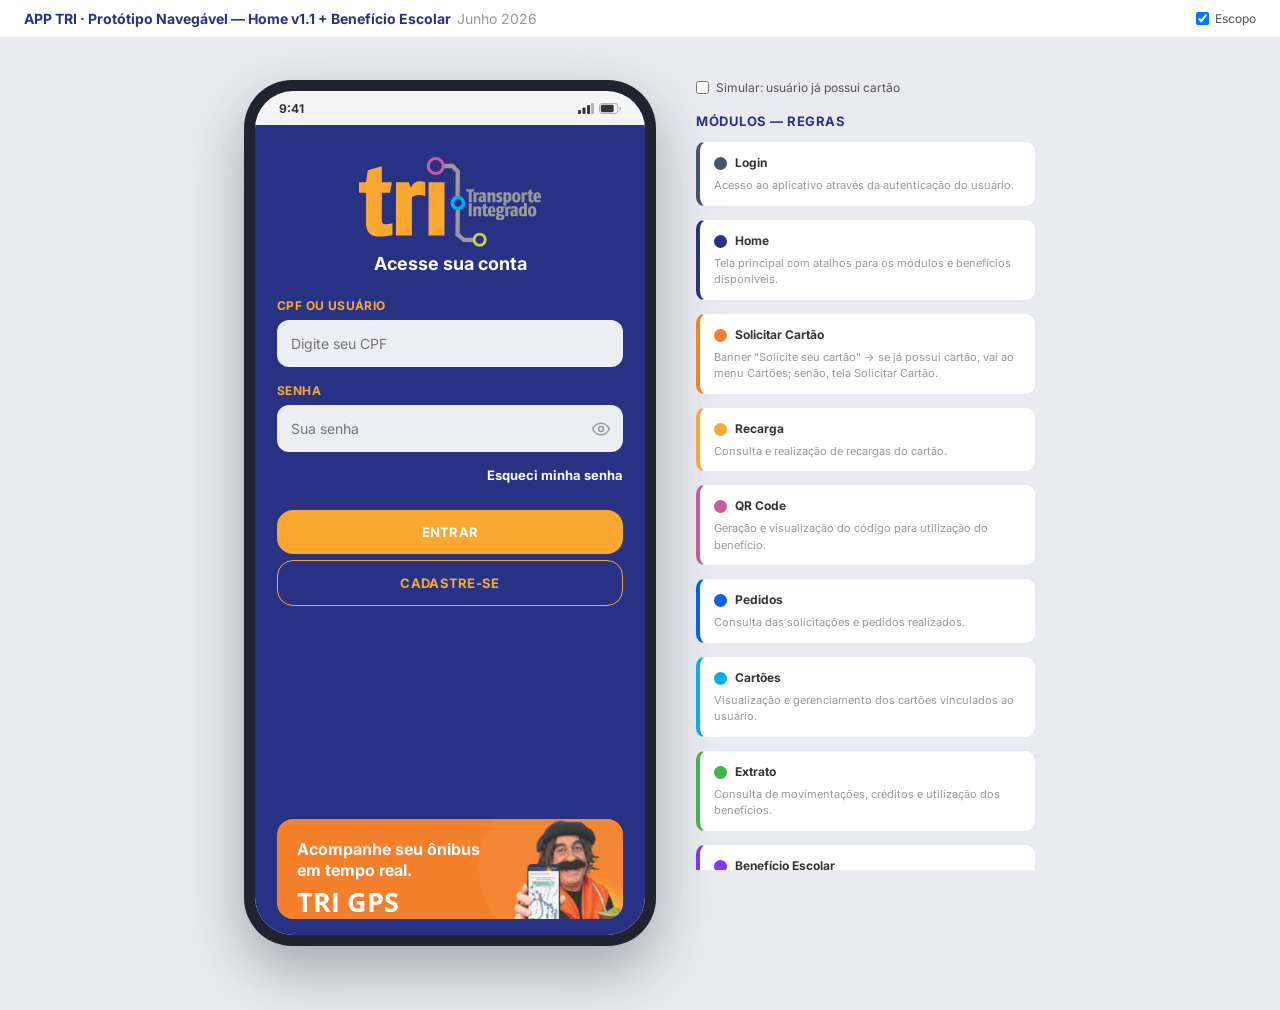
<file: index.html>
<!DOCTYPE html>
<html lang="pt-BR" xmlns="http://www.w3.org/1999/html" xmlns="http://www.w3.org/1999/html">

<head>
  <meta charset="UTF-8">
  <meta name="viewport" content="width=device-width, initial-scale=1.0">
  <title>APP TRI — Protótipo Navegável · Home v1.1 + Benefício Escolar</title>

  <!-- ══════════════════════════════════════════════════════════════════════
     PROTÓTIPO APP TRI — estrutura MVC
     • VIEW ........ este arquivo (marcação das telas, um bloco por view)
     • ESTILO ...... css/ em camadas (1-tokens → 2-layout → 3-componentes → 4-modulos)
     • MODELO ...... js/modelos/dados.js (dados e regras ilustrativas)
     • CONTROLE .... js/controladores/*.js (um por módulo)
     • NÚCLEO ...... js/nucleo/ (roteador, modal, formato)
     Os onclick chamam a fachada global definida em js/app.js.
     ══════════════════════════════════════════════════════════════════════ -->

  <link rel="preconnect" href="https://fonts.googleapis.com">
  <link rel="preconnect" href="https://fonts.gstatic.com" crossorigin>
  <link
    href="https://fonts.googleapis.com/css2?family=Inter:wght@400;700&family=Roboto:wght@400;700&family=Open+Sans+Condensed:wght@700&display=swap"
    rel="stylesheet">

  <link rel="stylesheet" href="css/1-tokens.css">
  <link rel="stylesheet" href="css/2-layout.css">
  <link rel="stylesheet" href="css/3-componentes.css">
  <link rel="stylesheet" href="css/4-modulos.css">
</head>

<body>

  <div class="page-head">
    <h1>APP TRI · Protótipo Navegável — Home v1.1 + Benefício Escolar &nbsp;<span
        style="font-weight:400;color:#97999B">Junho 2026</span></h1>
    <label><input type="checkbox" id="toggle" checked> Escopo</label>
  </div>

  <div class="wrap">

    <!-- ════════════════ TELA ════════════════ -->
    <div class="phone">
      <div class="screen" id="telaApp">

        <div class="statusbar">
          <span>9:41</span>
          <span style="display:flex;gap:5px;align-items:center">
            <svg width="16" height="11" viewBox="0 0 16 11" fill="currentColor">
              <rect x="0" y="7" width="3" height="4" rx="1" />
              <rect x="4.5" y="4.5" width="3" height="6.5" rx="1" />
              <rect x="9" y="2" width="3" height="9" rx="1" />
              <rect x="13" y="0" width="3" height="11" rx="1" opacity=".35" />
            </svg>
            <svg width="22" height="11" viewBox="0 0 24 12" fill="none">
              <rect x=".5" y=".5" width="20" height="11" rx="3" stroke="currentColor" opacity=".4" />
              <rect x="2" y="2" width="14" height="8" rx="1.5" fill="currentColor" />
              <path d="M22.5 4v4c1-.3 1.5-1 1.5-2s-.5-1.7-1.5-2z" fill="currentColor" opacity=".4" />
            </svg>
          </span>
        </div>

        <!-- AppBar da Home -->
        <div class="appbar" id="appbarHome">
          <img class="logo" src="./assets/icons/logo_tri.svg" alt="TRI">
          <div class="spacer"></div>
          <svg class="bell" style="cursor:pointer" onclick="abrirNotificacoes()" viewBox="0 0 24 24" fill="none"
            stroke="currentColor" stroke-width="1.8" stroke-linecap="round" stroke-linejoin="round">
            <path d="M18 8a6 6 0 0 0-12 0c0 7-3 9-3 9h18s-3-2-3-9" />
            <path d="M13.7 21a2 2 0 0 1-3.4 0" />
          </svg>
          <div class="who">
            <div class="hi">Bom dia,</div>
            <div class="name">Gabriel</div>
          </div>
          <div class="avatar" onclick="abrirMenu()" role="button" aria-label="Abrir menu">GD</div>
        </div>

        <!-- AppBar do fluxo: voltar + título central + início (réplica do app atual) -->
        <div class="appbar-flow" id="appbarFluxo">
          <button class="icone-btn" onclick="voltar()" aria-label="Voltar">‹</button>
          <div class="titulo-fluxo" id="tituloFluxo">Escolar</div>
          <button class="icone-btn" onclick="reiniciarPrototipo()" aria-label="Início">
            <svg viewBox="0 0 24 24" fill="none" stroke="currentColor" stroke-width="2" stroke-linecap="round"
              stroke-linejoin="round">
              <path d="M3 10.5 12 3l9 7.5" />
              <path d="M5 9.5V21h14V9.5" />
            </svg>
          </button>
        </div>

        <div class="content">

          <!-- ═══════════ VIEW: LOGIN (entrada do app) ═══════════ -->
          <div class="view active" id="view-login">
            <div class="login-form">
              <div class="login-logo"><img src="./assets/icons/logo_tri.svg" alt="TRI Transporte Integrado"></div>
              <div class="login-titulo">Acesse sua conta</div>

              <div class="login-campo">
                <label>CPF ou usuário</label>
                <input id="loginUsuario" placeholder="Digite seu CPF" inputmode="numeric">
              </div>

              <div class="login-campo">
                <label>Senha</label>
                <div class="input-senha">
                  <input id="loginSenha" type="password" placeholder="Sua senha">
                  <button type="button" onclick="toggleSenha()" aria-label="Mostrar/ocultar senha">
                    <svg width="20" height="20" viewBox="0 0 24 24" fill="none" stroke="currentColor" stroke-width="1.8"
                      stroke-linecap="round" stroke-linejoin="round">
                      <path d="M2 12s3.5-7 10-7 10 7 10 7-3.5 7-10 7-10-7-10-7z" />
                      <circle cx="12" cy="12" r="3" />
                    </svg>
                  </button>
                </div>
              </div>

              <div class="login-esqueci"><a onclick="modalForaEscopo('Recuperação de Senha')">Esqueci minha senha</a>
              </div>

              <button class="btn primario" onclick="entrar()">Entrar</button>
              <button class="btn contorno" onclick="modalForaEscopo('Cadastro')">Cadastre-se</button>
            </div>

            <!-- propaganda Tri GPS no rodapé -->
            <div class="banner-gps promo">
              <h3>Acompanhe seu ônibus em tempo real.</h3>
              <div class="gps-label">TRI GPS</div>
              <button class="cta cta-glass" onclick="modalForaEscopo('Tri GPS')">Acesse o Tri GPS <span
                  class="arr">➜</span></button>
              <img src="./assets/images/banner_gps.png" alt="Tri GPS">
            </div>
          </div>

          <!-- ═══════════ VIEW: HOME (v1.1) ═══════════ -->
          <div class="view" id="view-home">

            <div class="banner-cartao">
              <h3>Você ainda não tem um cartão TRI?</h3>
              <button class="cta cta-amber" onclick="solicitarCartao()">Solicite agora seu cartão <span
                  class="arr">➜</span></button>
              <img src="./assets/images/banner_cartao2.png" alt="Cartão TRI">
            </div>

            <div class="banner-gps">
              <h3>Acompanhe seu ônibus em tempo real.</h3>
              <div class="gps-label">TRI GPS</div>
              <button class="cta cta-glass" onclick="modalForaEscopo('Tri GPS')">Acesse o Tri GPS <span
                  class="arr">➜</span></button>
              <img src="./assets/images/banner_gps.png" alt="Tri GPS">
            </div>

            <div class="section-title">Ações rápidas</div>
            <div class="grid">

              <button class="card" onclick="navegar('recargaTipo')">
                <img src="./assets/icons/ic_recarga.png" alt="">
                <div class="label">Recarga</div>
                <div class="desc">Adicione créditos ao seu cartão.</div>
              </button>

              <button class="card" onclick="abrirQrCodes()">
                <img src="./assets/icons/ic_qrcode.png" alt="">
                <div class="label">QR Code</div>
                <div class="desc">Compre e use QR Codes avulsos.</div>
              </button>

              <button class="card" onclick="abrirPedidos()">
                <img src="./assets/icons/ic_pedidos.png" alt="">
                <div class="label">Pedidos</div>
                <div class="desc">Acompanhe seus pedidos de recarga.</div>
              </button>

              <button class="card" onclick="abrirCartoes()">
                <img src="./assets/icons/ic_cartoes.png" alt="">
                <div class="label">Cartões</div>
                <div class="desc">Gerencie seus cartões, ativos ou cancelados.</div>
              </button>

              <button class="card" onclick="abrirExtrato()">
                <img src="./assets/icons/ic_extrato.png" alt="">
                <div class="label">Extrato</div>
                <div class="desc">Consulte os últimos usos e o saldo do seu cartão.</div>
              </button>

              <button class="card novo-item" onclick="navegar('perfis')">
                <img src="./assets/icons/ic_beneficios.png" alt="">
                <div class="label">Benefícios</div>
                <div class="desc">Solicite o benefício escolar.</div>
              </button>

            </div>

            <div class="tip">
              <div class="ico">
                <svg viewBox="0 0 24 24" fill="none" stroke="currentColor" stroke-width="1.8" stroke-linecap="round"
                  stroke-linejoin="round">
                  <path d="M9 18h6" />
                  <path d="M10 22h4" />
                  <path d="M12 2a7 7 0 0 0-4 12.7c.6.5 1 1.4 1 2.3h6c0-.9.4-1.8 1-2.3A7 7 0 0 0 12 2z" />
                </svg>
              </div>
              <div>
                <h4>Dica</h4>
                <p>Fez uma recarga? Os créditos são carregados no validador pelo
                  <span class="hl">sinal 4G do coletivo</span> e podem levar
                  <span class="hl">cerca de 30 min</span> para ficar disponíveis após a
                  confirmação do pagamento.
                </p>
              </div>
            </div>
            <div class="footnote">*O tempo pode variar conforme a disponibilidade de sinal no veículo.</div>

          </div>

          <!-- ═══════════ RECARGA: TIPO (1ª tela, adaptada: cartões em vez do QRCode) ═══════════ -->
          <div class="view fluxo" id="view-recargaTipo">
            <h2 class="titulo-grande">Qual tipo de passagem deseja comprar?</h2>

            <button class="cartao-mini mini-antecipada" onclick="selecionarRecarga('Passagem Antecipada')">
              <span class="chip-mini" aria-hidden="true"></span>
              <span class="marca" aria-hidden="true">tri</span>
              <span class="nome">Passagem Antecipada</span>
            </button>

            <button class="cartao-mini mini-vale" onclick="selecionarRecarga('Vale Transporte')">
              <span class="chip-mini" aria-hidden="true"></span>
              <span class="marca" aria-hidden="true">tri</span>
              <span class="nome">Vale Transporte</span>
            </button>

            <button class="cartao-mini mini-escolar" onclick="selecionarRecarga('Escolar')">
              <span class="chip-mini" aria-hidden="true"></span>
              <span class="marca" aria-hidden="true">tri</span>
              <span class="nome">Escolar</span>
            </button>
          </div>

          <!-- ═══════════ RECARGA: VALOR ═══════════ -->
          <div class="view fluxo" id="view-recargaValor">
            <h2 class="titulo-grande">Qual o valor da recarga?</h2>

            <div class="info-produto">
              <div class="prod" id="produtoLabel">Produto P. A.</div>
              <div class="linha">Cartão 98.04.02038765-6</div>
              <div class="mini">Recarga mínima R$ 20,00</div>
              <div class="mini">Recarga máxima R$ 1.440,00</div>
            </div>

            <button class="btn-valor" onclick="escolherValor(20)">R$ 20,00</button>
            <button class="btn-valor" onclick="escolherValor(50)">R$ 50,00</button>
            <button class="btn-valor" onclick="escolherValor(100)">R$ 100,00</button>

            <div class="input-valor">
              <input id="valorLivre" placeholder="R$ 0,00" inputmode="decimal" aria-label="Valor da recarga">
              <button class="ir" onclick="confirmarValorLivre()" aria-label="Avançar">›</button>
            </div>
          </div>

          <!-- ═══════════ RECARGA: PAGAMENTO ═══════════ -->
          <div class="view fluxo" id="view-recargaPagamento">
            <h2 class="titulo-grande">Qual a forma de pagamento?</h2>

            <div class="info-produto">
              <div class="prod" id="produtoLabelPag">Produto P. A.</div>
              <div class="linha">Cartão 98.04.02038765-6</div>
              <div class="mini">Recarga mínima R$ 20,00</div>
              <div class="mini">Recarga máxima R$ 1.440,00</div>
            </div>

            <!-- PIX -->
            <div class="metodo-pgto">
              <span class="metodo-logo" aria-hidden="true">
                <svg viewBox="0 0 48 48">
                  <g fill="#32BCAD">
                    <rect x="14" y="14" width="20" height="20" rx="5" transform="rotate(45 24 24)" />
                  </g>
                  <circle cx="39" cy="10" r="2.6" fill="#32BCAD" />
                </svg>
              </span>
              <div class="metodo-txt">
                <div class="metodo-nome">PIX</div>
                <div class="metodo-valores">Taxa <b>R$ 0,00</b><br>Valor Total <b id="totalPix">R$ 0,00</b></div>
              </div>
              <button class="btn azul" onclick="pagar('pix')">Pagar</button>
            </div>

            <!-- Cartão de Crédito -->
            <div class="metodo-pgto">
              <span class="metodo-logo" aria-hidden="true">
                <svg viewBox="0 0 24 24" fill="none" stroke="var(--primary)" stroke-width="1.8" stroke-linecap="round"
                  stroke-linejoin="round">
                  <rect x="2.5" y="5" width="19" height="14" rx="2.5" />
                  <path d="M2.5 9.5h19" />
                  <path d="M6 15h4" />
                </svg>
              </span>
              <div class="metodo-txt">
                <div class="metodo-nome">Cartão de Crédito</div>
                <div class="metodo-valores">Taxa <b>R$ 1,00</b><br>Valor Total <b id="totalCredito">R$ 0,00</b></div>
              </div>
              <button class="btn azul" onclick="pagar('credito')">Pagar</button>
            </div>

            <!-- Boleto -->
            <div class="metodo-pgto">
              <span class="metodo-logo" aria-hidden="true">
                <svg viewBox="0 0 24 24" fill="none" stroke="var(--primary)" stroke-width="1.6" stroke-linecap="round">
                  <path d="M4 5v14M7 5v14M10 5v14M13.5 5v14M17 5v14M20 5v14" opacity=".9" />
                </svg>
              </span>
              <div class="metodo-txt">
                <div class="metodo-nome">Boleto</div>
                <div class="metodo-valores">Taxa <b>R$ 2,50</b><br>Valor Total <b id="totalBoleto">R$ 0,00</b></div>
              </div>
              <button class="btn azul" onclick="pagar('boleto')">Pagar</button>
            </div>

            <p class="nota-uso">Recarga em 30 minutos nos ônibus de Porto Alegre (eventualmente o prazo pode variar) ao
              aproximar o cartão no validador do ônibus.</p>
          </div>

          <!-- ═══════════ RECARGA: PEDIDO (PIX) — compartilhado com QR/Pedidos ═══════════ -->
          <div class="view fluxo" id="view-recargaPedido">
            <div class="pix-logo" style="margin-top:6px">
              <svg width="36" height="36" viewBox="0 0 48 48" aria-hidden="true">
                <g fill="#32BCAD">
                  <rect x="13" y="13" width="22" height="22" rx="6" transform="rotate(45 24 24)" />
                </g>
                <circle cx="40" cy="9" r="3" fill="#32BCAD" />
              </svg>
              <div class="letras" style="font-size:24px">pix<small>powered by <b>Banco Central</b></small></div>
            </div>

            <div class="qr-fake" id="qrFake" aria-label="QR Code PIX (ilustrativo)"></div>

            <div class="valor-central">Número do pedido: 27994157</div>
            <div class="valor-central" style="font-size:17px;margin:4px 0 14px">Valor: <span id="valorPedido">R$
                0,00</span></div>

            <div class="pill-expira">
              <svg width="16" height="16" viewBox="0 0 24 24" fill="none" stroke="currentColor" stroke-width="1.8"
                stroke-linecap="round">
                <circle cx="12" cy="12" r="9" />
                <path d="M12 7v5l3 2" />
              </svg>
              Expira em: 11/06/2026 12:03
            </div>

            <button class="btn azul" id="btnCopiarChave" onclick="copiarChave()">Copiar chave</button>

            <div class="chave-box"><span>00020101021226850014br.gov.bcb.pix2563qrcode.tri...</span><b>›</b></div>

            <div class="opcoes-pix">
              <div class="tit">Você pode fazer uma das opções:</div>
              <p>Copie e cole a chave PIX no campo "PIX copia e cola" no app do seu banco.</p>
              <div class="divisor-ou">OU</div>
              <p>Escaneie o Qr Code acima no app do seu banco.</p>
            </div>

            <button class="btn-contorno" style="margin-top:16px" onclick="retornarMenu()">← Retornar ao menu</button>
          </div>

          <!-- ═══════════ QR CODES TRI (lista) ═══════════ -->
          <div class="view fluxo" id="view-qrcodes">

            <!-- botão de compra (acima do aviso "Exibindo dados on-line") -->
            <button class="qr-comprar" onclick="navegar('qrViajar')">
              <span class="ico-qr" aria-hidden="true">
                <svg viewBox="0 0 24 24" fill="none" stroke="currentColor" stroke-width="1.6" stroke-linecap="round">
                  <rect x="3" y="3" width="7" height="7" rx="1" />
                  <rect x="14" y="3" width="7" height="7" rx="1" />
                  <rect x="3" y="14" width="7" height="7" rx="1" />
                  <path d="M14 14h3v3h-3zM18 18h3v3h-3z" />
                </svg>
              </span>
              <span class="txt">
                <strong>Passagem Avulsa QRCode</strong>
                <span>Compre uma nova passagem avulsa.</span>
              </span>
              <span class="mais" aria-hidden="true">+</span>
            </button>

            <span class="badge-online">Exibindo dados on-line</span>

            <div class="qr-tabs">
              <button class="qr-tab ativa" id="qrTabDisp" onclick="mostrarTabQr('disponiveis')">
                <svg viewBox="0 0 24 24" fill="none" stroke="currentColor" stroke-width="1.6" stroke-linecap="round">
                  <rect x="3" y="3" width="7" height="7" rx="1" />
                  <rect x="14" y="3" width="7" height="7" rx="1" />
                  <rect x="3" y="14" width="7" height="7" rx="1" />
                  <path d="M14 14h3v3h-3zM18 18h3v3h-3z" />
                </svg>
                Disponíveis
              </button>
              <button class="qr-tab" id="qrTabUtil" onclick="mostrarTabQr('utilizados')">
                <svg viewBox="0 0 24 24" fill="none" stroke="currentColor" stroke-width="1.6" stroke-linecap="round"
                  stroke-linejoin="round">
                  <rect x="3" y="3" width="8" height="8" rx="1" />
                  <rect x="13" y="3" width="8" height="8" rx="1" />
                  <rect x="3" y="13" width="8" height="8" rx="1" />
                  <path d="m13.5 17 2 2 4-4" />
                </svg>
                Utilizados
              </button>
            </div>

            <!-- aba Disponíveis -->
            <div id="qrListaDisp">
              <div class="qr-card" id="qrCardDisp">
                <div class="dados">
                  <div class="rotulo">Uso liberado em:</div>
                  <div class="destaque">10/03/2026 09:42</div>
                  <div class="ref">QRCODE Nº 22895357</div>
                  <div class="ref">PEDIDO Nº 26238426</div>
                </div>
                <div class="qr-mini" id="qrMiniDisp" aria-hidden="true"></div>
              </div>
            </div>

            <!-- aba Utilizados -->
            <div id="qrListaUtil" class="oculto">
              <div class="qr-card">
                <div class="dados">
                  <div class="rotulo">Uso liberado em:</div>
                  <div class="destaque">01/08/2025 17:57</div>
                  <div class="rotulo">Usado em:</div>
                  <div class="destaque">07/08/2025 18:26</div>
                  <div class="ref">QRCODE Nº 13836787</div>
                  <div class="ref">PEDIDO Nº 0</div>
                </div>
                <div class="qr-mini" id="qrMiniUtil" aria-hidden="true"></div>
              </div>
            </div>
          </div>

          <!-- ═══════════ QR: COMO VOCÊ IRÁ VIAJAR? ═══════════ -->
          <div class="view fluxo" id="view-qrViajar">
            <h2 class="titulo-grande">Como você irá viajar?</h2>
            <button class="opcao-ilustrada" onclick="navegar('qrTipo')">
              <span class="bus-art" aria-hidden="true">
                <svg viewBox="0 0 200 92" xmlns="http://www.w3.org/2000/svg">
                  <rect x="10" y="14" width="180" height="52" rx="14" fill="#C7CDD6" />
                  <rect x="22" y="23" width="150" height="22" rx="6" fill="#A9DED6" />
                  <line x1="60" y1="23" x2="60" y2="45" stroke="#C7CDD6" stroke-width="3" />
                  <line x1="98" y1="23" x2="98" y2="45" stroke="#C7CDD6" stroke-width="3" />
                  <line x1="136" y1="23" x2="136" y2="45" stroke="#C7CDD6" stroke-width="3" />
                  <rect x="14" y="52" width="172" height="6" fill="#9AA1AD" />
                  <rect x="180" y="26" width="8" height="20" rx="2" fill="#E04A4A" />
                  <circle cx="56" cy="68" r="12" fill="#3A3F4A" />
                  <circle cx="56" cy="68" r="5" fill="#C7CDD6" />
                  <circle cx="150" cy="68" r="12" fill="#3A3F4A" />
                  <circle cx="150" cy="68" r="5" fill="#C7CDD6" />
                </svg>
              </span>
              <span class="legenda-ilustrada">Exclusivo Ônibus Porto<br>Alegre</span>
            </button>
          </div>

          <!-- ═══════════ QR: TIPO DE PASSAGEM ═══════════ -->
          <div class="view fluxo" id="view-qrTipo">
            <h2 class="titulo-grande">Qual tipo de passagem deseja comprar?</h2>
            <button class="opcao-ilustrada" onclick="navegar('qrQtd')">
              <span class="ico-qr-grande" aria-hidden="true">
                <svg viewBox="0 0 24 24" fill="none" stroke="currentColor" stroke-width="1.5" stroke-linecap="round">
                  <rect x="3" y="3" width="7" height="7" rx="1" />
                  <rect x="14" y="3" width="7" height="7" rx="1" />
                  <rect x="3" y="14" width="7" height="7" rx="1" />
                  <path d="M14 14h3v3h-3zM18 18h3v3h-3z" />
                </svg>
              </span>
              <span class="legenda-ilustrada">Passagem Avulsa<br>QRCode</span>
            </button>
          </div>

          <!-- ═══════════ QR: QUANTIDADE DE PASSAGENS AVULSAS ═══════════ -->
          <div class="view fluxo" id="view-qrQtd">
            <h2 class="titulo-grande">Quantas Passagens Avulsas QRCode você deseja comprar?</h2>

            <div class="num-grid" id="numGridQr">
              <button class="num-btn" onclick="escolherQtdQr(1,this)">1</button>
              <button class="num-btn" onclick="escolherQtdQr(2,this)">2</button>
              <button class="num-btn" onclick="escolherQtdQr(3,this)">3</button>
              <button class="num-btn" onclick="escolherQtdQr(4,this)">4</button>
              <button class="num-btn" onclick="escolherQtdQr(5,this)">5</button>
              <button class="num-btn" onclick="escolherQtdQr(6,this)">6</button>
              <button class="num-btn" onclick="escolherQtdQr(7,this)">7</button>
              <button class="num-btn" onclick="escolherQtdQr(8,this)">8</button>
              <button class="num-btn" onclick="escolherQtdQr(9,this)">9</button>
              <button class="num-btn dez" onclick="escolherQtdQr(10,this)">10</button>
            </div>

            <div class="resumo-laranja">
              Quantidade desejada: <span id="qtdQrLabel">0</span><br>
              <b>Resumo do pedido: <span id="totalQrLabel">R$ 0,00</span></b>
            </div>

            <button class="btn primario" id="btnAvancarQr" onclick="irPagamentoQr()" disabled>Avançar</button>
          </div>

          <!-- ═══════════ QR: PAGAMENTO ═══════════ -->
          <div class="view fluxo" id="view-qrPagamento">
            <h2 class="titulo-grande">Qual a forma de pagamento?</h2>

            <div class="info-produto">
              <div class="prod">Passagem Avulsa QRCode</div>
              <div class="linha">Quantidade: <span id="qtdQrPag">0</span></div>
              <div class="mini">Disponível para uso em até 30 minutos.</div>
            </div>

            <!-- PIX -->
            <div class="metodo-pgto">
              <span class="metodo-logo" aria-hidden="true">
                <svg viewBox="0 0 48 48">
                  <g fill="#32BCAD">
                    <rect x="14" y="14" width="20" height="20" rx="5" transform="rotate(45 24 24)" />
                  </g>
                  <circle cx="39" cy="10" r="2.6" fill="#32BCAD" />
                </svg>
              </span>
              <div class="metodo-txt">
                <div class="metodo-nome">PIX</div>
                <div class="metodo-valores">Taxa <b>R$ 0,00</b><br>Valor Total <b id="totalQrPix">R$ 0,00</b></div>
              </div>
              <button class="btn azul" onclick="pagarQr('pix')">Pagar</button>
            </div>

            <!-- Cartão de Crédito -->
            <div class="metodo-pgto">
              <span class="metodo-logo" aria-hidden="true">
                <svg viewBox="0 0 24 24" fill="none" stroke="var(--primary)" stroke-width="1.8" stroke-linecap="round"
                  stroke-linejoin="round">
                  <rect x="2.5" y="5" width="19" height="14" rx="2.5" />
                  <path d="M2.5 9.5h19" />
                  <path d="M6 15h4" />
                </svg>
              </span>
              <div class="metodo-txt">
                <div class="metodo-nome">Cartão de Crédito</div>
                <div class="metodo-valores">Taxa <b>R$ 1,00</b><br>Valor Total <b id="totalQrCredito">R$ 0,00</b></div>
              </div>
              <button class="btn azul" onclick="pagarQr('credito')">Pagar</button>
            </div>

            <!-- Boleto -->
            <div class="metodo-pgto">
              <span class="metodo-logo" aria-hidden="true">
                <svg viewBox="0 0 24 24" fill="none" stroke="var(--primary)" stroke-width="1.6" stroke-linecap="round">
                  <path d="M4 5v14M7 5v14M10 5v14M13.5 5v14M17 5v14M20 5v14" opacity=".9" />
                </svg>
              </span>
              <div class="metodo-txt">
                <div class="metodo-nome">Boleto</div>
                <div class="metodo-valores">Taxa <b>R$ 2,50</b><br>Valor Total <b id="totalQrBoleto">R$ 0,00</b></div>
              </div>
              <button class="btn azul" onclick="pagarQr('boleto')">Pagar</button>
            </div>

            <p class="nota-uso">Disponível para o uso em até 30 minutos nos ônibus de Porto Alegre.</p>
          </div>

          <!-- ═══════════ PEDIDOS (lista com abas) ═══════════ -->
          <div class="view fluxo" id="view-pedidos">
            <div class="pedidos-tabs">
              <button class="ped-tab ativa" id="ped-tab-aberto" onclick="mostrarTabPedidos('aberto')">
                <svg viewBox="0 0 24 24" fill="none" stroke="currentColor" stroke-width="1.8" stroke-linecap="round">
                  <path d="M4 6h16M4 12h16M4 18h10" />
                </svg>
                Em aberto
              </button>
              <button class="ped-tab" id="ped-tab-pagos" onclick="mostrarTabPedidos('pagos')">
                <svg viewBox="0 0 24 24" fill="none" stroke="currentColor" stroke-width="1.8" stroke-linecap="round"
                  stroke-linejoin="round">
                  <path d="M6 3h12v18l-3-2-3 2-3-2-3 2V3z" />
                  <path d="M9 8h6M9 12h6" />
                </svg>
                Pagos
              </button>
              <button class="ped-tab" id="ped-tab-cancelados" onclick="mostrarTabPedidos('cancelados')">
                <svg viewBox="0 0 24 24" fill="none" stroke="currentColor" stroke-width="1.8" stroke-linecap="round"
                  stroke-linejoin="round">
                  <rect x="4" y="4" width="16" height="16" rx="2" />
                  <path d="M9 9l6 6M15 9l-6 6" />
                </svg>
                Cancelados
              </button>
            </div>

            <!-- Em aberto -->
            <div id="ped-lista-aberto">
              <div class="pedido-card">
                <div class="num">27994157</div>
                <div class="produto">QRCODE POA</div>
                <div class="data">Data da solicitação: 11/06/2026 11:33</div>
                <span class="pedido-badge aberto">Aguardando Confirmação</span>
                <button class="btn-detalhe" onclick="abrirDetalhe('27994157')">Detalhe</button>
              </div>
            </div>

            <!-- Pagos -->
            <div id="ped-lista-pagos" class="oculto">
              <div class="pedido-card">
                <div class="num">26238426</div>
                <div class="produto">QRCODE POA</div>
                <div class="data">Data da solicitação: 10/03/2026 09:42</div>
                <span class="pedido-badge pago">Liberado</span>
                <button class="btn-detalhe" onclick="abrirDetalhe('26238426')">Detalhe</button>
              </div>
              <div class="pedido-card">
                <div class="num">22855607</div>
                <div class="produto">QRCODE POA</div>
                <div class="data">Data da solicitação: 07/08/2025 16:51</div>
                <span class="pedido-badge pago">Liberado</span>
                <button class="btn-detalhe" onclick="abrirDetalhe('22855607')">Detalhe</button>
              </div>
            </div>

            <!-- Cancelados -->
            <div id="ped-lista-cancelados" class="oculto">
              <div class="pedido-card">
                <div class="num">27479345</div>
                <div class="produto">QRCODE POA</div>
                <div class="data">Data da solicitação: 15/05/2026 10:05</div>
                <span class="pedido-badge excluido">Excluído</span>
                <button class="btn-detalhe" onclick="abrirDetalhe('27479345')">Detalhe</button>
              </div>
              <div class="pedido-card">
                <div class="num">27254632</div>
                <div class="produto">QRCODE POA</div>
                <div class="data">Data da solicitação: 04/05/2026 16:26</div>
                <span class="pedido-badge excluido">Excluído</span>
                <button class="btn-detalhe" onclick="abrirDetalhe('27254632')">Detalhe</button>
              </div>
              <div class="pedido-card">
                <div class="num">26154683</div>
                <div class="produto">QRCODE POA</div>
                <div class="data">Data da solicitação: 05/03/2026 14:17</div>
                <span class="pedido-badge excluido">Excluído</span>
                <button class="btn-detalhe" onclick="abrirDetalhe('26154683')">Detalhe</button>
              </div>
            </div>
          </div>

          <!-- ═══════════ PEDIDO — DETALHE ═══════════ -->
          <div class="view fluxo" id="view-pedidoDetalhe">
            <div class="detalhe-card">
              <div class="detalhe-topo">
                <div class="pnum" id="detNum">Pedido: 27994157</div>
                <div class="pprod">Produto: QR Code TRI</div>
              </div>
              <div class="detalhe-corpo">
                <div class="detalhe-linha">
                  <svg viewBox="0 0 24 24" fill="none" stroke="currentColor" stroke-width="1.8" stroke-linecap="round"
                    stroke-linejoin="round">
                    <rect x="3" y="4.5" width="18" height="16" rx="2" />
                    <path d="M3 9h18M8 2.5v4M16 2.5v4" />
                  </svg>
                  <span>Data da solicitação: <span id="detData"></span></span>
                </div>
                <div class="detalhe-linha">
                  <svg viewBox="0 0 24 24" fill="none" stroke="currentColor" stroke-width="1.8" stroke-linecap="round"
                    stroke-linejoin="round">
                    <circle cx="12" cy="12" r="9" />
                    <path
                      d="M14.5 9c-.5-.8-1.4-1.2-2.5-1.2-1.3 0-2.3.7-2.3 1.7 0 2.4 5 1.1 5 3.5 0 1-1 1.7-2.5 1.7-1.2 0-2.2-.5-2.7-1.3M12 6.5v11" />
                  </svg>
                  <span>Valor do pedido: <span id="detValor"></span></span>
                </div>
                <div class="detalhe-linha">
                  <svg viewBox="0 0 24 24" fill="none" stroke="currentColor" stroke-width="1.8" stroke-linecap="round"
                    stroke-linejoin="round">
                    <circle cx="12" cy="12" r="9" />
                    <path d="M12 11v5" />
                    <path d="M12 8h.01" />
                  </svg>
                  <span>Situação: <span id="detSituacao"></span></span>
                </div>
                <div class="detalhe-linha titulo">
                  <svg viewBox="0 0 24 24" fill="none" stroke="currentColor" stroke-width="1.8" stroke-linecap="round">
                    <path d="M8 6h13M8 12h13M8 18h13M3.5 6h.01M3.5 12h.01M3.5 18h.01" />
                  </svg>
                  <span>Resumo do Pedido:</span>
                </div>
                <div class="detalhe-linha">
                  <svg viewBox="0 0 24 24" fill="none" stroke="currentColor" stroke-width="1.8" stroke-linecap="round"
                    stroke-linejoin="round">
                    <path d="M12 3 2 20h20L12 3z" />
                    <path d="M12 10v4M12 17h.01" />
                  </svg>
                  <span>Saldo devedor: R$ 0,00</span>
                </div>
                <div class="detalhe-linha">
                  <svg viewBox="0 0 24 24" fill="none" stroke="currentColor" stroke-width="1.8" stroke-linecap="round"
                    stroke-linejoin="round">
                    <path
                      d="M3 8a2 2 0 0 1 2-2h14a2 2 0 0 1 2 2v2a2 2 0 0 0 0 4v2a2 2 0 0 1-2 2H5a2 2 0 0 1-2-2v-2a2 2 0 0 0 0-4V8z" />
                    <path d="M14 6v12" stroke-dasharray="2 2" />
                  </svg>
                  <span>Quantidade de passagens: <span id="detQtd"></span></span>
                </div>
                <div class="detalhe-linha">
                  <svg viewBox="0 0 24 24" fill="none" stroke="currentColor" stroke-width="1.8" stroke-linecap="round"
                    stroke-linejoin="round">
                    <rect x="4" y="3" width="16" height="18" rx="2" />
                    <path d="M8 7h8M8 12h2M12 12h2M8 16h2M12 16h2" />
                  </svg>
                  <span>Total do pedido: <span id="detTotal"></span></span>
                </div>
                <div class="detalhe-acoes" id="detAcoes">
                  <button class="btn azul" onclick="pagarPedido()">Pagar</button>
                  <button class="btn aguarde" disabled>Aguarde 307s</button>
                </div>
              </div>
            </div>
            <div class="nota-loja">Para mais informações de usos, somente na Loja Central do TRI.</div>
          </div>

          <!-- ═══════════ NOTIFICAÇÕES ═══════════ -->
          <div class="view fluxo" id="view-notificacoes">
            <div class="notif-card">
              <h4>Dica de verão!</h4>
              <p>Saiba quais ônibus têm ar-condicionado pelo app TRI GPS. Basta selecionar a
                linha desejada e se possui o ícone *.</p>
              <div class="data">15/01/2026 18:46</div>
            </div>

            <div class="notif-card">
              <h4>Aviso!</h4>
              <p>Nossas linhas estão indisponíveis, Call center temporariamente inoperante.
                Precisando dos nossos serviços acesse www.tripoa.net.br ou app do cartão TRI.</p>
              <div class="data">04/12/2025 15:07</div>
            </div>

            <div class="notif-card">
              <h4>Atenção!</h4>
              <p>Hoje é o último dia de atendimento na Av. João Pessoa 1105. A partir de 27/10
                o TRI atenderá no Lg Visconde do Cairú 10!</p>
              <div class="data">24/10/2025 16:25</div>
            </div>

            <div class="notif-card">
              <h4>Atenção!</h4>
              <p>O serviço de telefonia do TRI está inoperante no momento. Para informações,
                cancelamento de cartão e pedido de segunda via acesse www.tripoa.net.br, app TRI
                ou tente mais tarde.</p>
              <div class="data">11/03/2025 15:09</div>
            </div>
          </div>

          <!-- ═══════════ EXTRATO (Saldo + Últimos usos) ═══════════ -->
          <div class="view fluxo" id="view-extrato">
            <div class="saldo-card">
              <div class="cartao-ref">
                <svg viewBox="0 0 24 24" fill="none" stroke="currentColor" stroke-width="1.8" stroke-linecap="round"
                  stroke-linejoin="round">
                  <rect x="2.5" y="5" width="19" height="14" rx="2.5" />
                  <path d="M2.5 9.5h19" />
                  <path d="M6 15h4" />
                </svg>
                Cartão 98.03.000000051-9
              </div>
              <div class="saldo-label">Saldo disponível</div>
              <div class="saldo-valor">R$ 24,80</div>
              <div class="saldo-breakdown">
                <div class="item">
                  <div class="t">Vale Transporte</div>
                  <div class="v">R$ 14,80</div>
                </div>
                <div class="item">
                  <div class="t">Pass. Antecipada</div>
                  <div class="v">R$ 10,00</div>
                </div>
              </div>
              <div class="saldo-atualizado">Atualizado em 12/06/2026 11:33</div>
            </div>

            <div class="extrato-secao">Últimos usos</div>

            <div class="uso-item">
              <span class="uso-ico" aria-hidden="true"><svg viewBox="0 0 24 24" fill="none" stroke="currentColor"
                  stroke-width="1.7" stroke-linecap="round" stroke-linejoin="round">
                  <rect x="4" y="3.5" width="16" height="13" rx="2" />
                  <path d="M4 10h16" />
                  <path d="M7 16.5v2.5M17 16.5v2.5" />
                  <circle cx="8" cy="13.2" r="1" />
                  <circle cx="16" cy="13.2" r="1" />
                </svg></span>
              <div class="uso-info">
                <div class="uso-linha">Linha 281 — Campo Novo / Centro</div>
                <div class="uso-meta">11/06/2026 18:42 · Vale Transporte</div>
              </div>
              <div class="uso-valor">- R$ 5,30</div>
            </div>

            <div class="uso-item">
              <span class="uso-ico" aria-hidden="true"><svg viewBox="0 0 24 24" fill="none" stroke="currentColor"
                  stroke-width="1.7" stroke-linecap="round" stroke-linejoin="round">
                  <rect x="4" y="3.5" width="16" height="13" rx="2" />
                  <path d="M4 10h16" />
                  <path d="M7 16.5v2.5M17 16.5v2.5" />
                  <circle cx="8" cy="13.2" r="1" />
                  <circle cx="16" cy="13.2" r="1" />
                </svg></span>
              <div class="uso-info">
                <div class="uso-linha">Linha T11 — Triângulo / Centro</div>
                <div class="uso-meta">11/06/2026 08:14 · Vale Transporte</div>
              </div>
              <div class="uso-valor">- R$ 5,30</div>
            </div>

            <div class="uso-item">
              <span class="uso-ico credito" aria-hidden="true"><svg viewBox="0 0 24 24" fill="none"
                  stroke="currentColor" stroke-width="1.8" stroke-linecap="round" stroke-linejoin="round">
                  <circle cx="12" cy="12" r="9" />
                  <path d="M12 16V8M8.5 11.5 12 8l3.5 3.5" />
                </svg></span>
              <div class="uso-info">
                <div class="uso-linha">Recarga via PIX</div>
                <div class="uso-meta">10/06/2026 19:05 · Crédito adicionado</div>
              </div>
              <div class="uso-valor credito">+ R$ 20,00</div>
            </div>

            <div class="uso-item">
              <span class="uso-ico" aria-hidden="true"><svg viewBox="0 0 24 24" fill="none" stroke="currentColor"
                  stroke-width="1.7" stroke-linecap="round" stroke-linejoin="round">
                  <rect x="4" y="3.5" width="16" height="13" rx="2" />
                  <path d="M4 10h16" />
                  <path d="M7 16.5v2.5M17 16.5v2.5" />
                  <circle cx="8" cy="13.2" r="1" />
                  <circle cx="16" cy="13.2" r="1" />
                </svg></span>
              <div class="uso-info">
                <div class="uso-linha">Linha 343 — Protásio Alves</div>
                <div class="uso-meta">09/06/2026 17:50 · Passagem Antecipada</div>
              </div>
              <div class="uso-valor">- R$ 5,30</div>
            </div>

            <div class="uso-item">
              <span class="uso-ico" aria-hidden="true"><svg viewBox="0 0 24 24" fill="none" stroke="currentColor"
                  stroke-width="1.7" stroke-linecap="round" stroke-linejoin="round">
                  <rect x="4" y="3.5" width="16" height="13" rx="2" />
                  <path d="M4 10h16" />
                  <path d="M7 16.5v2.5M17 16.5v2.5" />
                  <circle cx="8" cy="13.2" r="1" />
                  <circle cx="16" cy="13.2" r="1" />
                </svg></span>
              <div class="uso-info">
                <div class="uso-linha">Linha B43 — Lomba do Pinheiro</div>
                <div class="uso-meta">08/06/2026 07:33 · Vale Transporte</div>
              </div>
              <div class="uso-valor">- R$ 5,30</div>
            </div>
          </div>

          <!-- ═══════════ PERFIL ═══════════ -->
          <div class="view fluxo" id="view-perfil">
            <div class="perfil-topo">
              <div class="perfil-avatar">GD</div>
              <div class="perfil-id">
                <div class="nome">Giovana Dias</div>
                <div class="dado">CPF: ***.***.*89-00</div>
                <div class="dado">giovana@email.com</div>
              </div>
            </div>

            <div class="perfil-secao">Conta</div>

            <button class="perfil-opcao" onclick="modalForaEscopo('Dados pessoais')">
              <span class="ico" aria-hidden="true"><svg viewBox="0 0 24 24" fill="none" stroke="currentColor"
                  stroke-width="1.8" stroke-linecap="round" stroke-linejoin="round">
                  <circle cx="12" cy="8" r="4" />
                  <path d="M4 21c0-4 3.6-6.5 8-6.5s8 2.5 8 6.5" />
                </svg></span>
              <span class="txt"><strong>Dados pessoais</strong><span>Nome, CPF e data de nascimento</span></span>
              <span class="seta">›</span>
            </button>

            <button class="perfil-opcao" onclick="modalForaEscopo('Atualização de Contato')">
              <span class="ico" aria-hidden="true"><svg viewBox="0 0 24 24" fill="none" stroke="currentColor"
                  stroke-width="1.8" stroke-linecap="round" stroke-linejoin="round">
                  <rect x="3" y="5" width="18" height="14" rx="2" />
                  <path d="m3 7 9 6 9-6" />
                </svg></span>
              <span class="txt"><strong>Atualização de contato</strong><span>E-mail e telefone</span></span>
              <span class="seta">›</span>
            </button>

            <button class="perfil-opcao" onclick="modalForaEscopo('Endereço')">
              <span class="ico" aria-hidden="true"><svg viewBox="0 0 24 24" fill="none" stroke="currentColor"
                  stroke-width="1.8" stroke-linecap="round" stroke-linejoin="round">
                  <path d="M12 21s-7-5.5-7-11a7 7 0 0 1 14 0c0 5.5-7 11-7 11z" />
                  <circle cx="12" cy="10" r="2.5" />
                </svg></span>
              <span class="txt"><strong>Endereço</strong><span>Endereço de cadastro e entrega</span></span>
              <span class="seta">›</span>
            </button>

            <button class="perfil-opcao" onclick="modalForaEscopo('Alterar senha')">
              <span class="ico" aria-hidden="true"><svg viewBox="0 0 24 24" fill="none" stroke="currentColor"
                  stroke-width="1.8" stroke-linecap="round" stroke-linejoin="round">
                  <rect x="5" y="11" width="14" height="10" rx="2" />
                  <path d="M8 11V7a4 4 0 0 1 8 0v4" />
                </svg></span>
              <span class="txt"><strong>Alterar senha</strong><span>Atualize sua senha de acesso</span></span>
              <span class="seta">›</span>
            </button>

            <button class="perfil-opcao" onclick="modalForaEscopo('Biometria')">
              <span class="ico" aria-hidden="true"><svg viewBox="0 0 24 24" fill="none" stroke="currentColor"
                  stroke-width="1.7" stroke-linecap="round" stroke-linejoin="round">
                  <path d="M5.6 9.5A7 7 0 0 1 12 5c2.8 0 5.2 1.6 6.4 4" />
                  <path d="M8.5 12a3.5 3.5 0 0 1 7 0c0 2.5.6 4.5 1.5 6" />
                  <path d="M12 12v3a7 7 0 0 0 1 3.5" />
                </svg></span>
              <span class="txt"><strong>Biometria</strong><span>Acesso e validação por biometria</span></span>
              <span class="seta">›</span>
            </button>

            <div class="perfil-secao">Preferências</div>

            <button class="perfil-opcao" onclick="abrirNotificacoes()">
              <span class="ico" aria-hidden="true"><svg viewBox="0 0 24 24" fill="none" stroke="currentColor"
                  stroke-width="1.8" stroke-linecap="round" stroke-linejoin="round">
                  <path d="M18 8a6 6 0 0 0-12 0c0 7-3 9-3 9h18s-3-2-3-9" />
                  <path d="M13.7 21a2 2 0 0 1-3.4 0" />
                </svg></span>
              <span class="txt"><strong>Notificações</strong><span>Avisos e novidades do TRI</span></span>
              <span class="seta">›</span>
            </button>

            <div class="perfil-secao">Suporte</div>

            <button class="perfil-opcao" onclick="modalForaEscopo('Ajuda')">
              <span class="ico" aria-hidden="true"><svg viewBox="0 0 24 24" fill="none" stroke="currentColor"
                  stroke-width="1.8" stroke-linecap="round" stroke-linejoin="round">
                  <circle cx="12" cy="12" r="9" />
                  <path d="M9.5 9.5a2.5 2.5 0 1 1 3.4 2.3c-.7.3-.9.7-.9 1.7" />
                  <path d="M12 17h.01" />
                </svg></span>
              <span class="txt"><strong>Ajuda</strong><span>Dúvidas frequentes e contato</span></span>
              <span class="seta">›</span>
            </button>

            <button class="perfil-opcao" onclick="modalForaEscopo('Sobre')">
              <span class="ico" aria-hidden="true"><svg viewBox="0 0 24 24" fill="none" stroke="currentColor"
                  stroke-width="1.8" stroke-linecap="round" stroke-linejoin="round">
                  <circle cx="12" cy="12" r="9" />
                  <path d="M12 11v5" />
                  <path d="M12 8h.01" />
                </svg></span>
              <span class="txt"><strong>Sobre</strong><span>Versão do app, termos e privacidade</span></span>
              <span class="seta">›</span>
            </button>

            <button class="btn-sair-perfil" onclick="sair()">Sair</button>
            <div class="perfil-versao">App TRI · versão 1.1.0</div>
          </div>

          <!-- ═══════════ SOLICITAR CARTÃO ═══════════ -->
          <div class="view fluxo" id="view-solicitarCartao">
            <p class="subtitulo" style="margin-top:8px">Você ainda não possui um cartão TRI. Solicite o seu para começar
              a usar o transporte.</p>
            <button class="btn-solicitar-cartao" onclick="modalForaEscopo('Solicitar Cartão')">
              <span class="txt">Solicitar Cartão</span>
              <span class="logos"><span>sim</span><span>tri</span></span>
            </button>
          </div>

          <!-- ═══════════ MEUS CARTÕES (lista) ═══════════ -->
          <div class="view fluxo" id="view-cartoes">
            <div class="carteira-intro">
              <h2>Seus cartões, em um só lugar</h2>
              <p id="cartoesOrientacao">Acompanhe a chegada e gerencie seus cartões.</p>
            </div>
            <section id="cartoesAcompanhamento" aria-label="Cartões solicitados"></section>
            <section class="carteira-cadastrados" aria-labelledby="cartoesListaTitulo">
              <details class="carteira-expansivel" open>
                <summary class="carteira-grupo-titulo">
                  <span class="carteira-grupo-rotulo">CONSULTA E GESTÃO</span>
                  <h3 id="cartoesListaTitulo">Seus cartões</h3>
                  <p id="cartoesListaDescricao">Consulte os cartões ativos, cancelados ou com pagamento pendente.</p>
                  <span class="carteira-alternar"><span class="carteira-recolher">Recolher lista</span><span
                      class="carteira-expandir">Expandir lista</span><svg aria-hidden="true" viewBox="0 0 24 24"
                      fill="none" stroke="currentColor" stroke-width="2">
                      <path d="m6 9 6 6 6-6" />
                    </svg></span>
                </summary>

                <div class="cartao-item" onclick="selecionarCartao('51-9')">
                  <div class="cartao-visual azul">
                    <span class="logo-c">tri<small>transporte<br>integrado</small></span>
                    <span class="rota-c" aria-hidden="true"></span>
                    <span class="legenda-c">Transporte Integrado</span>
                  </div>
                  <span class="cartao-badge ativo">ATIVO</span>
                  <div class="cartao-num"><span class="lbl">Cartão</span> 98.03.000000051-9</div>
                  <div class="cartao-tipos">TRI - VALE TRANSPORTE / TRI - PASSAGEM ANTECIPADA</div>
                </div>

                <div class="cartao-item cancelado-item" onclick="selecionarCartao('49-1')">
                  <div class="cartao-visual escolar">
                    <span class="logo-c">tri<small>transporte<br>integrado</small></span>
                    <span class="rota-c" aria-hidden="true"></span>
                    <span class="foto-aluno" aria-hidden="true">🧑‍🎓</span>
                    <span class="legenda-c">Passagem Escolar</span>
                  </div>
                  <span class="cartao-badge cancelado">CANCELADO</span>
                  <div class="cartao-num"><span class="lbl">Cartão</span> 98.03.000000049-1</div>
                  <div class="cartao-tipos">TRI - PASSAGEM ESCOLAR / TRI - PASSAGEM ANTECIPADA</div>
                </div>

                <!-- ═══════════ NOVO CARTÃO: ISENÇÃO PCD ═══════════ -->
                <div class="cartao-item" onclick="navegar('cartaoPcd')">
                  <div class="cartao-visual pcd">
                    <span class="logo-c">tri<small>transporte<br>integrado</small></span>
                    <span class="rota-c" aria-hidden="true"></span>
                    <span class="foto-aluno" aria-hidden="true">♿</span>
                    <span class="legenda-c">Isenção PCD</span>
                  </div>
                  <span class="cartao-badge aguardando">AGUARDANDO PAGAMENTO</span>
                  <div class="cartao-num"><span class="lbl">Cartão</span> 98.03.000000068-2</div>
                  <div class="cartao-tipos">TRI - ISENÇÃO PCD / TRI - PASSAGEM ANTECIPADA</div>
                </div>
              </details>
            </section>
          </div>

          <div class="view fluxo" id="view-rastreioCartao" tabindex="-1"></div>

          <!-- ═══════════ CARTÃO — DETALHE ═══════════ -->
          <div class="view fluxo" id="view-cartaoDetalhe">
            <div class="cartao-visual azul" id="detCartaoVisual" style="margin-top:6px">
              <span class="logo-c">tri<small>transporte<br>integrado</small></span>
              <span class="rota-c" aria-hidden="true"></span>
              <span class="foto-aluno" id="detFoto" aria-hidden="true">🧑‍🎓</span>
              <span class="legenda-c" id="detLegenda">Transporte Integrado</span>
            </div>
            <span class="cartao-badge ativo" id="detCartaoBadge">ATIVO</span>
            <div class="cartao-num"><span class="lbl">Cartão</span> <span id="detCartaoNum"></span></div>
            <div class="cartao-tipos" id="detCartaoTipos"></div>

            <button class="btn-acao-cartao amarelo" id="btn2via" onclick="solicitar2via()">
              <span id="btn2viaLabel">Cancelar / Solicitar 2ª via de cartão</span>
              <svg viewBox="0 0 24 24" fill="none" stroke="currentColor" stroke-width="1.8" stroke-linecap="round"
                stroke-linejoin="round">
                <path d="M20 11.5a8 8 0 1 0-1.9 6.1" />
                <path d="M20 4.5v4.5h-4.5" />
              </svg>
            </button>
            <button class="btn-acao-cartao vermelho" id="btnCancelarCartao" onclick="cancelarCartao()">
              <span>Cancelar cartão</span>
              <svg viewBox="0 0 24 24" fill="none" stroke="currentColor" stroke-width="1.8" stroke-linecap="round"
                stroke-linejoin="round">
                <circle cx="12" cy="12" r="9" />
                <path d="M9 9l6 6M15 9l-6 6" />
              </svg>
            </button>
          </div>

          <!-- ═══════════ CARTÃO PCD — DETALHE COM PAGAMENTO ═══════════ -->
          <div class="view fluxo" id="view-cartaoPcd">

            <div class="cartao-visual pcd" style="margin-top:6px">
              <span class="logo-c">tri<small>transporte<br>integrado</small></span>
              <span class="rota-c" aria-hidden="true"></span>
              <span class="foto-aluno" aria-hidden="true">♿</span>
              <span class="legenda-c">Isenção PCD</span>
            </div>

            <span class="cartao-badge aguardando">AGUARDANDO PAGAMENTO</span>

            <div class="cartao-num"><span class="lbl">Cartão</span> 98.03.000000068-2</div>
            <div style="margin-bottom: 20px" class="cartao-tipos">TRI - ISENÇÃO PCD / TRI - PASSAGEM ANTECIPADA</div>

            <!-- Botão Pague aqui - versão simples -->
            <button class="btn-acao-cartao vermelho" onclick="navegar('idosoPagamento')" style="margin-top: 12px;">
              <span>PAGUE AQUI</span>
              <svg viewBox="0 0 24 24" fill="none" stroke="currentColor" stroke-width="1.8" stroke-linecap="round"
                stroke-linejoin="round">
                <path d="M12 2v20" />
                <path d="M17 5H9.5a3.5 3.5 0 0 0 0 7h5a3.5 3.5 0 0 1 0 7H6" />
              </svg>
            </button>

          </div>

          <!-- ═══════════ CANCELAR CARTÃO — MOTIVO ═══════════ -->
          <div class="view fluxo" id="view-cancelarCartao">
            <div class="cancel-subtitulo">Selecione o motivo:</div>
            <button class="motivo-btn" onclick="selecionarMotivo('Cartão Perdido')">Cartão Perdido</button>
            <button class="motivo-btn" onclick="selecionarMotivo('Cartão Roubado')">Cartão Roubado</button>
            <button class="motivo-btn" onclick="selecionarMotivo('Cartão Danificado')">Cartão Danificado</button>
          </div>

          <!-- ═══════════ CANCELAMENTO — CONFIRMAÇÃO ═══════════ -->
          <div class="view fluxo" id="view-cancelamentoConfirmacao">
            <div class="icone-sucesso">✓</div>
            <div class="cancel-sucesso-txt">A solicitação de cancelamento do cartão foi efetuada com sucesso!</div>
            <div class="cancel-protocolo">Seu protocolo <b id="protocoloCancelamento">01727357778</b> foi enviado para
              seu e-mail.</div>
            <button class="btn primario" onclick="finalizarCancelamento()">Confirmar</button>
          </div>

          <!-- ═══════════ 2ª VIA: LOCAL DE RETIRADA ═══════════ -->
          <div class="view fluxo" id="view-viaRetirada">
            <h2 class="titulo-grande">Selecione o local de retirada</h2>
            <button class="local-opcao" onclick="retirada2via('AV. ASSIS BRASIL, 4320 - SARANDI, PORTO ALEGRE')">
              <strong>Posto Triângulo</strong>
              <small>Av. Assis Brasil, 4320 - Sarandi, Porto Alegre</small>
            </button>
            <button class="local-opcao" onclick="retirada2via('AV. JOÃO PESSOA, 1105 - FARROUPILHA, PORTO ALEGRE')">
              <strong>SMDS</strong>
              <small>Av. João Pessoa, 1105 - Farroupilha, Porto Alegre</small>
            </button>
            <button class="local-opcao" onclick="entrega2viaCasa()">
              <strong>Receber em casa</strong>
            </button>
            <div class="prazo-entrega">
              <b>Prazo de entrega:</b>
              <span>A partir de 3 dias úteis.</span>
            </div>
          </div>

          <!-- ═══════════ 2ª VIA: ENDEREÇO DE ENTREGA ═══════════ -->
          <div class="view fluxo" id="view-viaEndereco">
            <h2 class="titulo-grande">Selecione o endereço de entrega</h2>
            <button class="local-opcao"
              onclick="selecionarEndereco2via('AV. ASSIS BRASIL, 4320 - SARANDI, PORTO ALEGRE')">
              <strong>Endereço Residencial</strong>
              <small>Av. Assis Brasil, 4320 - Sarandi, Porto Alegre</small>
            </button>
            <button class="link-acao" onclick="modalForaEscopo('Editar endereço')">Editar</button>

            <div id="viaEnderecoEntrega" class="oculto">
              <button class="local-opcao"
                onclick="selecionarEndereco2via('AV. PROTÁSIO ALVES, 3886 - PETRÓPOLIS, PORTO ALEGRE')">
                <strong>Endereço Entrega</strong>
                <small>Av. Protásio Alves, 3886 - Petrópolis, Porto Alegre</small>
              </button>
              <button class="link-acao" onclick="modalForaEscopo('Editar endereço')">Editar</button>
            </div>

            <button class="btn-contorno" onclick="navegar('viaCadastroEndereco')">Cadastrar endereço de entrega</button>

            <div class="prazo-entrega">
              <b>Prazo de entrega:</b>
              <span>A partir de 3 dias úteis.</span>
            </div>
          </div>

          <!-- ═══════════ 2ª VIA: CADASTRO DE ENDEREÇO ═══════════ -->
          <div class="view fluxo" id="view-viaCadastroEndereco">
            <h2 class="titulo-grande">Cadastro de Endereço</h2>
            <div class="campo"><input placeholder="CEP" inputmode="numeric"></div>
            <button class="btn azul" onclick="modalForaEscopo('Procurar pelo CEP')">Procurar pelo CEP</button>
            <div style="height:14px"></div>
            <div class="campo"><input placeholder="Endereço de Entrega"></div>
            <div class="campo"><select>
                <option>Estado</option>
                <option>RS</option>
              </select></div>
            <div class="campo"><input placeholder="Cidade"></div>
            <div class="campo"><input placeholder="Bairro"></div>
            <div class="campo"><input placeholder="Rua"></div>
            <div class="campo"><input placeholder="Número" inputmode="numeric"></div>
            <div class="campo"><input placeholder="Complemento"></div>
            <button class="btn primario" onclick="salvarEndereco2via()">Salvar</button>
          </div>

          <!-- ═══════════ 2ª VIA: AVISO IMPORTANTE (PRAZO) ═══════════ -->
          <div class="view fluxo" id="view-viaAviso">
            <h2 class="titulo-grande">Aviso Importante: Prazo para Retirada do Cartão</h2>
            <p class="texto-corrido">Informamos que, após a solicitação do cartão, o mesmo ficará
              disponível para retirada pelo prazo de <b>120 dias</b>. Caso não seja retirado dentro
              desse período, o cartão será automaticamente mutilado e descartado de forma segura, sem
              possibilidade de recuperação. Caso o usuário deseje solicitar um novo cartão a prazo, será
              necessária a emissão de uma nova via, sujeita à cobrança de eventuais taxas.</p>
            <button class="btn azul" onclick="navegar('viaSucesso')">Avançar</button>
          </div>

          <!-- ═══════════ 2ª VIA: SOLICITAÇÃO REALIZADA (FIB) ═══════════ -->
          <div class="view fluxo" id="view-viaSucesso">
            <h2 class="titulo-grande">Solicitação realizada com sucesso</h2>
            <div class="cancel-protocolo" style="text-align:left;margin:6px 0 14px">Protocolo: <b>2024124772440</b>
            </div>
            <p class="texto-corrido">Olá! Sua solicitação do Cartão FIB foi realizada com sucesso. O
              prazo de recebimento no endereço selecionado é a partir de <b>3 dias úteis</b>, após a
              confirmação do pagamento.</p>
            <button class="btn azul" onclick="navegar('viaPagamento')">Pagar</button>
          </div>

          <!-- ═══════════ 2ª VIA: PAGAMENTO (PIX) ═══════════ -->
          <div class="view fluxo" id="view-viaPagamento">
            <div class="pix-logo" style="margin-top:6px">
              <svg width="36" height="36" viewBox="0 0 48 48" aria-hidden="true">
                <g fill="#32BCAD">
                  <rect x="13" y="13" width="22" height="22" rx="6" transform="rotate(45 24 24)" />
                </g>
                <circle cx="40" cy="9" r="3" fill="#32BCAD" />
              </svg>
              <div class="letras" style="font-size:24px">pix<small>powered by <b>Banco Central</b></small></div>
            </div>

            <div class="qr-fake" id="qrFakeVia" aria-label="QR Code PIX (ilustrativo)"></div>

            <div class="valor-central" style="margin-top:14px">Número do pedido: 19070299</div>
            <div class="valor-central" style="font-size:15px;margin-top:4px">Valor: R$ 11,90</div>

            <div class="pill-expira">
              <svg width="16" height="16" viewBox="0 0 24 24" fill="none" stroke="currentColor" stroke-width="1.8"
                stroke-linecap="round">
                <circle cx="12" cy="12" r="9" />
                <path d="M12 7v5l3 2" />
              </svg>
              Expira em: 19/11/2024 16:07
            </div>

            <div class="chave-box"><span>00020101021226850014br.gov.bcb.pix2563qrcode.tri...</span><b>›</b></div>

            <div class="opcoes-pix">
              <p>Escaneie o código com seu celular ou copie o código PIX no app do seu banco.</p>
            </div>

            <div class="botao-fixo">
              <button class="btn azul" style="margin-top:16px" onclick="reiniciarPrototipo()">Concluir</button>
            </div>
          </div>

          <!-- ═══════════ BENEFÍCIOS: SELEÇÃO DE PERFIL ═══════════ -->
          <div class="view fluxo" id="view-perfis">
            <h2 class="titulo-pagina">Solicitar Benefício</h2>
            <p class="subtitulo">Selecione o perfil habilitado para iniciar a solicitação do benefício.</p>

            <div class="aviso">
              No momento, os perfis <b>Escolar</b> e <b>TRI Idoso</b> estão disponíveis para
              solicitação pelo aplicativo. Para o TRI Idoso, o app solicitará foto do documento
              (RG/CNH) e biometria facial. Os demais perfis serão liberados em breve.
            </div>

            <!-- perfis de fase futura — ocultos nesta versão -->
            <button class="cartao-perfil indisponivel oculto" onclick="perfilIndisponivel('Passe Antecipado')">
              <span class="badge-breve">Em breve</span>
              <span class="perfil-ico" style="background:var(--orange)">💳</span>
              <span class="txt">
                <strong>Passe Antecipado</strong>
                <span>Solicitação de cartão comum para utilização antecipada de créditos.</span>
              </span>
              <span class="seta">›</span>
            </button>

            <button class="cartao-perfil" onclick="iniciarIdoso()">
              <span class="perfil-ico" style="background:var(--primary-light)">👴</span>
              <span class="txt">
                <strong>TRI Idoso</strong>
                <span>Solicitação com validação de documento (RG/CNH) e biometria facial.</span>
              </span>
              <span class="seta">›</span>
            </button>

            <button class="cartao-perfil" onclick="navegar('escolar')">
              <span class="perfil-ico" style="background:var(--pink)">🎓</span>
              <span class="txt">
                <strong>Escolar</strong>
                <span>Fluxo de benefício escolar, renovação ou emissão conforme regras do cadastro.</span>
              </span>
              <span class="seta">›</span>
            </button>

            <!-- perfis mapeados pela Ghabryella — fluxos ainda não construídos (abrem aviso) -->
            <button class="cartao-perfil" onclick="perfilIndisponivel('Isenção')">
              <span class="perfil-ico" style="background:rgb(209,13,13)">♿</span>
              <span class="txt">
                <strong>Isenção</strong>
                <span>Para pessoas com deficiência que possuem isenção na tarifa.</span>
              </span>
              <span class="seta">›</span>
            </button>

            <button class="cartao-perfil" onclick="perfilIndisponivel('Acompanhante')">
              <span class="perfil-ico" style="background:rgb(138,102,79)">👥</span>
              <span class="txt">
                <strong>Acompanhante</strong>
                <span>Para acompanhantes de pessoas que possuem isenção na tarifa.</span>
              </span>
              <span class="seta">›</span>
            </button>

            <button class="cartao-perfil" onclick="perfilIndisponivel('Vou à Escola')">
              <span class="perfil-ico" style="background:rgb(255,189,12)">📚</span>
              <span class="txt">
                <strong>Vou à Escola</strong>
                <span>Para estudantes que recebem auxílio transporte da prefeitura.</span>
              </span>
              <span class="seta">›</span>
            </button>
          </div>


          <!-- ═══════════ TRI IDOSO — ENTRADA (tela 1) ═══════════ -->
          <div class="view fluxo" id="view-idoso">

            <!-- Card do benefício TRI Idoso -->
            <div class="card-idoso" aria-hidden="true">
              <div class="rota"></div>
              <div class="topo">
                <img class="logo" src="./assets/icons/logo_tri.svg" alt="TRI">
                <div class="foto">👴</div>
              </div>
              <div class="nome-cartao">Isenção Idoso</div>
              <div class="tipo">TRI · Transporte Integrado</div>
            </div>

            <!-- Botão 1: Solicitar Benefício -->
            <button class="cta-idoso" onclick="navegar('idosoEnviar')">
              <span>Solicitar Benefício<br>Idoso</span>
              <span class="ico-cta" aria-hidden="true">📋</span>
            </button>

            <!-- Botão 2: Acompanhar Solicitação -->
            <button class="cta-idoso" onclick="App.Beneficios.acompanharSituacaoIdoso()">
              <span>Acompanhar<br>Pedido</span>
              <span class="ico-cta" aria-hidden="true">🔍</span>
            </button>

          </div>

          <!-- ═══════════ TRI IDOSO: ACOMPANHAR PEDIDO ═══════════ -->
          <div class="view fluxo" id="view-acompanharIdoso">
            <h2 class="titulo-pagina">Situação do benefício:</h2>

            <div class="chips-demo demo-control" aria-label="Alternar estado (somente demonstração)">
              <button class="chip ativo" id="chipIdosoAnalise" onclick="verSituacaoIdoso('analise')">Em análise</button>
              <button class="chip" id="chipIdosoRetirada" onclick="verSituacaoIdoso('aprovadoRetirada')">Aprovado —
                retirada</button>
              <button class="chip" id="chipIdosoEntrega" onclick="verSituacaoIdoso('aprovadoEntrega')">Aprovado —
                entrega</button>
            </div>

            <!-- estado: em análise -->
            <div id="sitIdosoAnalise">
              <span class="badge-situacao badge-analise">EM ANÁLISE</span>
              <div class="linha-central">Última atualização em: 10/06/2026</div>
              <div class="dado-central">Protocolo: 2026061755443</div>

              <div class="botao-fixo">
                <button class="btn azul" onclick="reiniciarPrototipo()">Concluir</button>
              </div>

            </div>

            <!-- estado: aprovado (retirada) -->
            <div id="sitIdosoAprovadoRetirada" class="oculto">
              <span class="badge-situacao badge-aprovado">APROVADO</span>
              <div class="linha-central">Última atualização em: 10/06/2026</div>
              <div class="dado-central">Protocolo: 2026061755443</div>
              <div class="aviso atencao">
                <!--           irá variar de acordo com o local escolhido durante a solicitação-->
                Seu cartão estará disponível para retirada no <b>Posto Triângulo (Av. Assis Brasil, 4320 - Sarandi)</b>
                em até 3 dias úteis.
              </div>

              <div class="botao-fixo">
                <button class="btn azul" onclick="reiniciarPrototipo()">Concluir</button>
              </div>
            </div>

            <!-- estado: aprovado (entrega em casa) -->
            <div id="sitIdosoAprovadoEntrega" class="oculto">
              <span class="badge-situacao badge-aprovado">APROVADO</span>
              <div class="linha-central">Última atualização em: 10/06/2026</div>
              <div class="dado-central">Protocolo: 2026061755443</div>

              <div class="aviso atencao">
                A entrega no endereço desejado tem uma taxa de R$ 11,90. Se preferir, você pode trocar para retirada em
                um de nossos postos sem custo adicional.</b>
              </div>
              <div class="botao-fixo">
                <button style="margin-bottom: 10px;" class="btn azul" onclick="navegar('idosoAlterarEntrega')">ESCOLHER
                  LOCAL DE ENTREGA</button>
              </div>
            </div>
          </div>

          <!-- ═══════════ TRI IDOSO: ENVIAR DOCUMENTO (Etapa 1) ═══════════ -->
          <div class="view fluxo" id="view-idosoEnviar">

            <h2 class="titulo-pagina">Documento de identificação</h2>
            <div class="etapa-label">Etapa 1 de 7</div>
            <div style="display:flex; gap:6px;">
              <span class="step active"></span>
              <span class="step"></span>
              <span class="step"></span>
              <span class="step"></span>
              <span class="step"></span>
              <span class="step"></span>
              <span class="step"></span>

            </div>

            <p class="subtitulo" style="margin-top: 15px;">
              Você pode enviar seu <b style="color: var(--primary)">RG</b> ou a sua <b
                style="color: var(--primary);">CNH</b>.
            </p>

            <div>
              <!-- Retângulo azul com a imagem do documento -->
              <div class="idoso-dicas"
                style="margin-bottom: 14px; display: flex; align-items: center; justify-content: center; padding: 16px;">
                <img src="./assets/images/documento.png" alt="Documento de identificação"
                  style="width: 100%; max-width: 300px; height: auto; border-radius: 8px;">
              </div>
            </div>

            <!-- Dicas -->
            <div style="margin-bottom: 14px;">
              <!-- Título -->
              <div class="titulo-secao" style="color: var(--primary)">
                <!--            <svg width="20" height="20" viewBox="0 0 24 24" fill="none" stroke="var(&#45;&#45;primary)" stroke-width="2" stroke-linecap="round" stroke-linejoin="round">-->
                <!--              <path d="M9 18h6"/>-->
                <!--              <path d="M10 22h4"/>-->
                <!--              <path d="M12 2a7 7 0 0 0-4 12.7c.6.5 1 1.4 1 2.3h6c0-.9.4-1.8 1-2.3A7 7 0 0 0 12 2z"/>-->
                <!--            </svg>-->
                Dicas:
              </div>

              <!-- Lista -->
              <ul class="lista-info">
                <li> <b style="color: var(--primary)">Retire</b> o documento do plástico, capa ou carteira;</li>
                <li> Encaixe o documento na <b style="color: var(--primary)">moldura</b>;</li>
                <li>O documento deve estar <b style="color: var(--primary)">legível</b> e sem cortes — nenhuma letra,
                  número ou imagem pode ficar fora da moldura;</li>
                <li> Se a imagem sair torta, borrada ou cortada, <b style="color: var(--primary)">tire novamente a
                    foto</b>.</li>
              </ul>
            </div>
            <div class="botao-fixo">
              <button class="btn primario" onclick="navegar('idosoFrente')">COMEÇAR</button>
            </div>

          </div>

          <!-- ═══════════ TRI IDOSO: FOTOGRAFE A FRENTE (Etapa 2) ═══════════ -->
          <div class="view fluxo" id="view-idosoFrente">



            <h2 class="titulo-pagina">Frente do documento</h2>
            <div class="etapa-label">Etapa 2 de 7</div>
            <div style="display:flex; gap:6px;">
              <span class="step done"></span>
              <span class="step active"></span>
              <span class="step"></span>
              <span class="step"></span>
              <span class="step"></span>
              <span class="step"></span>
              <span class="step"></span>

            </div>

            <p class="subtitulo" style="margin-top: 15px">
              Posicione a <b style="color: var(--primary);">frente</b> do documento dentro da moldura e capture a foto.

              <!-- Área da câmera -->
            <div class="camera" id="cameraFrente"
              style="position: relative; overflow: hidden; min-height: 280px;
        display: flex; align-items: center; justify-content: center; background: #DEDFEB; border-radius: 20px; border: none;">

              <!-- Imagem do documento -->
              <img src="./assets/images/frente.png" alt="Frente do documento" style="width: 100%; max-width: 280px;
          height: auto; object-fit: contain; border-radius: 8px; position: relative; z-index: 1;">

              <!-- BADGE FRENTE -->
              <div class="badge-captura-foto oculto" id="badgeFrente">
                <svg width="14" height="14" viewBox="0 0 24 24" fill="none" stroke="white" stroke-width="3"
                  stroke-linecap="round" stroke-linejoin="round">
                  <circle cx="12" cy="12" r="10" fill="white" stroke="white" />
                  <path d="M8 12L11 15L17 9" stroke="#4CA500" stroke-width="3" />
                </svg>
                FRENTE CAPTURADA
              </div>

            </div>

            <!-- Botão circular de captura -->
            <div style="display: flex; flex-direction: column; align-items: center; margin-top: 20px;">
              <button class="btn-capturar-circulo" id="btnCapturarFrente" onclick="capturarFrente()"
                style="width: 72px; height: 72px; border-radius: 50%; border: 4px solid var(--primary); background: var(--bg-card); cursor: pointer; display: flex; align-items: center; justify-content: center; transition: transform 0.15s ease; box-shadow: 0 4px 12px rgba(0,0,0,0.15);">
                <div style="width: 56px; height: 56px; border-radius: 50%; background: var(--primary);"></div>
              </button>
              <span style="font-size: 13px; color: var(--primary); margin-top: 8px; font-weight: 100;">Capturar
                frente</span>
            </div>

            <!-- Botões após capturar - FRENTE -->
            <div class="botao-fixo"
              style="display: flex; gap: 10px; padding: 0; margin-top: 20px; position: relative; bottom: auto; left: auto; right: auto;">
              <button class="oculto" id="btnTirarNovamenteFrente" onclick="tirarNovamenteFrente()"
                style="flex: 1; background: transparent; color: var(--primary-light); border: none; padding: 14px 0; font-family: 'Inter', sans-serif; font-size: 12px; font-weight: 700; text-transform: uppercase; letter-spacing: .3px; cursor: pointer; text-align: center; min-height: 48px; display: flex; align-items: center; justify-content: center;">
                TIRAR NOVAMENTE
              </button>
              <button class="btn primario oculto" id="btnContinuarVerso" onclick="navegar('idosoVerso')"
                style="flex: 1.5; padding: 14px 0; font-size: 12px; font-weight: 700; text-transform: uppercase; letter-spacing: .3px; text-align: center; border: none; border-radius: var(--radius-card); background: var(--primary); color: #fff; cursor: pointer; min-height: 48px; display: flex; align-items: center; justify-content: center;">
                CONTINUAR
              </button>
            </div>

          </div>

          <!-- ═══════════ TRI IDOSO: FOTOGRAFE O VERSO (Etapa 3) ═══════════ -->
          <div class="view fluxo" id="view-idosoVerso">



            <h2 class="titulo-pagina">Verso do documento</h2>
            <div class="etapa-label">Etapa 3 de 7</div>
            <div style="display:flex; gap:6px;">
              <span class="step done"></span>
              <span class="step done"></span>
              <span class="step active"></span>
              <span class="step"></span>
              <span class="step"></span>
              <span class="step"></span>
              <span class="step"></span>

            </div>

            <p class="subtitulo" style="margin-top: 15px">
              Agora posicione o <b style="color: var(--primary);">verso</b> do documento dentro da moldura e capture a
              foto.
            </p>

            <div class="camera" id="cameraVerso" style="position: relative; overflow: hidden; min-height: 280px; display:
  flex; align-items: center; justify-content: center; background: #DEDFEB; border-radius: 20px; border: none;">
              <img src="./assets/images/verso.png" alt="Verso do documento" style="width: 100%; max-width: 280px;
    height: auto; object-fit: contain; border-radius: 8px; position: relative; z-index: 1;">

              <!-- BADGE VERSO -->
              <div class="badge-captura-foto" id="badgeVerso">
                <svg width="14" height="14" viewBox="0 0 24 24" fill="none" stroke="white" stroke-width="3"
                  stroke-linecap="round" stroke-linejoin="round">
                  <circle cx="12" cy="12" r="10" fill="white" stroke="white" />
                  <path d="M8 12L11 15L17 9" stroke="#4CA500" stroke-width="3" />
                </svg>
                VERSO CAPTURADO
              </div>
            </div>

            <!-- Botão circular de captura -->
            <div style="display: flex; flex-direction: column; align-items: center; margin-top: 20px;">
              <button class="btn-capturar-circulo" id="btnCapturarVerso" onclick="capturarVerso()" style="width: 72px; height: 72px; border-radius: 50%; border: 4px solid var(--primary);
            background: var(--bg-card); cursor: pointer; display: flex; align-items: center; justify-content:
            center; transition: transform 0.15s ease; box-shadow: 0 4px 12px rgba(0,0,0,0.15);">
                <div style="width: 56px; height: 56px; border-radius: 50%; background: var(--primary);">
                </div>
              </button>
              <span style="font-size: 13px; color: var(--primary); margin-top: 8px; font-weight: 100;">Capturar
                verso</span>
            </div>

            <!-- Botões após capturar - VERSO -->
            <div class="botao-fixo"
              style="display: flex; gap: 10px; padding: 0; margin-top: 20px; position: relative; bottom: auto; left: auto; right: auto;">
              <button class="oculto" id="btnTirarNovamenteVerso" onclick="tirarNovamenteVerso()"
                style="flex: 1; background: transparent; color: var(--primary-light); border: none; padding: 14px 0; font-family: 'Inter', sans-serif; font-size: 12px; font-weight: 700; text-transform: uppercase; letter-spacing: .3px; cursor: pointer; text-align: center; min-height: 48px; display: flex; align-items: center; justify-content: center;">
                TIRAR NOVAMENTE
              </button>
              <button class="btn primario oculto" id="btnContinuarSucesso" onclick="navegar('idosoFacial')"
                style="flex: 1.5; padding: 14px 0; font-size: 12px; font-weight: 700; text-transform: uppercase; letter-spacing: .3px; text-align: center; border: none; border-radius: var(--radius-card); background: var(--primary); color: #fff; cursor: pointer; min-height: 48px; display: flex; align-items: center; justify-content: center;">
                CONTINUAR
              </button>
            </div>

          </div>

          <!-- ═══════════ TRI IDOSO: VALIDACAO FACIAL ═══════════ -->
          <div class="view fluxo" id="view-idosoFacial">

            <h2 class="titulo-pagina"> Biometria facial</h2>
            <div class="etapa-label">Etapa 4 de 7</div>

            <div style="display:flex; gap:6px;">
              <span class="step done"></span>
              <span class="step done"></span>
              <span class="step done"></span>
              <span class="step active"></span>
              <span class="step"></span>
              <span class="step"></span>
              <span class="step"></span>
            </div>

            <div style="margin-top: 20px;">
              <!-- Círculo com ícone de pessoa -->
              <div class="foto-circulo" id="fotoCirculo">
                <span id="fotoPlaceholder" aria-hidden="true">👤</span>
                <span class="badge-foto">FOTO CAPTURADA</span>
              </div>
            </div>

            <!-- Orientações -->
            <div class="titulo-secao" style="margin-top:16px; color: var(--primary)">Orientações:</div>
            <ul class="lista-info">
              <li>Esteja em um <b>ambiente iluminado</b>, dê preferência a um fundo claro e uniforme;</li>
              <li>Deixe o <b>rosto bem visível</b>, sem sombras em volta dos olhos, nariz e boca;</li>
              <li>Não utilize <b>boné, óculos ou outros adereços</b> na cabeça e no rosto;</li>
              <li>Segure o <b>celular na altura do seu rosto</b>, não posicione a câmera na diagonal;</li>
              <li>Mantenha sua cabeça <b>dentro do círculo</b> durante todo o processo.</li>
            </ul>

            <!-- Botão -->
            <div class="botao-fixo" style="margin-top: 20px;">
              <button class="btn primario" onclick="iniciarBiometria()"
                style="display: flex; align-items: center; justify-content: center; gap: 8px; width: 100%;">
                ABRIR CÂMERA
              </button>
            </div>

          </div>

          <!-- ═══════════ TRI IDOSO: BIOMETRIA FACIAL - CAPTURA ═══════════ -->
          <div class="view fluxo" id="view-idosoBiometria" style="margin: -4px -16px -16px; padding: 16px;">

            <!-- Área da câmera -->
            <div class="camera-biometria" style="position: relative; overflow: hidden; height: 460px; display: flex; align-items: center;
       justify-content: center; margin-bottom: 137px; width: 100%;">

              <!-- Ícone de virar câmera -->
              <div style="position: absolute; top: 16px; right: 16px; z-index: 10; cursor: default;">
                <svg xmlns="http://www.w3.org/2000/svg" width="28" height="28" viewBox="0 0 48 48" fill="none"
                  stroke="var(--primary)" stroke-linecap="round" stroke-linejoin="round" stroke-width="4">
                  <path d="M12 11h5l2-4h10l2 4h5v16H12z" />
                  <circle cx="24" cy="18" r="4" />
                  <path
                    d="M24 38C12.954 38 4 33.523 4 28c0-1.422.594-2.775 1.664-4M24 38l-4-4m4 4l-4 4m12-4.832C39.064 35.625 44 32.1 44 28c0-1.422-.594-2.775-1.664-4" />
                </svg>
              </div>

              <!-- Moldura com círculo -->
              <div style="position: relative; width: 180px; height: 180px; border-radius: 50%; border: 2px solid rgb(39 50 133);
    display: flex; align-items: center; justify-content: center;">
                <svg width="80" height="80" viewBox="0 0 24 24" fill="none" stroke="var(--primary)" stroke-width="1.5"
                  stroke-linecap="round" stroke-linejoin="round">
                  <path d="M20 21v-2a4 4 0 0 0-4-4H8a4 4 0 0 0-4 4v2" />
                  <circle cx="12" cy="7" r="4" />
                </svg>
              </div>

            </div>

            <!-- Botão circular de captura BRANCO -->
            <div style="display: flex; flex-direction: column; align-items: center; margin-top: 20px;">
              <button class="btn-capturar-circulo" id="btnCapturarBiometria" onclick="capturarBiometria()" style="width: 72px; height: 72px; border-radius: 50%; border: 4px solid var(--primary);
            background: transparent; cursor: pointer; display: flex; align-items: center; justify-content: center;
            transition: transform 0.15s ease; box-shadow: 0 4px 12px rgba(0,0,0,0.15);">
                <div style="width: 56px; height: 56px; border-radius: 50%; background: var(--primary);"></div>
              </button>
              <span style="font-size: 13px; color: var(--primary); margin-top: 8px; font-weight: 100;">Capturar
                foto</span>
            </div>

            <!-- Botões após capturar (ocultos inicialmente) -->
            <div class="botao-fixo"
              style="display: flex; gap: 10px; padding: 0; margin-top: 20px; position: relative; bottom: auto; left: auto; right: auto;">
              <button class="oculto" id="btnTirarNovamenteBiometria" onclick="tirarNovamenteBiometria()" style="flex: 1; background: transparent; color: var(--primary-light); border: none; padding: 14px 0;
                  font-family: 'Inter', sans-serif; font-size: 12px; font-weight: 700; text-transform: uppercase; letter-spacing: .3px; cursor: pointer;
                  text-align: center; min-height: 48px; display: flex; align-items: center; justify-content: center;">
                TIRAR NOVAMENTE
              </button>
              <button class="btn primario oculto" id="btnContinuarBiometria" onclick="navegar('idosoSucesso')"
                style="flex: 1.5; padding: 14px 0; font-size: 12px; font-weight: 700; text-transform: uppercase;
                  letter-spacing: .3px; text-align: center; border: none; border-radius: var(--radius-card);
                  background: var(--primary); color: #fff; cursor: pointer; min-height: 48px; display: flex; align-items: center; justify-content: center;">
                CONTINUAR
              </button>
            </div>

          </div>

          <!-- ═══════════ TRI IDOSO: FALHA NA BIOMETRIA ═══════════ -->
          <div class="view fluxo" id="view-idosoFalha">

            <h2 class="titulo-pagina">Falha na biometria facial</h2>
            <div class="etapa-label">Etapa 5 de 7</div>

            <div style="display:flex; gap:6px; margin-bottom: 4px; justify-content: center;">
              <span class="step done"></span>
              <span class="step done"></span>
              <span class="step done"></span>
              <span class="step done"></span>
              <span class="step active"></span>
              <span class="step"></span>
              <span class="step"></span>
            </div>

            <div class="icone-falha">
              <div>
                <span>✕</span>
              </div>
            </div>

            <p class="cancel-protocolo">
              Ops! Algo deu errado.
            </p>

            <p class="cancel-protocolo">
              Não foi possível validar sua biometria facial.
              <br>
              Por favor, tente novamente.
            </p>

            <div class="botao-fixo">
              <button class="btn primario" onclick="navegar('idosoBiometria')">TENTAR NOVAMENTE</button>
            </div>

          </div>

          <!-- ═══════════ TRI IDOSO: SOLICITAÇÃO APROVADA ═══════════ -->
          <div class="view fluxo" id="view-idosoSucesso">

            <h2 class="titulo-pagina">Solicitação realizada</h2>
            <div class="etapa-label">Etapa 5 de 7</div>
            <div style="display:flex; gap:6px; margin-bottom: 4px; justify-content: center;">
              <span class="step done"></span>
              <span class="step done"></span>
              <span class="step done"></span>
              <span class="step done"></span>
              <span class="step active"></span>
              <span class="step"></span>
              <span class="step"></span>
            </div>

            <div class="fib-intro">
              O número de protocolo é:
            </div>

            <div class="fib">
              2026061755443
            </div>

            <p class="texto-corrido">
              Sua identidade foi confirmada por biometria facial e sua solicitação do benefício Cartão - TRI Idoso foi
              realizada com sucesso.
              <br>
              <br>
              Agora é só escolher na próxima etapa como deseja receber seu cartão.
            </p>

            <div class="botao-fixo" style="display: flex; justify-content: center;">
              <button class="btn primario" onclick="navegar('idosoEntrega')">CONTINUAR</button>
            </div>

          </div>

          <!-- ═══════════ TRI IDOSO: SELECIONE O LOCAL DE ENTREGA ═══════════ -->
          <div class="view fluxo" id="view-idosoEntrega">

            <h2 class="titulo-pagina">Selecione o local de entrega</h2>
            <div class="etapa-label">Etapa 6 de 7</div>
            <div style="display:flex; gap:6px; margin-bottom: 4px;">
              <span class="step done"></span>
              <span class="step done"></span>
              <span class="step done"></span>
              <span class="step done"></span>
              <span class="step done"></span>
              <span class="step active"></span>
              <span class="step"></span>
              <br>
            </div>

            <button class="local-opcao"
              onclick="escolherLocalIdoso('POSTO TRIÂNGULO','AV. ASSIS BRASIL, 4320 - SARANDI, PORTO ALEGRE')">
              <strong>Posto Triângulo</strong>
              <small>Av. Assis Brasil, 4320 - Sarandi, Porto Alegre</small>
            </button>

            <button class="local-opcao"
              onclick="escolherLocalIdoso('SMDS','AV. JOÃO PESSOA, 1105 - FARROUPILHA, PORTO ALEGRE')">
              <strong>SMDS</strong>
              <small>Av. João Pessoa, 1105 - Farroupilha, Porto Alegre</small>
            </button>

            <button class="local-opcao" onclick="escolherEntregaCasaIdoso()">
              <strong>Receber em casa</strong>
            </button>

            <div class="prazo-entrega">
              <b>Prazo de entrega:</b>
              <span>A partir de 3 dias úteis.</span>
            </div>

          </div>

          <!-- ═══════════ TRI IDOSO: SOLICITAÇÃO REALIZADA COM SUCESSO (FINAL) ═══════════ -->
          <div class="view fluxo" id="view-idosoSucessoFinal">

            <h2 class="titulo-pagina">Pedido finalizado</h2>
            <div class="etapa-label">Etapa 7 de 7</div>
            <div style="display:flex; gap:6px; margin-bottom: 4px; justify-content: center;">
              <span class="step done"></span>
              <span class="step done"></span>
              <span class="step done"></span>
              <span class="step done"></span>
              <span class="step done"></span>
              <span class="step done"></span>
              <span class="step active"></span>
            </div>

            <div class="icone-sucesso">
              <div>
                <span>✓</span>
              </div>
            </div>

            <p class="texto-corrido">
              Olá! Seu pedido do Cartão TRI - Idoso foi finalizado. Seus dados serão analisados pela nossa equipe.
              Após a aprovação, o cartão será produzido e disponibilizado
              conforme a opção escolhida.
              <br><br>
              Acompanhe o status da sua solicitação acessando o menu <b>Benefícios > TRI Idoso</b>.
              O prazo de retirada no local selecionado é de 3 dias úteis <b>após aprovação</b>.
            </p>

            <div class="botao-fixo">
              <button class="btn primario" onclick="finalizarPedidoIdoso()" style="width: 100%;">FINALIZAR</button>
            </div>
          </div>

          <!-- ═══════════ TRI IDOSO: ALTERAR LOCAL DE ENTREGA ═══════════ -->
          <div class="view fluxo" id="view-idosoAlterarEntrega">

            <h2 style="margin-bottom: 45px" class="titulo-pagina">Selecione o local de entrega</h2>

            <button class="local-opcao"
              onclick="alterarLocalIdoso('POSTO TRIÂNGULO','AV. ASSIS BRASIL, 4320 - SARANDI, PORTO ALEGRE')">
              <strong>Posto Triângulo</strong>
              <small>Av. Assis Brasil, 4320 - Sarandi, Porto Alegre</small>
            </button>

            <button class="local-opcao"
              onclick="alterarLocalIdoso('SMDS','AV. JOÃO PESSOA, 1105 - FARROUPILHA, PORTO ALEGRE')">
              <strong>SMDS</strong>
              <small>Av. João Pessoa, 1105 - Farroupilha, Porto Alegre</small>
            </button>

            <button class="local-opcao" onclick="alterarEntregaCasaIdoso()">
              <strong>Receber em casa</strong>
            </button>

            <div class="prazo-entrega">
              <b>Prazo de entrega:</b>
              <span>A partir de 3 dias úteis.</span>
            </div>

          </div>

          <!-- ═══════════ TRI IDOSO: PAGAMENTO (PIX) ═══════════ -->
          <div class="view fluxo" id="view-idosoPagamento">
            <div class="pix-logo" style="margin-top:6px">
              <svg width="36" height="36" viewBox="0 0 48 48" aria-hidden="true">
                <g fill="#32BCAD">
                  <rect x="13" y="13" width="22" height="22" rx="6" transform="rotate(45 24 24)" />
                </g>
                <circle cx="40" cy="9" r="3" fill="#32BCAD" />
              </svg>
              <div class="letras" style="font-size:24px">pix<small>powered by <b>Banco Central</b></small></div>
            </div>

            <div class="qr-fake" id="qr-fake-idoso" aria-label="QR Code PIX (ilustrativo)"></div>

            <div class="valor-central">Número do pedido: 27994157</div>
            <div class="valor-central" style="font-size:17px;margin:4px 0 14px">Valor: <span id="valorPedidoIdoso">R$
                11,90</span></div>

            <div class="pill-expira">
              <svg width="16" height="16" viewBox="0 0 24 24" fill="none" stroke="currentColor" stroke-width="1.8"
                stroke-linecap="round">
                <circle cx="12" cy="12" r="9" />
                <path d="M12 7v5l3 2" />
              </svg>
              Expira em: 11/06/2026 12:03
            </div>

            <button class="btn azul" id="btnCopiarChave" onclick="copiarChave()">Copiar chave</button>

            <div class="chave-box"><span>00020101021226850014br.gov.bcb.pix2563qrcode.tri...</span><b>›</b></div>

            <div class="opcoes-pix">
              <div class="tit">Você pode fazer uma das opções:</div>
              <p>Copie e cole a chave PIX no campo "PIX copia e cola" no app do seu banco.</p>
              <div class="divisor-ou">OU</div>
              <p>Escaneie o Qr Code acima no app do seu banco.</p>
            </div>

            <div class="botao-fixo">
              <button class="btn-contorno" style="margin-top:16px" onclick="retornarMenu()">← Retornar ao menu</button>
            </div>
          </div>

          <!-- ═══════════ ESCOLAR — ENTRADA (tela 1) ═══════════ -->
          <div class="view fluxo" id="view-escolar">

            <div class="card-escolar" aria-hidden="true">
              <div class="rota"></div>
              <div class="topo">
                <img class="logo" src="./assets/icons/logo_tri.svg" alt="TRI">
                <div class="foto">🧑‍🎓</div>
              </div>
              <div class="nome-cartao">Passagem Escolar</div>
              <div class="tipo">TRI · Transporte Integrado</div>
            </div>

            <!-- beneficiários vinculados (campo da Ghabryella) ***comentado por enquanto -->
            <!-- <div class="titulo-secao">Beneficiários</div>
        <div class="lista-membros">
          <div class="card-membro">
            <div class="membro-ico">🧑‍🎓</div>
            <div class="membro-info">
              <strong>João da Silva</strong>
              <span>Benefício Escolar</span>
            </div>
          </div>
        </div> -->

            <button class="cta-escolar" onclick="navegar('informacoes')">
              <span>Solicitar Benefício<br>Escolar</span>
              <span class="ico-cta" aria-hidden="true">✏️</span>
            </button>

            <button class="cta-escolar" onclick="acompanharSituacao()">
              <span>Acompanhar<br>Solicitação</span>
              <span class="ico-cta" aria-hidden="true">🔍</span>
            </button>
          </div>

          <!-- ═══════════ ESCOLAR: INFORMAÇÕES (telas 2 e 2A) ═══════════ -->
          <div class="view fluxo" id="view-informacoes">

            <h2 class="titulo-info">Prazos para a análise da EPTC:</h2>
            <div style="margin: -6px 0 4px; margin-bottom: 8px;" class="titulo-secao">Informações:</div>

            <ul class="lista-info">
              <li><b>Solicitações de renovação:</b> 25 dias úteis, a partir do envio da solicitação e o aluno tem a
                liberação de uso e recarga pelo prazo de 30 dias, enquanto aguarda a liberação.</li>
              <li><b>Solicitações de renovação com segunda via:</b> 12 dias úteis.</li>
              <li><b>Solicitações de novos benefícios:</b> 12 dias úteis.</li>
              <li><b>Solicitações de segunda via:</b> 2 dias úteis, via aplicativo, locais presenciais e por telefone,
                para maiores informações acesse o site¹.</li>
            </ul>

            <div class="titulo-secao">Observações:</div>
            <ul class="lista-info">
              <li>São aceitos como comprovantes de domicílio qualquer correspondência comercial, declaração do posto de
                saúde, CRAS ou Associação, devidamente assinada e carimbada pela instituição declarante e, desde que
                atualizado, a Certidão do CadÚnico com o QR Code.</li>
              <li>São aceitos como comprovantes de renda contracheque, recibo, demonstrativo ou Extrato de benefícios e,
                desde que atualizado, a Certidão do CadÚnico com o QR Code. Para o beneficiário que não possuir renda ou
                renda autônoma, deve ser preenchida a declaração contida na FIB, para o grupo familiar deve ser entregue
                auto declaração. Para quem tem CNPJ deve apresentar Pró-Labore, declaração do contador devidamente
                carimbada e assinada, ou outros documentos que comprovem o recebimento mensal da empresa (não são
                aceitos declarações anuais, IRPF ou declaração de pessoa física). Para menores de 14 anos, enviar
                documento.</li>
              <li>Lembramos que menores de 18 anos não assinam documentos.</li>
              <li>Mais informações sobre as faixas de renda e percentuais de isenções, Legislação Vigente e documentos
                para declarações estão disponíveis no site² da EPTC ou no site³ do Google Maps.</li>
            </ul>

            <div class="sites">
              <b>Site(1):</b> <a href="https://www.tripoa.net.br/" target="_blank"
                rel="noopener">https://www.tripoa.net.br/</a><br>
              <b>Site(2):</b> <a href="https://prefeitura.poa.br/eptc/passagem-escolar-tri-escolar" target="_blank"
                rel="noopener">prefeitura.poa.br/eptc/passagem-escolar-tri-escolar</a><br>
              <b>Site(3):</b> <a href="#" onclick="return false">EPTC - TRI Escolar - Google my Maps</a>
            </div>

            <div class="btn-row">
              <button class="btn texto" onclick="voltar()">Voltar</button>
              <button class="btn primario" onclick="navegar('foto')">Continuar</button>
            </div>
          </div>

          <!-- ═══════════ ESCOLAR: FOTO — ETAPA 1 DE 5 (tela 3) ═══════════ -->
          <div class="view fluxo" id="view-foto">
            <h2 class="titulo-pagina">Pré Cadastro</h2>
            <div class="etapa-label">Etapa 1 de 6</div>
            <div class="stepper">
              <span class="step active"></span><span class="step"></span><span class="step"></span>
              <span class="step"></span><span class="step"></span>
            </div>

            <div class="foto-circulo" id="fotoCirculo">
              <span id="fotoPlaceholder" aria-hidden="true">👤</span>
              <button class="fab" onclick="tirarFoto()" aria-label="Tirar foto">📷</button>
              <span class="badge-foto">FOTO CAPTURADA</span>
            </div>

            <div class="titulo-secao" style="margin-top:16px">Orientações:</div>
            <ul class="lista-info">
              <li>Esteja em um <b>ambiente iluminado</b>, dê preferência a um fundo claro e uniforme;</li>
              <li>Deixe o <b>rosto bem visível</b>, sem sombras em volta dos olhos, nariz e boca;</li>
              <li>Não utilize <b>boné, óculos ou outros adereços</b> na cabeça e no rosto;</li>
              <li>Segure o <b>celular na altura do seu rosto</b>, não posicione a câmera na diagonal;</li>
              <li>Mantenha sua cabeça <b>dentro do círculo</b> durante todo o processo.</li>
            </ul>

            <div class="btn-row">
              <button class="btn texto" onclick="voltar()">Voltar</button>
              <button class="btn primario" id="btnContinuarFoto" onclick="navegar('cadastro')"
                disabled>Continuar</button>
            </div>
          </div>

          <!-- ═══════════ ESCOLAR: PRÉ-CADASTRO — ETAPA 2 DE 5 (telas 4, 4B e 4C) ═══════════ -->
          <div class="view fluxo" id="view-cadastro">
            <h2 class="titulo-pagina">Pré Cadastro</h2>
            <div class="etapa-label">Etapa 2 de 5</div>
            <div class="stepper">
              <span class="step done"></span><span class="step active"></span><span class="step"></span>
              <span class="step"></span><span class="step"></span>
            </div>

            <div class="dado-box">
              <b>CPF:</b> 012.345.789-00<br>
              <b>Nome:</b> GIOVANA DIAS<br>
              <b>Data Nascimento:</b> 01/01/2008<br>
              <b>Nome da Mãe:</b> JOANA DIAS<br>
              <b>Telefone:</b> (51) 900000000<br>
              <b>E-mail:</b> GIOVANA@EMAIL.COM
            </div>
            <button class="link-acao" onclick="modalForaEscopo('Alterar E-mail/Telefone')">Alterar
              E-mail/Telefone</button>

            <div class="campo">
              <label>Nome do Pai:</label>
              <input placeholder="Nome Completo">
            </div>

            <div class="campo">
              <label>Sexo <span class="req">(*)</span>:</label>
              <div class="radio-grupo">
                <label><input type="radio" name="sexo"> Masculino</label>
                <label><input type="radio" name="sexo"> Feminino</label>
                <label><input type="radio" name="sexo" checked> Não informar</label>
              </div>
            </div>

            <div class="campo">
              <label>Mora sozinho(a)? <span class="req">(*)</span>:</label>
              <div class="radio-grupo linha">
                <label><input type="radio" name="moraSozinho" value="sim" onchange="mostrarMembros(false)"> Sim</label>
                <label><input type="radio" name="moraSozinho" value="nao" onchange="mostrarMembros(true)"> Não</label>
              </div>
              <!-- habilitado apenas quando NÃO mora sozinho -->
              <button class="btn primario" id="btnMembro" style="margin-top:10px" onclick="abrirAdicionarMembro()"
                disabled>INCLUIR MEMBRO FAMILIAR</button>
            </div>

            <div class="campo">
              <label>Renda do beneficiário <span class="req">(*)</span>:</label>
              <input value="R$ 1.200,00">
            </div>

            <div class="campo">
              <label>Escola <span class="req">(*)</span>:</label>
              <input value="ARTUR DA COSTA E SILVA">
            </div>

            <div class="campo">
              <label>Nível de Ensino <span class="req">(*)</span>:</label>
              <select>
                <option>ENSINO FUNDAMENTAL</option>
                <option selected>ENSINO MÉDIO</option>
                <option>ENSINO SUPERIOR</option>
                <option>ENSINO PREPARATÓRIO</option>
                <option>ENSINO TÉCNICO</option>
                <option>ENSINO PROFISSIONALIZANTE</option>
              </select>
            </div>

            <div class="campo">
              <label>Renda Per Capta <span class="req">(*)</span>:</label>
              <input value="R$ 1.200,00" readonly>
            </div>

            <div class="campo">
              <label>Faixa <span class="req">(*)</span>:</label>
              <input value="75%" readonly>
            </div>

            <div class="dado-box">
              <b>Tipo de Endereço:</b> RESIDENCIAL<br>
              <b>Rua:</b> PAPA IV<br>
              <b>Número:</b> 161<br>
              <b>Complemento:</b><br>
              <b>Bairro:</b> SARANDI<br>
              <b>Cidade:</b> PORTO ALEGRE<br>
              <b>Estado:</b> RS<br>
              <b>CEP:</b> 945.045-010
            </div>
            <button class="link-acao" onclick="modalForaEscopo('Alterar Endereço')">Alterar Endereço</button>

            <div class="upload">
              <div class="rotulo">Documento de identificação e CPF: <span class="req">*</span></div>
              <div class="dica-doc"></div>
              <div class="upload-row">
                <div class="upload-box" id="doc1"><span>Selecionar</span><span class="lixeira"
                    onclick="removerDoc(event,'doc1')">🗑</span></div>
                <button class="btn-quadrado" onclick="anexarDoc('doc1')" aria-label="Câmera">📷</button>
                <button class="btn-quadrado" onclick="anexarDoc('doc1')" aria-label="Arquivos">📁</button>
              </div>
            </div>

            <div class="upload">
              <div class="rotulo">Comprovante de residência: <span class="req">*</span></div>
              <div class="dica-doc">Emitido há no máximo 90 dias</div>
              <div class="upload-row">
                <div class="upload-box" id="doc2"><span>Selecionar</span><span class="lixeira"
                    onclick="removerDoc(event,'doc2')">🗑</span></div>
                <button class="btn-quadrado" onclick="anexarDoc('doc2')" aria-label="Câmera">📷</button>
                <button class="btn-quadrado" onclick="anexarDoc('doc2')" aria-label="Arquivos">📁</button>
              </div>
            </div>

            <div class="upload">
              <div class="rotulo">Documento da instituição de ensino: <span class="req">*</span></div>
              <div class="dica-doc">Autenticado pela instituição, com período letivo atual</div>
              <div class="upload-row">
                <div class="upload-box" id="doc3"><span>Selecionar</span><span class="lixeira"
                    onclick="removerDoc(event,'doc3')">🗑</span></div>
                <button class="btn-quadrado" onclick="anexarDoc('doc3')" aria-label="Câmera">📷</button>
                <button class="btn-quadrado" onclick="anexarDoc('doc3')" aria-label="Arquivos">📁</button>
              </div>
            </div>

            <div class="upload">
              <div class="rotulo">Comprovante de renda: <span class="req">*</span></div>
              <div class="dica-doc">Emitido há no máximo 90 dias</div>
              <div class="upload-row">
                <div class="upload-box" id="doc4"><span>Selecionar</span><span class="lixeira"
                    onclick="removerDoc(event,'doc4')">🗑</span></div>
                <button class="btn-quadrado" onclick="anexarDoc('doc4')" aria-label="Câmera">📷</button>
                <button class="btn-quadrado" onclick="anexarDoc('doc4')" aria-label="Arquivos">📁</button>
              </div>
            </div>

            <div class="upload">
              <div class="rotulo">Certidão do Cadúnico ou folha resumo: <span class="req">*</span></div>
              <div class="dica-doc"></div>
              <div class="upload-row">
                <div class="upload-box" id="doc5"><span>Selecionar</span><span class="lixeira"
                    onclick="removerDoc(event,'doc5')">🗑</span></div>
                <button class="btn-quadrado" onclick="anexarDoc('doc5')" aria-label="Câmera">📷</button>
                <button class="btn-quadrado" onclick="anexarDoc('doc5')" aria-label="Arquivos">📁</button>
              </div>
            </div>

            <div class="btn-row">
              <button class="btn texto" onclick="voltar()">Voltar</button>
              <button class="btn primario" onclick="navegar('entrega')">Continuar</button>
            </div>
          </div>

          <!-- ═══════════ ESCOLAR: INCLUIR MEMBRO FAMILIAR (tela da Ghabryella) ═══════════ -->
          <div class="view fluxo" id="view-membro">
            <h2 class="titulo-pagina">Incluir Membro Familiar</h2>

            <div class="campo">
              <label>Grau de parentesco <span class="req">(*)</span>:</label>
              <select>
                <option>Pai/Mãe</option>
                <option>Irmão/Irmã</option>
                <option>Avô/Avó</option>
                <option>Filho/Filha</option>
                <option>Outro</option>
              </select>
            </div>

            <div class="campo">
              <label>Nome completo <span class="req">(*)</span>:</label>
              <input placeholder="Nome Completo">
            </div>

            <div class="campo">
              <label>Idade <span class="req">(*)</span>:</label>
              <input type="number" min="0" max="100" value="30">
            </div>

            <div class="campo">
              <label>Renda <span class="req">(*)</span>:</label>
              <input value="R$ 1.200,00">
            </div>

            <div class="upload">
              <div class="rotulo">Comprovante de renda: <span class="req">*</span></div>
              <div class="dica-doc">Emitido há no máximo 90 dias</div>
              <div class="upload-row">
                <div class="upload-box" id="rendaMembro"><span>Selecionar</span><span class="lixeira"
                    onclick="removerDoc(event,'rendaMembro')">🗑</span></div>
                <button class="btn-quadrado" onclick="anexarDoc('rendaMembro')" aria-label="Câmera">📷</button>
                <button class="btn-quadrado" onclick="anexarDoc('rendaMembro')" aria-label="Arquivos">📁</button>
              </div>
            </div>

            <div class="btn-row">
              <button class="btn texto" onclick="voltar()">Voltar</button>
              <button class="btn primario" onclick="navegar('grupoFamiliar')">CONTINUAR</button>
            </div>
          </div>

          <!-- ═══════════ ESCOLAR: GERENCIAR GRUPO FAMILIAR (tela da Ghabryella) ═══════════ -->
          <div class="view fluxo" id="view-grupoFamiliar">
            <h2 class="titulo-pagina">Gerenciar Grupo Familiar</h2>

            <!-- membros ilustrativos -->
            <div class="dado-box" style="margin-top:10px">
              <b>Grau de parentesco:</b> Mãe/Pai<br>
              <b>Nome completo:</b> MARIA DA SILVA<br>
              <b>Idade:</b> 45 anos<br>
              <b>Renda:</b> R$ 1.200,00
            </div>

            <div class="dado-box">
              <b>Grau de parentesco:</b> Irmão/Irmã<br>
              <b>Nome completo:</b> JOÃO DA SILVA<br>
              <b>Idade:</b> 18 anos<br>
              <b>Renda:</b> R$ 800,00
            </div>

            <button class="btn primario" onclick="abrirAdicionarMembro()">INCLUIR MEMBRO FAMILIAR</button>

            <div style="display:flex;justify-content:center;margin-top:20px">
              <button class="btn texto" onclick="navegar('cadastro')">Voltar</button>
            </div>
          </div>

          <!-- ═══════════ ESCOLAR: LOCAL DE ENTREGA — ETAPA 3 DE 5 (tela 5) ═══════════ -->
          <div class="view fluxo" id="view-entrega">
            <h2 class="titulo-pagina">Selecione o local de entrega</h2>
            <div class="etapa-label">Etapa 3 de 5</div>
            <div class="stepper">
              <span class="step done"></span><span class="step done"></span><span class="step active"></span>
              <span class="step"></span><span class="step"></span>
            </div>

            <button class="local-opcao"
              onclick="escolherLocal('POSTO TRIÂNGULO','AV. ASSIS BRASIL, 4320 - SARANDI, PORTO ALEGRE')">
              <strong>Posto Triângulo</strong>
              <small>Av. Assis Brasil, 4320 - Sarandi, Porto Alegre</small>
            </button>

            <button class="local-opcao"
              onclick="escolherLocal('SMDS','AV. JOÃO PESSOA, 1105 - FARROUPILHA, PORTO ALEGRE')">
              <strong>SMDS</strong>
              <small>Av. João Pessoa, 1105 - Farroupilha, Porto Alegre</small>
            </button>

            <button class="local-opcao" onclick="escolherEntregaEmCasa()">
              <strong>Receber em casa</strong>
            </button>

            <div class="prazo-entrega">
              <b>Prazo de entrega:</b>
              <span>A partir de 3 dias úteis.</span>
            </div>
          </div>

          <!-- ═══════════ ESCOLAR: REVISÃO — ETAPA 4 DE 5 (tela 6) ═══════════ -->
          <div class="view fluxo" id="view-revisao">
            <h2 class="titulo-pagina">Revise seus dados</h2>
            <div class="etapa-label">Etapa 4 de 5</div>
            <div class="stepper">
              <span class="step done"></span><span class="step done"></span><span class="step done"></span>
              <span class="step active"></span><span class="step"></span>
            </div>

            <div class="dado-box">
              <b>CPF:</b> 012.345.789-00<br>
              <b>Nome:</b> GIOVANA DIAS<br>
              <b>Data Nascimento:</b> 01/01/2008<br>
              <b>Nome da Mãe:</b> JOANA DIAS<br><br>
              <b>Telefone:</b> (51) 900000000<br>
              <b>E-mail:</b> GIOVANA@EMAIL.COM<br><br>
              <b>Escola:</b> ARTUR DA COSTA E SILVA<br>
              <b>Nível de Ensino:</b> ENSINO MÉDIO<br>
              <b>Renda Per Capita:</b> R$ 1.200,00<br>
              <b>Faixa:</b> 75%<br><br>
              <b>Tipo de Endereço:</b> RESIDENCIAL<br>
              <b>Rua:</b> PAPA IV<br>
              <b>Número:</b> 161<br>
              <b>Bairro:</b> SARANDI<br>
              <b>Cidade:</b> PORTO ALEGRE<br>
              <b>Estado:</b> RS<br>
              <b>CEP:</b> 945.045-010
            </div>

            <div class="rotulo-central" id="rotuloLocalSelecionado">Local de retirada selecionado</div>
            <div class="local-card">
              <strong id="localNome">POSTO TRIÂNGULO</strong>
              <span id="localEndereco">AV. ASSIS BRASIL, 4320 - SARANDI, PORTO ALEGRE</span>
            </div>

            <div class="btn-row">
              <button class="btn texto" onclick="voltar()">Voltar</button>
              <button class="btn primario" onclick="navegar('sucesso')">Continuar</button>
            </div>
          </div>

          <!-- ═══════════ ESCOLAR: SUCESSO — ETAPA 5 DE 5 (tela 7) ═══════════ -->
          <div class="view fluxo" id="view-sucesso">
            <h2 class="titulo-pagina">Solicitação realizada com sucesso</h2>
            <div class="etapa-label">Etapa 5 de 5</div>
            <div class="stepper">
              <span class="step done"></span><span class="step done"></span><span class="step done"></span>
              <span class="step done"></span><span class="step active"></span>
            </div>

            <div class="fib-intro">O número de sua Ficha de Inscrição de Beneficiário (FIB) é:</div>
            <div class="fib">2568402</div>

            <p class="texto-corrido">Olá! Sua solicitação do Cartão TRI - Escolar foi realizada com
              sucesso. Agora, ela passará por avaliação da EPTC. Acompanhe o status de sua solicitação
              acessando o menu <b>Benefícios</b>, na tela inicial, e então <b>Acompanhar Solicitação</b>.
              O prazo de retirada no local selecionado é de 2 dias úteis <b>após avaliação e
                aprovação</b> pela EPTC.</p>

            <button class="btn azul" onclick="concluirSolicitacao()">Continuar</button>
          </div>

          <!-- ═══════════ ESCOLAR: SITUAÇÃO DO BENEFÍCIO (acompanhamento) ═══════════ -->
          <div class="view fluxo" id="view-situacao">
            <h2 class="titulo-pagina">Situação do benefício escolar:</h2>

            <div class="chips-demo demo-control" aria-label="Alternar estado (somente demonstração)">
              <button class="chip ativo" id="chipAnalise" onclick="verSituacao('analise')">Em análise</button>
              <button class="chip" id="chipRetirada" onclick="verSituacao('aprovadoRetirada')">Aprovado —
                retirada</button>
              <button class="chip" id="chipEntrega" onclick="verSituacao('aprovadoEntrega')">Aprovado — entrega</button>
            </div>

            <!-- estado: em análise -->
            <div id="sitAnalise">
              <span class="badge-situacao badge-analise">EM ANÁLISE</span>
              <div class="linha-central">Última atualização em: 10/06/2026</div>
              <div class="dado-central">FIB: 2568402</div>
              <button class="btn azul" onclick="reiniciarPrototipo()">Concluir</button>
            </div>

            <!-- estado: aprovado (retirada) -->
            <div id="sitAprovadoRetirada" class="oculto">
              <span class="badge-situacao badge-aprovado">APROVADO</span>
              <div class="linha-central">Última atualização em: 10/06/2026</div>
              <div class="dado-central">FIB: 2568580</div>
              <div class="dado-central">Benefício válido até: 12/07/2026</div>
              <div class="dado-central" style="margin-bottom:14px">Isenção: 50%</div>

              <div class="aviso atencao">
                <b>Seu benefício escolar está APROVADO.</b><br>
                Para utilizar o TRI Escolar, você precisa ter um cartão ativo.
                Clique no botão abaixo para solicitar a 2ª via do cartão.
              </div>

              <button class="btn azul" onclick="modalForaEscopo('Solicitar 2ª via do cartão')">Solicitar 2ª via do
                cartão</button>
              <button class="btn azul" onclick="reiniciarPrototipo()">Concluir</button>
            </div>

            <!-- estado: aprovado (entrega em casa) -->
            <div id="sitAprovadoEntrega" class="oculto">
              <span class="badge-situacao badge-aprovado">APROVADO</span>
              <div class="linha-central">Última atualização em: 10/06/2026</div>
              <div class="dado-central">FIB: 2568580</div>
              <div class="dado-central">Benefício válido até: 12/07/2026</div>
              <div class="dado-central" style="margin-bottom:14px">Isenção: 50%</div>

              <div class="aviso atencao">
                Para receber o cartão em casa, é necessário realizar o <b>pagamento da taxa de
                  entrega</b>. Clique no botão abaixo para realizar o pagamento.
              </div>

              <button class="btn azul" onclick="modalForaEscopo('Realizar pagamento')">Realizar pagamento</button>
              <button class="btn azul" onclick="reiniciarPrototipo()">Concluir</button>
            </div>
          </div>

        </div>

        <!-- Botão flutuante (proteger QR Code) — só na tela QR Codes -->
        <button class="btn-lock" id="btnLock" onclick="alternarLock()" aria-label="Proteger QR Code">
          <svg id="lockIcon" viewBox="0 0 24 24" fill="none" stroke="currentColor" stroke-width="2"
            stroke-linecap="round" stroke-linejoin="round">
            <rect x="5" y="11" width="14" height="10" rx="2" />
            <path d="M8 11V7a4 4 0 0 1 8 0v4" />
          </svg>
        </button>

        <!-- NavBar (somente na Home) -->
        <div class="navbar" id="navbar">
          <div class="nav-item active">
            <svg viewBox="0 0 24 24" fill="none" stroke="currentColor" stroke-width="1.8" stroke-linecap="round"
              stroke-linejoin="round">
              <path d="M3 10.5 12 3l9 7.5" />
              <path d="M5 9.5V21h14V9.5" />
            </svg>
            Início
          </div>
          <div class="nav-item" style="cursor:pointer" onclick="abrirQrCodes()">
            <svg viewBox="0 0 24 24" fill="none" stroke="currentColor" stroke-width="1.8" stroke-linecap="round">
              <rect x="3" y="3" width="7" height="7" rx="1" />
              <rect x="14" y="3" width="7" height="7" rx="1" />
              <rect x="3" y="14" width="7" height="7" rx="1" />
              <path d="M14 14h3v3h-3zM18 18h3v3h-3z" />
            </svg>
            QR Code
          </div>
          <div class="nav-item" style="cursor:pointer" onclick="abrirNotificacoes()">
            <svg viewBox="0 0 24 24" fill="none" stroke="currentColor" stroke-width="1.8" stroke-linecap="round"
              stroke-linejoin="round">
              <path d="M18 8a6 6 0 0 0-12 0c0 7-3 9-3 9h18s-3-2-3-9" />
              <path d="M13.7 21a2 2 0 0 1-3.4 0" />
            </svg>
            Avisos
          </div>
          <div class="nav-item" style="cursor:pointer" onclick="abrirPerfil()">
            <svg viewBox="0 0 24 24" fill="none" stroke="currentColor" stroke-width="1.8" stroke-linecap="round"
              stroke-linejoin="round">
              <circle cx="12" cy="8" r="4" />
              <path d="M4 21c0-4 3.6-6.5 8-6.5s8 2.5 8 6.5" />
            </svg>
            Perfil
          </div>
        </div>

        <!-- Menu lateral (réplica do app atual — à direita) -->
        <div class="menu-fundo" id="menuFundo" onclick="fecharMenuFundo(event)">
          <nav class="menu-lateral" aria-label="Menu">

            <button class="menu-item" onclick="itemMenu('inicio')">
              <svg viewBox="0 0 24 24" fill="none" stroke="currentColor" stroke-width="1.8" stroke-linecap="round"
                stroke-linejoin="round">
                <path d="M3 10.5 12 3l9 7.5" />
                <path d="M5 9.5V21h14V9.5" />
              </svg>
              Início
            </button>

            <button class="menu-item" onclick="itemMenu('Compra de Créditos e QRCodes')">
              <svg viewBox="0 0 24 24" fill="none" stroke="currentColor" stroke-width="1.8" stroke-linecap="round"
                stroke-linejoin="round">
                <path d="M12 5v14" />
                <path
                  d="M16 8c-.8-1.2-2.2-1.8-4-1.8-2 0-3.5 1-3.5 2.5 0 3.6 7.5 1.7 7.5 5.3 0 1.6-1.5 2.5-3.7 2.5-1.8 0-3.3-.7-4-2" />
              </svg>
              Compra de Créditos e QRCodes
            </button>

            <button class="menu-item" onclick="itemMenu('Últimos Usos')">
              <svg viewBox="0 0 24 24" fill="none" stroke="currentColor" stroke-width="1.8" stroke-linecap="round"
                stroke-linejoin="round">
                <rect x="4" y="3" width="16" height="13" rx="2" />
                <path d="M4 9h16" />
                <path d="M7 19.5v0M17 19.5v0" />
                <circle cx="7.5" cy="19" r="1.2" />
                <circle cx="16.5" cy="19" r="1.2" />
              </svg>
              Últimos Usos
            </button>

            <button class="menu-item" onclick="itemMenu('Saldo')">
              <svg viewBox="0 0 24 24" fill="none" stroke="currentColor" stroke-width="1.8" stroke-linecap="round"
                stroke-linejoin="round">
                <rect x="4" y="4" width="16" height="16" rx="2" />
                <path d="M12 8v8" />
                <path
                  d="M14.5 9.5c-.5-.8-1.4-1.2-2.5-1.2-1.3 0-2.3.7-2.3 1.7 0 2.4 5 1.1 5 3.5 0 1-1 1.7-2.5 1.7-1.2 0-2.2-.5-2.7-1.3" />
              </svg>
              Saldo
            </button>

            <button class="menu-item" onclick="itemMenu('Atualização de Contato')">
              <svg viewBox="0 0 24 24" fill="none" stroke="currentColor" stroke-width="1.8" stroke-linecap="round"
                stroke-linejoin="round">
                <rect x="6" y="4" width="12" height="17" rx="2" />
                <rect x="9" y="2" width="6" height="4" rx="1" />
              </svg>
              Atualização de Contato
            </button>

            <button class="menu-item" onclick="itemMenu('Cancelar Cartão')">
              <svg viewBox="0 0 24 24" fill="none" stroke="currentColor" stroke-width="1.8" stroke-linecap="round"
                stroke-linejoin="round">
                <circle cx="12" cy="12" r="9" />
                <path d="M9 9l6 6M15 9l-6 6" />
              </svg>
              Cancelar Cartão
            </button>

            <button class="menu-item" onclick="itemMenu('Consultar Pedidos')">
              <svg viewBox="0 0 24 24" fill="none" stroke="currentColor" stroke-width="1.8" stroke-linecap="round"
                stroke-linejoin="round">
                <path d="M4 9h16l-1.5 10a2 2 0 0 1-2 1.7h-9A2 2 0 0 1 5.5 19L4 9z" />
                <path d="M8 9l2.5-5M16 9l-2.5-5" />
                <path d="M9.5 13v4M12 13v4M14.5 13v4" />
              </svg>
              Consultar Pedidos
            </button>

            <button class="menu-item" onclick="itemMenu('escolar')">
              <svg viewBox="0 0 24 24" fill="none" stroke="currentColor" stroke-width="1.8" stroke-linecap="round"
                stroke-linejoin="round">
                <path d="M12 4 2 9l10 5 10-5-10-5z" />
                <path d="M6 11.5V16c0 1.5 2.7 3 6 3s6-1.5 6-3v-4.5" />
              </svg>
              Escolar
            </button>

            <button class="menu-item" onclick="itemMenu('Biometria')">
              <svg viewBox="0 0 24 24" fill="none" stroke="currentColor" stroke-width="1.8" stroke-linecap="round"
                stroke-linejoin="round">
                <path d="M5.6 9.5A7 7 0 0 1 12 5c2.8 0 5.2 1.6 6.4 4" />
                <path d="M8.5 12a3.5 3.5 0 0 1 7 0c0 2.5.6 4.5 1.5 6" />
                <path d="M12 12v3a7 7 0 0 0 1 3.5" />
              </svg>
              Biometria
            </button>

            <button class="menu-item" onclick="itemMenu('Ajuda')">
              <svg viewBox="0 0 24 24" fill="none" stroke="currentColor" stroke-width="1.8" stroke-linecap="round"
                stroke-linejoin="round">
                <circle cx="12" cy="12" r="9" />
                <path d="M9.5 9.5a2.5 2.5 0 1 1 3.4 2.3c-.7.3-.9.7-.9 1.7" />
                <path d="M12 17h.01" />
              </svg>
              Ajuda
            </button>

            <button class="menu-item" onclick="itemMenu('Sobre')">
              <svg viewBox="0 0 24 24" fill="none" stroke="currentColor" stroke-width="1.8" stroke-linecap="round"
                stroke-linejoin="round">
                <circle cx="12" cy="12" r="9" />
                <path d="M12 11v5" />
                <path d="M12 8h.01" />
              </svg>
              Sobre
            </button>

            <button class="menu-item sair" onclick="sair()">
              <svg viewBox="0 0 24 24" fill="none" stroke="currentColor" stroke-width="1.8" stroke-linecap="round"
                stroke-linejoin="round">
                <path d="M15 4h3a2 2 0 0 1 2 2v12a2 2 0 0 1-2 2h-3" />
                <path d="M10 17l-5-5 5-5" />
                <path d="M5 12h11" />
              </svg>
              Sair
            </button>

          </nav>
        </div>

        <!-- Modal -->
        <div class="modal-fundo" id="modalFundo" role="dialog" aria-modal="true">
          <div class="modal">
            <h3 id="modalTitulo">Título</h3>
            <p id="modalTexto">Mensagem</p>
            <div class="btn-row">
              <button class="btn secundario oculto" id="modalBotaoSec">Não</button>
              <button class="btn primario" id="modalBotao" onclick="fecharModal()">Entendi</button>
            </div>
          </div>
        </div>

      </div>
    </div>

    <!-- ════════════════ ANOTAÇÕES (painel Escopo) ════════════════ -->
    <div class="notes">
      <label class="demo-control"
        style="display:flex;align-items:center;gap:7px;font-size:12px;color:var(--text-secondary);margin-bottom:6px;cursor:pointer">
        <input type="checkbox" id="togglePossuiCartao"> Simular: usuário já possui cartão
      </label>

      <h2>Módulos — regras</h2>

      <div class="note" style="border-left-color:#475569">
        <span class="mod-cor" style="background:#475569"></span><b>Login</b>
        <div class="mod-regra">Acesso ao aplicativo através da autenticação do usuário.</div>
      </div>

      <div class="note" style="border-left-color:#273285">
        <span class="mod-cor" style="background:#273285"></span><b>Home</b>
        <div class="mod-regra">Tela principal com atalhos para os módulos e benefícios disponíveis.</div>
      </div>

      <div class="note" style="border-left-color:#F5802C">
        <span class="mod-cor" style="background:#F5802C"></span><b>Solicitar Cartão</b>
        <div class="mod-regra">Banner "Solicite seu cartão" → se já possui cartão, vai ao menu Cartões; senão, tela
          Solicitar Cartão.</div>
      </div>

      <div class="note" style="border-left-color:#FAA831">
        <span class="mod-cor" style="background:#FAA831"></span><b>Recarga</b>
        <div class="mod-regra">Consulta e realização de recargas do cartão.</div>
      </div>

      <div class="note" style="border-left-color:#CB58A0">
        <span class="mod-cor" style="background:#CB58A0"></span><b>QR Code</b>
        <div class="mod-regra">Geração e visualização do código para utilização do benefício.</div>
      </div>

      <div class="note" style="border-left-color:#0563E8">
        <span class="mod-cor" style="background:#0563E8"></span><b>Pedidos</b>
        <div class="mod-regra">Consulta das solicitações e pedidos realizados.</div>
      </div>

      <div class="note" style="border-left-color:#00AFEF">
        <span class="mod-cor" style="background:#00AFEF"></span><b>Cartões</b>
        <div class="mod-regra">Visualização e gerenciamento dos cartões vinculados ao usuário.</div>
      </div>

      <div class="note" style="border-left-color:#3FB54A">
        <span class="mod-cor" style="background:#3FB54A"></span><b>Extrato</b>
        <div class="mod-regra">Consulta de movimentações, créditos e utilização dos benefícios.</div>
      </div>

      <div class="note" style="border-left-color:#7C3AED">
        <span class="mod-cor" style="background:#7C3AED"></span><b>Benefício Escolar</b>
        <div class="mod-regra">Solicitação, acompanhamento e gerenciamento do benefício escolar.</div>
      </div>

      <div class="note" style="border-left-color:#0045A6">
        <span class="mod-cor" style="background:#0045A6"></span><b>Benefício TRI Idoso</b>
        <div class="mod-regra">Perfil → validação do documento (RG/CNH) → biometria facial com liveness → envio da
          solicitação. <i>Demais regras a descrever.</i></div>
      </div>

      <div class="note" style="border-left-color:#189A9A">
        <span class="mod-cor" style="background:#189A9A"></span><b>Menu lateral</b>
        <div class="mod-regra">Acesso aos módulos e funcionalidades adicionais do aplicativo.</div>
      </div>

      <div class="note" style="border-left-color:#5B5BD6">
        <span class="mod-cor" style="background:#5B5BD6"></span><b>Notificações</b>
        <div class="mod-regra">Visualização de avisos e comunicados importantes.</div>
      </div>

      <div class="note" style="border-left-color:#64748B">
        <span class="mod-cor" style="background:#64748B"></span><b>Perfil</b>
        <div class="mod-regra">Visualização e atualização dos dados do usuário.</div>
      </div>
    </div>

  </div>

  <!-- ── JS (MVC): núcleo → modelo → controladores → fachada ── -->
  <script src="js/nucleo/roteador.js"></script>
  <script src="js/nucleo/modal.js"></script>
  <script src="js/nucleo/formato.js"></script>
  <script src="js/modelos/dados.js"></script>
  <script src="js/controladores/login.js"></script>
  <script src="js/controladores/home.js"></script>
  <script src="js/controladores/recarga.js"></script>
  <script src="js/controladores/qrcodes.js"></script>
  <script src="js/controladores/pedidos.js"></script>
  <script src="js/controladores/cartoes.js"></script>
  <script src="js/controladores/entrega-cartoes.js"></script>
  <script src="js/controladores/beneficios.js"></script>
  <script src="js/app.js"></script>
</body>

</html>
</file>
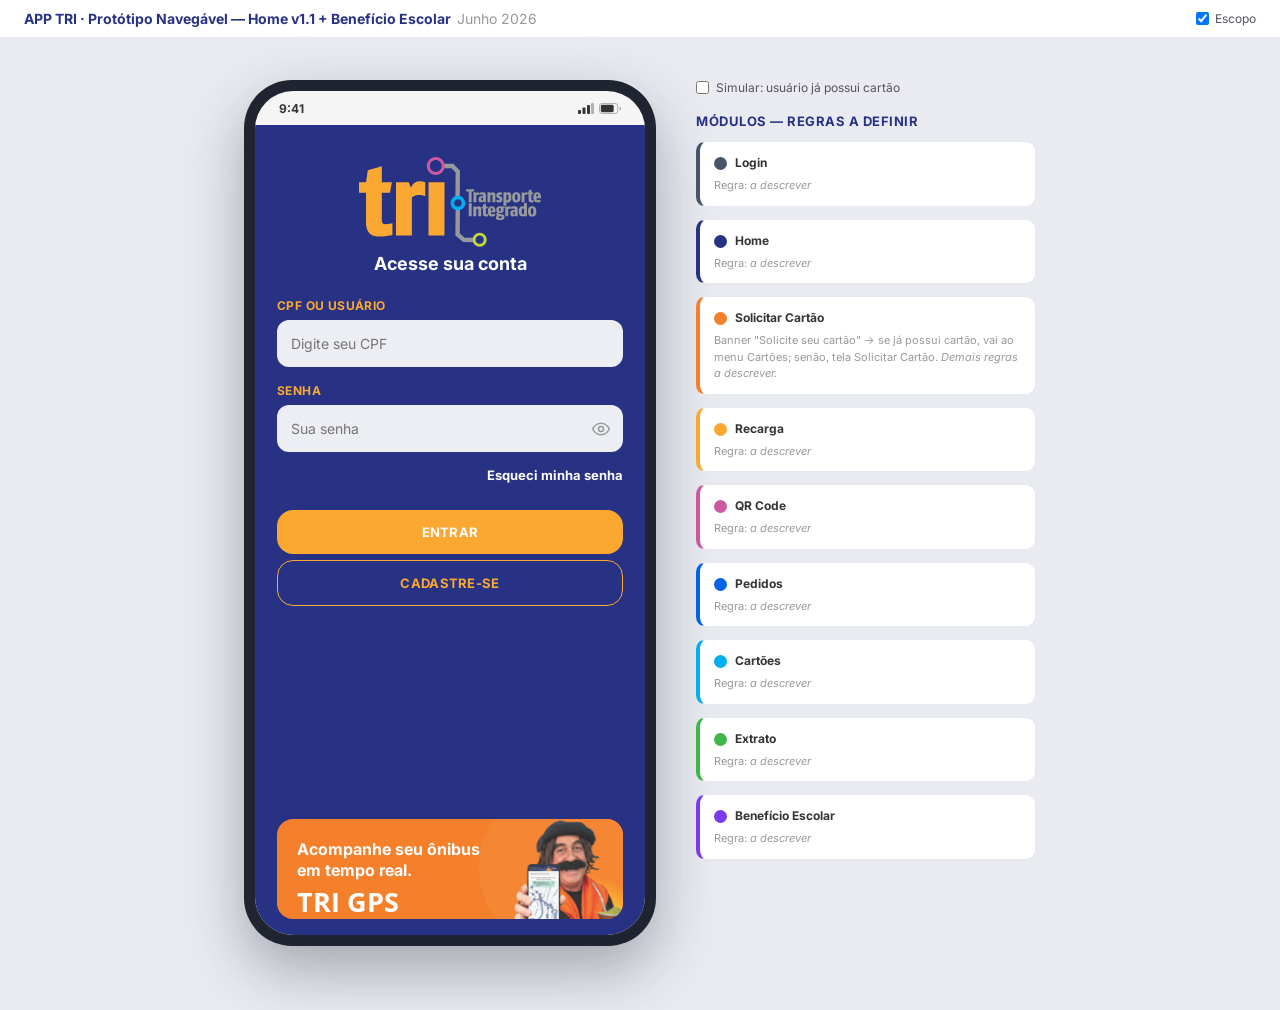
<file: tela_inicial_v1_1.html>
<!DOCTYPE html>
<html lang="pt-BR">
<head>
<meta charset="UTF-8">
<meta name="viewport" content="width=device-width, initial-scale=1.0">
<title>APP TRI — Protótipo Navegável · Home v1.1 + Benefício Escolar</title>
<link rel="preconnect" href="https://fonts.googleapis.com">
<link rel="preconnect" href="https://fonts.gstatic.com" crossorigin>
<link href="https://fonts.googleapis.com/css2?family=Inter:wght@400;700&family=Roboto:wght@400;700&family=Open+Sans+Condensed:wght@700&display=swap" rel="stylesheet">
<style>
  /* ══════════════════════════════════════════════════════════════════════
     TOKENS — extraídos de design_system.json (TRI Design System v1.1.0)
     Nunca usar cor/medida fora destes tokens.
     ══════════════════════════════════════════════════════════════════════ */
  :root{
    --primary:#273285;        --primary-light:#0563E8;
    --sky-blue:#00AFEF;       --sky-blue-light:#4CCFFF;
    --orange:#F5802C;         --amber:#FAA831;
    --pink:#CB58A0;           --green-bright:#84F000;
    --bg-page:#F5F5F5;        --bg-card: #ffffff;
    --surface-light:#F1F5FE;  --border:#E4E8F2;
    --text-primary:#373435;   --text-secondary:#56525E;
    --text-light:#97999B;     --white:#FFFFFF;

    --radius-card:16px;  --radius-banner:16px;  --radius-tip:12px;
    --pad-screen:16px;   --pad-card:16px;       --pad-banner:20px;
    --gap-banner:12px;   --gap-card:8px;
    --appbar-h:64px;     --navbar-h:64px;
    --avatar:44px;       --icon-tile:52px;
  }
  *{margin:0;padding:0;box-sizing:border-box}
  body{
    font-family:'Inter',sans-serif;
    background:#E9EBF1;
    color:var(--text-primary);
    display:flex;justify-content:center;align-items:flex-start;
    gap:40px;padding:32px 24px 64px;
  }

  /* ── Painel lateral de anotações (para envio ao desenvolvimento) ───────── */
  .page-head{position:fixed;top:0;left:0;right:0;background:#fff;border-bottom:1px solid var(--border);
    display:flex;align-items:center;justify-content:space-between;padding:10px 24px;z-index:50}
  .page-head h1{font-size:14px;font-weight:700;color:var(--primary)}
  .page-head label{font-size:12px;color:var(--text-secondary);display:flex;align-items:center;gap:6px;cursor:pointer}
  .wrap{display:flex;gap:40px;margin-top:48px;align-items:flex-start}

  .notes{width:340px;display:flex;flex-direction:column;gap:12px;position:sticky;top:80px;
    max-height:calc(100vh - 110px);overflow-y:auto}
  .notes h2{font-size:13px;letter-spacing:.5px;color:var(--primary);text-transform:uppercase}
  .note{background:#fff;border:1px solid var(--border);border-left:4px solid var(--primary-light);
    border-radius:10px;padding:12px 14px;font-size:12px;line-height:1.5;color:var(--text-secondary)}
  .note b{color:var(--text-primary)}
  .note .num{display:inline-flex;width:18px;height:18px;border-radius:50%;background:var(--primary-light);
    color:#fff;font-size:11px;font-weight:700;align-items:center;justify-content:center;margin-right:6px}
  .note.obs{border-left-color:var(--amber)}
  .note.novo{border-left-color:#4CA500}
  .note .mod-cor{display:inline-block;width:13px;height:13px;border-radius:50%;
    margin-right:8px;vertical-align:middle}
  .note .mod-regra{font-size:11px;color:var(--text-light);margin-top:5px}
  body.clean .notes{display:none}

  /* marcador de alteração sobre a tela */
  .flag{position:absolute;top:-7px;right:10px;background:var(--primary-light);color:#fff;
    font-size:8px;font-weight:700;letter-spacing:.5px;padding:2px 7px;border-radius:8px;z-index:5}
  .flag.verde{background:#4CA500}
  {outline:2px dashed var(--primary-light);outline-offset:2px;position:relative}
  .novo-item{outline-color:#4CA500}
  body.clean .flag{display:none}
  body.clean {outline:none}
  body.clean .demo-control{display:none}

  /* ── Moldura do telefone (390x844 — iPhone 14 Pro, base do design system) ── */
  .phone{
    width:412px;background:#1F2430;border-radius:48px;padding:11px;
    box-shadow:0 24px 60px rgba(31,36,48,.35);flex-shrink:0;
  }
  /* tamanho fixo de celular — conteúdo rola por dentro */
  .screen{background:var(--bg-page);border-radius:38px;overflow:hidden;width:390px;height:844px;
    position:relative;display:flex;flex-direction:column}

  .statusbar{height:34px;flex-shrink:0;display:flex;align-items:center;justify-content:space-between;
    padding:0 24px;font-size:12px;font-weight:700;color:var(--text-primary)}

  /* ── AppBar da Home ────────────────────────────────────────────────────── */
  .appbar{height:var(--appbar-h);flex-shrink:0;display:flex;align-items:center;gap:12px;
    padding:0 var(--pad-screen);background:var(--bg-page)}
  .appbar img.logo{height:34px}
  .appbar .spacer{flex:1}
  .bell{width:22px;height:22px;color:var(--text-primary)}
  .who{text-align:right;line-height:1.15}
  .who .hi{font-family:'Roboto',sans-serif;font-size:12.4px;color:var(--text-secondary)}
  .who .name{font-family:'Roboto',sans-serif;font-size:20.4px;font-weight:700;color:var(--text-primary)}
  .avatar{width:var(--avatar);height:var(--avatar);border-radius:50%;background:var(--primary);
    color:#fff;font-family:'Roboto',sans-serif;font-size:23.9px;font-weight:700;
    display:flex;align-items:center;justify-content:center}

  /* ── AppBar do fluxo (voltar + título central + início) ───────────────── */
  .appbar-flow{height:var(--appbar-h);flex-shrink:0;display:none;align-items:center;gap:10px;
    padding:0 var(--pad-screen);background:var(--bg-page)}
  .appbar-flow .icone-btn{width:36px;height:36px;border-radius:50%;border:1px solid var(--border);
    background:var(--bg-card);color:var(--primary);font-size:18px;font-weight:700;cursor:pointer;
    display:flex;align-items:center;justify-content:center;font-family:'Inter',sans-serif;flex-shrink:0}
  .appbar-flow .icone-btn svg{width:18px;height:18px}
  .appbar-flow .titulo-fluxo{flex:1;text-align:center;font-size:16px;font-weight:700;color:var(--primary)}

  .content{padding:4px var(--pad-screen) 16px;display:flex;flex-direction:column;
    flex:1;min-height:0;overflow-y:auto;scrollbar-width:none}
  .content::-webkit-scrollbar{display:none}

  /* ── Views (navegação entre telas) ────────────────────────────────────── */
  .view{display:none;animation:fadeIn .18s ease-in-out}
  .view.active{display:block}
  @keyframes fadeIn{from{opacity:0;transform:translateY(4px)}to{opacity:1;transform:translateY(0)}}

  /* ── Banner Cartão ─────────────────────────────────────────────────────── */
  .banner-cartao{
    height:150px;border-radius:var(--radius-banner);position:relative;overflow:hidden;
    background:linear-gradient(140deg,#E9F7FE 0%,#BEE8FC 55%,var(--sky-blue-light) 140%);
    padding:var(--pad-banner);flex-shrink:0;
  }
  .banner-cartao h3{font-size:19px;font-weight:700;line-height:1.25;color:var(--text-primary);max-width:205px}
  .banner-cartao img{position:absolute;right:-22px;bottom:-6px;height:124px}
  .cta{display:inline-flex;align-items:center;gap:7px;border:none;cursor:pointer;
    font-family:'Inter',sans-serif;font-size:11.5px;color:#fff;
    border-radius:24px;padding:8px 14px;margin-top:12px}
  .cta .arr{display:inline-flex;width:15px;height:15px;border-radius:50%;background:rgba(255,255,255,.28);
    align-items:center;justify-content:center;font-size:9px}
  .cta-amber{background:var(--amber)}

  /* ── Banner GPS ────────────────────────────────────────────────────────── */
  .banner-gps{
    height:100px;border-radius:var(--radius-banner);position:relative;overflow:hidden;
    background:var(--orange);padding:var(--pad-banner);margin-top:var(--gap-banner);flex-shrink:0;
  }
  .banner-gps h3{font-size:16px;font-weight:700;line-height:1.3;color:#fff;max-width:200px}
  .banner-gps .gps-label{font-family:'Open Sans Condensed','Arial Narrow',sans-serif;
    font-size:27px;font-weight:700;color:#fff;margin-top:2px}
  .banner-gps img{position:absolute;right:-8px;bottom:0;height:100px}
  .cta-glass{background:rgba(0,0,0,.15);border:1px solid rgba(255,255,255,.4)}

  /* ── Ações rápidas ─────────────────────────────────────────────────────── */
  .section-title{font-size:15px;font-weight:700;letter-spacing:.5px;color:var(--text-primary);
    text-transform:uppercase;margin:24px 0 12px}
  .grid{display:grid;grid-template-columns:repeat(3,1fr);gap:var(--gap-card)}
  .card{background:var(--bg-card);border-radius:var(--radius-card);border:none;text-align:left;
    font-family:'Inter',sans-serif;cursor:pointer;
    box-shadow:0 1px 4px rgba(0,0,0,.07);padding:14px 12px 16px;
    transition:transform .12s ease}
  .card:active{transform:scale(.97)}
  .card img{width:var(--icon-tile);height:var(--icon-tile);border-radius:14px;display:block}
  .card .label{font-size:16px;font-weight:700;margin-top:10px;color:var(--text-primary)}
  .card .desc{font-size:11.5px;line-height:1.3;color:var(--text-secondary);margin-top:4px}

  /* ── Barra de Dica ─────────────────────────────────────────────────────── */
  .tip{background:var(--surface-light);border-radius:var(--radius-tip);padding:16px;
    display:flex;gap:12px;margin-top:24px}
  .tip .ico{width:36px;height:36px;border-radius:10px;background:var(--primary);flex-shrink:0;
    display:flex;align-items:center;justify-content:center}
  .tip .ico svg{width:20px;height:20px;color:#fff}
  .tip h4{font-size:18px;font-weight:700;color:var(--primary);margin-bottom:4px}
  .tip p{font-size:11.5px;line-height:1.4;color:var(--text-primary)}
  .tip .hl{font-weight:700;color:var(--primary-light)}
  .footnote{font-size:8.6px;line-height:1.4;color:var(--text-light);margin-top:8px;padding:0 2px}

  /* ── NavBar ────────────────────────────────────────────────────────────── */
  .navbar{height:var(--navbar-h);flex-shrink:0;background:#fff;border-top:1px solid var(--border);
    display:flex;align-items:stretch}
  .nav-item{flex:1;display:flex;flex-direction:column;align-items:center;justify-content:center;
    gap:3px;font-size:10px;color:var(--text-light);position:relative}
  .nav-item svg{width:22px;height:22px}
  .nav-item.active{color:var(--primary);font-weight:700}
  .nav-item.active::after{content:'';width:5px;height:5px;border-radius:50%;
    background:var(--primary);position:absolute;bottom:5px}

  /* ══════════════════════════════════════════════════════════════════════
     FLUXO BENEFÍCIO ESCOLAR — réplica do fluxo do app atual
     (telas 1–7 + acompanhamento) no design system TRI 2026
     ══════════════════════════════════════════════════════════════════════ */
  .fluxo{padding-bottom:8px}
  .titulo-pagina{font-size:19px;font-weight:700;line-height:1.25;color:var(--primary);margin:8px 0 2px}
  .etapa-label{font-size:11.5px;color:var(--text-secondary);margin-bottom:10px}
  .subtitulo{font-size:11.5px;line-height:1.4;color:var(--text-secondary);margin:0 0 14px}

  .stepper{display:flex;gap:6px;margin:4px 0 16px}
  .step{height:6px;border-radius:999px;flex:1;background:var(--border)}
  .step.done{background:var(--primary)}
  .step.active{background:var(--primary-light)}

  .aviso{border-radius:var(--radius-tip);padding:12px 14px;font-size:11.5px;line-height:1.45;
    margin-bottom:14px;background:var(--surface-light);color:var(--text-primary)}
  .aviso b{color:var(--primary)}
  .aviso.atencao{background:#FEF3E2;color:#7A4A0E;border-left:4px solid var(--amber)}
  .aviso.atencao b{color:#7A4A0E}
  .aviso.sucesso{background:#EFFBE2;color:#33610A}

  /* seleção de perfil (réplica da tela "Solicitar Cartão" do app atual) */
  .cartao-perfil{width:100%;background:var(--bg-card);border:1px solid var(--border);
    border-radius:var(--radius-card);padding:14px;margin-bottom:10px;cursor:pointer;
    display:flex;align-items:center;gap:12px;font-family:'Inter',sans-serif;text-align:left;
    box-shadow:0 1px 4px rgba(0,0,0,.06);position:relative;transition:transform .12s ease}
  .cartao-perfil:active{transform:scale(.985)}
  .cartao-perfil .perfil-ico{width:52px;height:52px;border-radius:14px;display:flex;
    align-items:center;justify-content:center;font-size:24px;flex-shrink:0;color:#fff}
  .cartao-perfil .txt{flex:1}
  .cartao-perfil .txt strong{display:block;font-size:15px;font-weight:700;color:var(--text-primary);
    text-transform:uppercase;margin-bottom:3px}
  .cartao-perfil .txt span{display:block;font-size:11.5px;line-height:1.35;color:var(--text-secondary)}
  .cartao-perfil .seta{color:var(--primary-light);font-size:22px;font-weight:700}
  .cartao-perfil.indisponivel{opacity:.5;filter:grayscale(.35)}
  .badge-breve{position:absolute;right:12px;top:-8px;background:var(--amber);color:#fff;
    border-radius:999px;padding:3px 9px;font-size:9px;font-weight:700;text-transform:uppercase;letter-spacing:.4px}

  /* entrada Escolar */
  .card-escolar{width:230px;margin:14px auto 18px;background:linear-gradient(160deg,#FDFEFF,#EDF3FA);
    border-radius:14px;padding:14px 14px 12px;box-shadow:0 10px 22px rgba(31,36,48,.16);position:relative}
  .card-escolar .topo{display:flex;justify-content:space-between;align-items:flex-start}
  .card-escolar img.logo{height:22px}
  .card-escolar .foto{width:52px;height:60px;border-radius:8px;background:#D8DEE9;border:3px solid var(--amber);
    display:flex;align-items:center;justify-content:center;font-size:26px}
  .card-escolar .rota{position:absolute;left:14px;top:48px;bottom:34px;width:3px;border-radius:2px;
    background:var(--pink)}
  .card-escolar .rota::before,.card-escolar .rota::after{content:'';position:absolute;left:-3px;width:9px;height:9px;
    border-radius:50%;border:2px solid var(--pink);background:#fff}
  .card-escolar .rota::before{top:-8px}
  .card-escolar .rota::after{bottom:-8px}
  .card-escolar .nome-cartao{margin:26px 0 2px 16px;font-size:13px;font-weight:700;color:var(--pink)}
  .card-escolar .tipo{margin-left:16px;font-size:9px;color:var(--text-secondary)}

  .cta-escolar{width:100%;border:none;border-radius:var(--radius-card);background:var(--pink);color:#fff;
    padding:18px 16px;display:flex;align-items:center;justify-content:space-between;gap:12px;cursor:pointer;
    font-family:'Inter',sans-serif;font-size:14px;font-weight:700;text-transform:uppercase;letter-spacing:.3px;
    text-align:left;margin-bottom:10px;transition:transform .12s ease}
  .cta-escolar:active{transform:scale(.985)}
  .cta-escolar .ico-cta{font-size:28px}
  .btn-contorno{width:100%;border:1px solid var(--primary-light);border-radius:var(--radius-card);
    background:var(--bg-card);color:var(--primary-light);padding:14px;cursor:pointer;
    font-family:'Inter',sans-serif;font-size:12px;font-weight:700;text-transform:uppercase;letter-spacing:.3px}

  /* informações */
  .titulo-secao{font-size:13px;font-weight:700;color:var(--text-primary);margin:8px 0 4px}
  .titulo-info{font-size:19px;font-weight:700;line-height:1.3;color:var(--text-primary);margin:4px 0 12px}
  .lista-info{padding-left:16px;margin-bottom:14px}
  .lista-info li{font-size:11.5px;line-height:1.5;color:var(--text-primary);margin-bottom:8px}
  .lista-info b{color:var(--primary)}
  .sites{font-size:11.5px;line-height:1.8;margin-bottom:14px;word-break:break-word}
  .sites a{color:var(--primary-light);font-weight:700;text-decoration:none}

  /* foto (etapa 1) */
  .foto-circulo{width:215px;height:215px;border-radius:50%;background:#E4E8F2;margin:12px auto 6px;
    display:flex;align-items:center;justify-content:center;position:relative;font-size:84px;color:#B9C0CF;
    border:4px solid #fff;box-shadow:0 8px 20px rgba(31,36,48,.12)}
  .foto-circulo.capturada{box-shadow:0 0 0 3px #4CA500,0 8px 20px rgba(31,36,48,.12)}
  .foto-circulo .fab{position:absolute;right:4px;bottom:14px;width:46px;height:46px;border-radius:50%;
    background:#fff;border:2px solid var(--primary-light);font-size:20px;cursor:pointer;
    display:flex;align-items:center;justify-content:center}
  .badge-foto{display:none;position:absolute;left:50%;transform:translateX(-50%);bottom:-6px;
    background:#4CA500;color:#fff;border-radius:999px;padding:5px 11px;font-size:9px;font-weight:700;white-space:nowrap}
  .foto-circulo.capturada .badge-foto{display:block}

  /* formulário (etapa 2) */
  .dado-box{background:#ECEEF3;border-radius:12px;padding:13px 14px;font-size:12px;line-height:1.8;
    color:var(--text-primary);margin-bottom:6px}
  .dado-box b{font-weight:700}
  .link-acao{background:none;border:none;color:var(--primary-light);font-weight:700;font-size:12px;
    cursor:pointer;padding:6px 0 12px;font-family:'Inter',sans-serif;display:block;text-align:left}
  .campo{margin-bottom:12px}
  .campo label{display:block;font-size:11px;font-weight:700;color:var(--text-primary);margin-bottom:6px}
  .campo label .req{color:var(--pink)}
  .campo input,.campo select{width:100%;border:1px solid var(--border);border-radius:12px;padding:11px 12px;
    font-size:13px;font-family:'Inter',sans-serif;background:var(--bg-card);color:var(--text-primary)}
  .campo input[readonly]{background:#ECEEF3;border-color:#ECEEF3;color:var(--text-secondary)}
  .radio-grupo{display:flex;flex-direction:column;gap:9px;padding:2px 0 4px}
  .radio-grupo.linha{flex-direction:row;gap:22px}
  .radio-grupo label{display:flex;align-items:center;gap:8px;font-size:13px;font-weight:400;color:var(--text-primary)}
  .radio-grupo input{accent-color:var(--primary-light);width:18px;height:18px}

  .upload{margin-bottom:14px}
  .upload .rotulo{font-size:11px;font-weight:700;color:var(--text-primary)}
  .upload .rotulo .req{color:var(--pink)}
  .upload .dica-doc{font-size:10px;color:var(--text-light);margin:2px 0 7px}
  .upload-row{display:flex;gap:8px}
  .upload-box{flex:1;border:1px solid var(--border);background:#ECEEF3;border-radius:12px;padding:11px 12px;
    font-size:12.5px;color:var(--text-secondary);display:flex;justify-content:space-between;align-items:center;gap:8px}
  .upload-box .lixeira{cursor:pointer;opacity:.55}
  .upload-box.anexado{border-color:#4CA500;background:#EFFBE2;color:#33610A;font-weight:700}
  .btn-quadrado{width:46px;border:1px solid var(--primary-light);background:var(--bg-card);border-radius:12px;
    color:var(--primary-light);font-size:18px;cursor:pointer;flex-shrink:0}

  /* local de entrega (etapa 3) */
  .local-opcao{width:100%;background:var(--primary-light);color:#fff;border:none;border-radius:12px;
    padding:13px 14px;margin-bottom:10px;cursor:pointer;font-family:'Inter',sans-serif;text-align:center;
    transition:transform .12s ease}
  .local-opcao:active{transform:scale(.985)}
  .local-opcao strong{display:block;font-size:12px;font-weight:700;text-transform:uppercase;letter-spacing:.3px}
  .local-opcao small{display:block;font-size:10px;margin-top:3px;opacity:.95;text-transform:uppercase}
  .prazo-entrega{text-align:center;margin-top:18px}
  .prazo-entrega b{display:block;font-size:16px;font-weight:700;color:var(--text-primary);margin-bottom:6px}
  .prazo-entrega span{font-size:12px;color:var(--text-secondary)}

  /* revisão (etapa 4) */
  .rotulo-central{text-align:center;font-size:13px;font-weight:700;color:var(--text-primary);margin:14px 0 8px}
  .local-card{width:100%;background:var(--primary-light);color:#fff;border:none;border-radius:12px;
    padding:13px 14px;text-align:center;font-family:'Inter',sans-serif}
  .local-card strong{display:block;font-size:11px;font-weight:700;text-transform:uppercase}
  .local-card span{display:block;font-size:11px;margin-top:4px;text-transform:uppercase;line-height:1.4}

  /* sucesso (etapa 5) */
  .fib-intro{text-align:center;font-size:13px;color:var(--text-primary);margin:18px 0 8px}
  .fib{text-align:center;font-size:32px;font-weight:700;color:var(--text-primary);margin-bottom:18px}
  .texto-corrido{font-size:12px;line-height:1.6;color:var(--text-primary);text-align:justify;margin-bottom:16px}
  .texto-corrido b{font-weight:700}

  /* situação do benefício */
  .chips-demo{display:flex;gap:6px;margin:4px 0 12px;flex-wrap:wrap}
  .chip{font-size:10px;padding:5px 10px;border-radius:999px;border:1px solid var(--border);
    background:#fff;color:var(--text-secondary);cursor:pointer;font-family:'Inter',sans-serif;font-weight:700}
  .chip.ativo{background:var(--primary);color:#fff;border-color:var(--primary)}
  .badge-situacao{display:block;width:max-content;margin:14px auto 10px;padding:11px 22px;border-radius:12px;
    font-size:14px;font-weight:700;letter-spacing:.5px}
  .badge-analise{background:#CDE9FB;color:#15406B}
  .badge-aprovado{background:#58D177;color:#fff}
  .linha-central{text-align:center;font-size:11px;color:var(--text-light);margin-bottom:10px}
  .dado-central{text-align:center;font-size:13px;font-weight:700;color:var(--text-primary);margin-bottom:6px}

  .icone-sucesso{width:84px;height:84px;border-radius:50%;background:#EFFBE2;color:#4CA500;
    display:flex;align-items:center;justify-content:center;font-size:42px;font-weight:700;margin:18px auto}

  /* ── Fluxo TRI Idoso (documento RG/CNH + biometria com liveness) ────────── */
  .opcao-doc{width:100%;background:var(--bg-card);border:1px solid var(--border);border-radius:var(--radius-tip);
    padding:13px 14px;margin-bottom:8px;cursor:pointer;display:flex;justify-content:space-between;align-items:center;
    font-family:'Inter',sans-serif;font-size:13px;font-weight:700;color:var(--text-primary)}
  .opcao-doc.selecionada{border-color:var(--primary-light);background:var(--surface-light);color:var(--primary)}
  .opcao-doc .check{color:var(--primary-light);font-weight:700}

  .camera{height:220px;border-radius:20px;border:2px dashed var(--primary-light);
    background:linear-gradient(135deg,var(--surface-light),#fff);
    display:flex;align-items:center;justify-content:center;flex-direction:column;gap:8px;
    margin:14px 0;position:relative;overflow:hidden}
  .camera.selfie-circulo{border-radius:50%;width:220px;height:220px;margin-left:auto;margin-right:auto}
  .camera .cam-ico{font-size:44px}
  .camera .cam-txt{color:var(--text-secondary);text-align:center;font-size:11.5px;max-width:210px;line-height:1.4}
  .linha-scan{position:absolute;left:22px;right:22px;height:3px;background:rgba(76,165,0,.85);top:30%;
    box-shadow:0 0 14px rgba(76,165,0,.8);animation:scan 2s infinite ease-in-out;display:none}
  .camera.capturada .linha-scan{display:block}
  @keyframes scan{0%,100%{transform:translateY(0)}50%{transform:translateY(105px)}}
  .badge-captura{display:none;position:absolute;right:14px;bottom:14px;background:#4CA500;color:#fff;
    border-radius:999px;padding:6px 11px;font-size:10px;font-weight:700}
  .camera.capturada .badge-captura{display:block}
  .camera.selfie-circulo .badge-captura{right:auto;left:50%;transform:translateX(-50%);bottom:18px}

  .lista-liveness{list-style:none;margin:14px 0 4px}
  .lista-liveness li{display:flex;align-items:center;gap:10px;padding:8px 0;
    font-size:12.5px;font-weight:700;color:var(--text-secondary)}
  .lista-liveness .liv-check{display:inline-flex;width:20px;height:20px;border-radius:50%;flex-shrink:0;
    border:2px solid var(--border);align-items:center;justify-content:center;font-size:11px;color:transparent}
  .lista-liveness li.ativo{color:var(--primary)}
  .lista-liveness li.ativo .liv-check{border-color:var(--primary-light)}
  .lista-liveness li.feito{color:var(--text-primary)}
  .lista-liveness li.feito .liv-check{border-color:#4CA500;background:#4CA500;color:#fff}

  /* botões */
  .btn{width:100%;border:none;border-radius:var(--radius-card);padding:14px;cursor:pointer;
    font-family:'Inter',sans-serif;font-size:13px;font-weight:700;text-transform:uppercase;
    letter-spacing:.3px;margin-top:6px;transition:transform .12s ease,opacity .12s ease}
  .btn:active{transform:scale(.985)}
  .btn:disabled{opacity:.5;cursor:not-allowed}
  .btn.primario{background:var(--primary);color:#fff}
  .btn.azul{background:var(--primary-light);color:#fff}
  .btn.texto{background:transparent;color:var(--primary-light);text-transform:uppercase;font-size:12px;padding:14px 10px}
  .btn-row{display:flex;gap:10px;align-items:center;margin-top:10px}
  .btn-row .btn{margin-top:0}
  .btn-row .texto{width:auto;flex:0 0 auto}
  .btn-row .primario,.btn-row .azul{flex:1}
  .oculto{display:none !important}

  .etiqueta{display:inline-block;padding:4px 9px;border-radius:999px;background:var(--surface-light);
    color:var(--primary-light);font-size:9px;font-weight:700;text-transform:uppercase;
    letter-spacing:.4px;margin:8px 0 2px}

  /* ── Módulo Recarga (réplica do app atual; 1ª tela com cartões de tipo) ── */
  .titulo-grande{font-size:21px;font-weight:700;line-height:1.3;color:var(--text-primary);margin:14px 0 22px}
  .cartao-mini{width:240px;height:96px;display:block;margin:0 auto 14px;border:none;border-radius:14px;
    padding:12px 16px;cursor:pointer;position:relative;text-align:left;font-family:'Inter',sans-serif;
    box-shadow:0 8px 18px rgba(31,36,48,.18);transition:transform .12s ease;color:#fff}
  .cartao-mini:active{transform:scale(.97)}
  .cartao-mini .chip-mini{display:block;width:30px;height:22px;border-radius:5px;
    background:rgba(255,255,255,.4);border:1px solid rgba(255,255,255,.6)}
  .cartao-mini .marca{position:absolute;top:12px;right:16px;font-size:15px;font-weight:700;
    font-style:italic;opacity:.9}
  .cartao-mini .nome{position:absolute;left:16px;bottom:12px;font-size:14px;font-weight:700;
    text-transform:uppercase;letter-spacing:.3px}
  .mini-antecipada{background:linear-gradient(135deg,var(--amber),var(--orange))}
  .mini-vale{background:linear-gradient(135deg,var(--primary-light),var(--primary))}
  .mini-escolar{background:linear-gradient(135deg,var(--pink),#8E3C73)}

  .info-produto{background:var(--surface-light);border-radius:12px;padding:14px;
    text-align:center;margin-bottom:18px}
  .info-produto .prod{font-size:14px;font-weight:700;color:var(--text-primary);margin-bottom:7px}
  .info-produto .linha{font-size:12.5px;color:var(--text-primary);margin-bottom:5px}
  .info-produto .mini{font-size:11px;color:var(--text-secondary);margin-bottom:2px}
  .btn-valor{display:block;width:100%;border:none;border-radius:12px;background:var(--primary-light);
    color:#fff;font-family:'Inter',sans-serif;font-size:14px;font-weight:700;padding:16px;
    margin-bottom:12px;cursor:pointer;transition:transform .12s ease}
  .btn-valor:active{transform:scale(.985)}
  .input-valor{display:flex;align-items:center;gap:8px;border:2px solid var(--primary-light);
    border-radius:14px;padding:6px 6px 6px 14px;background:var(--bg-card);margin-top:4px}
  .input-valor input{flex:1;border:none;outline:none;font-family:'Inter',sans-serif;
    font-size:14px;color:var(--text-primary);background:transparent;min-width:0}
  .input-valor .ir{width:38px;height:38px;border-radius:50%;border:none;background:#ECEEF3;
    color:var(--text-secondary);font-size:17px;font-weight:700;cursor:pointer;flex-shrink:0}

  /* ── Módulo QR Codes TRI (lista) + compra de passagem avulsa ───────────── */
  .qr-comprar{display:flex;align-items:center;gap:12px;width:100%;border:1px solid var(--border);
    background:var(--bg-card);border-radius:14px;padding:12px 14px;margin-bottom:14px;cursor:pointer;
    font-family:'Inter',sans-serif;text-align:left;box-shadow:0 1px 4px rgba(0,0,0,.06);
    transition:transform .12s ease}
  .qr-comprar:active{transform:scale(.985)}
  .qr-comprar .ico-qr{width:46px;height:46px;border:2px solid var(--text-primary);border-radius:10px;
    display:flex;align-items:center;justify-content:center;flex-shrink:0;color:var(--text-primary)}
  .qr-comprar .ico-qr svg{width:28px;height:28px}
  .qr-comprar .txt{flex:1}
  .qr-comprar .txt strong{display:block;font-size:13.5px;font-weight:700;color:var(--text-primary);line-height:1.25}
  .qr-comprar .txt span{font-size:11px;color:var(--text-secondary)}
  .qr-comprar .mais{font-size:24px;color:var(--primary-light);font-weight:700}

  .badge-online{display:block;width:max-content;margin:2px auto 16px;background:var(--primary-light);
    color:#fff;font-size:11.5px;font-weight:700;border-radius:14px;padding:7px 16px}

  .qr-tabs{display:flex;gap:8px;margin-bottom:14px}
  .qr-tab{flex:1;border:none;background:#ECEEF3;color:var(--text-secondary);border-radius:10px;
    padding:9px;font-family:'Inter',sans-serif;font-size:12px;font-weight:700;cursor:pointer;
    display:flex;flex-direction:column;align-items:center;gap:3px}
  .qr-tab svg{width:20px;height:20px}
  .qr-tab.ativa{background:var(--primary);color:#fff}

  .qr-card{display:flex;gap:12px;align-items:center;background:#E3F0E5;border-radius:14px;padding:14px;
    margin-bottom:12px;box-shadow:0 1px 4px rgba(0,0,0,.06)}
  .qr-card .dados{flex:1;font-size:11.5px;line-height:1.5;color:var(--text-primary)}
  .qr-card .dados .rotulo{color:var(--text-secondary)}
  .qr-card .dados .destaque{font-weight:700;margin-bottom:2px}
  .qr-card .dados .ref{font-size:10.5px;font-weight:700;color:var(--text-primary);margin-top:5px}
  .qr-card .qr-mini{width:84px;height:84px;background:#fff;border-radius:10px;flex-shrink:0;
    display:flex;align-items:center;justify-content:center;transition:filter .15s ease}
  .qr-card.protegido .qr-mini{filter:blur(6px)}

  .btn-lock{position:absolute;right:16px;bottom:16px;width:50px;height:50px;border-radius:14px;
    border:none;background:#4CA500;color:#fff;display:none;align-items:center;justify-content:center;
    cursor:pointer;box-shadow:0 8px 18px rgba(76,165,0,.4);z-index:20}
  .btn-lock svg{width:22px;height:22px}

  /* opção ilustrada (Como você irá viajar? / tipo de passagem) */
  .opcao-ilustrada{display:flex;flex-direction:column;align-items:center;gap:14px;width:100%;
    border:none;background:none;cursor:pointer;font-family:'Inter',sans-serif;margin:26px 0;
    transition:transform .12s ease}
  .opcao-ilustrada:active{transform:scale(.985)}
  .opcao-ilustrada .legenda-ilustrada{font-size:15px;color:var(--text-primary);text-align:center;line-height:1.35}
  .opcao-ilustrada .ico-qr-grande{width:96px;height:96px;border:5px solid var(--text-primary);
    border-radius:18px;display:flex;align-items:center;justify-content:center;color:var(--text-primary)}
  .opcao-ilustrada .ico-qr-grande svg{width:58px;height:58px}
  .opcao-ilustrada .bus-art svg{width:180px;height:auto}

  /* numpad (quantidade de passagens avulsas) */
  .num-grid{display:grid;grid-template-columns:repeat(3,1fr);gap:10px;margin:6px 0 12px}
  .num-btn{border:1px solid var(--border);background:var(--bg-card);border-radius:12px;
    padding:15px 0;font-family:'Inter',sans-serif;font-size:17px;font-weight:700;
    color:var(--text-primary);cursor:pointer;box-shadow:0 1px 3px rgba(0,0,0,.06)}
  .num-btn.dez{grid-column:2;background:#ECEEF3;color:var(--text-secondary)}
  .num-btn.sel{background:var(--primary);border-color:var(--primary);color:#fff}
  .resumo-laranja{background:var(--amber);color:#fff;border-radius:12px;padding:12px;
    text-align:center;font-size:12.5px;line-height:1.5;margin-bottom:12px}
  .resumo-laranja b{font-size:13px}

  /* ── Módulo Pedidos (lista com abas + detalhe) ─────────────────────────── */
  .pedidos-tabs{display:flex;gap:8px;margin-bottom:14px}
  .ped-tab{flex:1;border:none;background:#ECEEF3;color:var(--text-secondary);border-radius:10px;
    padding:9px 4px;font-family:'Inter',sans-serif;font-size:11px;font-weight:700;cursor:pointer;
    display:flex;flex-direction:column;align-items:center;gap:3px}
  .ped-tab svg{width:18px;height:18px}
  .ped-tab.ativa{background:var(--primary);color:#fff}

  .pedido-card{background:var(--bg-card);border:1px solid var(--border);border-radius:16px;
    padding:18px 16px;margin-bottom:14px;box-shadow:0 1px 5px rgba(0,0,0,.07);text-align:center}
  .pedido-card .num{font-size:22px;color:var(--text-primary);margin-bottom:8px}
  .pedido-card .produto{font-size:14px;font-weight:700;color:var(--text-primary);margin-bottom:10px}
  .pedido-card .data{font-size:12.5px;color:var(--text-primary);margin-bottom:10px}
  .pedido-badge{display:inline-block;border-radius:999px;padding:5px 14px;font-size:12px;
    font-weight:700;color:#fff;margin-bottom:14px}
  .pedido-badge.aberto{background:var(--primary-light)}
  .pedido-badge.pago{background:#3FB54A}
  .pedido-badge.excluido{background:#E0473C}
  .btn-detalhe{width:100%;border:none;border-radius:12px;background:var(--primary-light);color:#fff;
    font-family:'Inter',sans-serif;font-size:14px;font-weight:700;text-transform:uppercase;
    letter-spacing:.5px;padding:15px;cursor:pointer;transition:transform .12s ease}
  .btn-detalhe:active{transform:scale(.985)}
  .pedidos-vazio{text-align:center;font-size:12px;color:var(--text-light);padding:30px 0}

  .detalhe-card{border-radius:16px;overflow:hidden;box-shadow:0 8px 22px rgba(31,36,48,.16);margin-top:6px}
  .detalhe-topo{background:linear-gradient(135deg,#3D7FD0,#2A5DA8);color:#fff;text-align:center;
    padding:18px 16px;border-bottom:3px solid var(--primary)}
  .detalhe-topo .pnum{font-size:21px;font-weight:700}
  .detalhe-topo .pprod{font-size:14px;font-weight:700;margin-top:4px}
  .detalhe-corpo{background:#EDEFF2;padding:18px 16px}
  .detalhe-linha{display:flex;align-items:flex-start;gap:12px;font-size:13.5px;color:var(--text-primary);
    margin-bottom:13px;line-height:1.35}
  .detalhe-linha svg{width:20px;height:20px;flex-shrink:0;color:var(--primary-light);margin-top:1px}
  .detalhe-linha.titulo{font-weight:700;margin-top:4px}
  .detalhe-acoes{display:flex;gap:10px;margin-top:6px}
  .detalhe-acoes .btn{margin-top:0;flex:1;padding:15px 10px}
  .btn.aguarde{background:#B9B6F0;color:#fff;cursor:not-allowed}
  .nota-loja{text-align:center;font-size:12px;color:var(--text-secondary);line-height:1.5;
    margin-top:18px;background:var(--surface-light);padding:12px;border-radius:10px}

  /* ── Módulo Cartões (Meus cartões + detalhe) ───────────────────────────── */
  .escolha-titulo{text-align:center;font-size:16px;font-weight:700;color:var(--text-primary);margin:6px 0 16px}
  .cartao-item{background:var(--bg-card);border:1px solid var(--border);border-radius:16px;padding:16px;
    margin-bottom:16px;box-shadow:0 1px 5px rgba(0,0,0,.07);cursor:pointer;text-align:center;
    transition:transform .12s ease}
  .cartao-item:active{transform:scale(.99)}
  .cartao-visual{width:215px;height:128px;border-radius:12px;margin:0 auto 12px;position:relative;
    overflow:hidden;box-shadow:0 6px 16px rgba(31,36,48,.2)}
  .cartao-visual.azul{background:linear-gradient(135deg,#2E8BD0 0%,#0B3F86 100%)}
  .cartao-visual.escolar{background:linear-gradient(135deg,#C9509D 0%,#7C2A5E 100%)}
  .cartao-visual .logo-c{position:absolute;top:11px;left:13px;font-family:'Inter',sans-serif;
    font-weight:700;font-size:16px;color:#fff;line-height:1;display:flex;align-items:flex-start;gap:4px}
  .cartao-visual .logo-c small{font-size:6.5px;font-weight:700;opacity:.9;line-height:1.05}
  .cartao-visual .legenda-c{position:absolute;left:13px;bottom:11px;font-size:9px;font-weight:700;
    color:#fff;opacity:.92;text-transform:uppercase;letter-spacing:.3px}
  .cartao-visual .foto-aluno{position:absolute;right:12px;top:14px;width:46px;height:56px;border-radius:6px;
    background:#EADDE7;display:flex;align-items:center;justify-content:center;font-size:26px;border:2px solid #fff}
  .cartao-visual .rota-c{position:absolute;left:13px;top:34px;bottom:30px;width:3px;border-radius:2px;
    background:rgba(255,255,255,.7)}
  .cartao-visual .rota-c::before,.cartao-visual .rota-c::after{content:'';position:absolute;left:-3px;
    width:8px;height:8px;border-radius:50%;border:2px solid #fff;background:transparent}
  .cartao-visual .rota-c::before{top:-7px}
  .cartao-visual .rota-c::after{bottom:-7px}

  .cartao-badge{display:block;width:max-content;margin:4px auto 12px;border-radius:999px;padding:7px 28px;
    font-size:13px;font-weight:700;color:#fff;letter-spacing:.3px}
  .cartao-badge.ativo{background:#3FB54A}

  .cartao-badge.cancelado {
    background: #E0473C
  }
  .cartao-num{text-align:center;font-size:17px;font-weight:700;color:var(--text-primary);margin-bottom:6px}
  .cartao-num .lbl{font-weight:400}
  .cartao-tipos{text-align:center;font-size:11.5px;color:var(--text-secondary);line-height:1.4}
  .cartao-item .cartao-tipos{margin-bottom:0}
  #view-cartaoDetalhe .cartao-tipos{margin-bottom:20px}

  .btn-acao-cartao{display:flex;align-items:center;justify-content:space-between;gap:12px;width:100%;
    border:none;border-radius:14px;padding:16px;cursor:pointer;font-family:'Inter',sans-serif;
    font-size:13px;font-weight:700;text-transform:uppercase;letter-spacing:.3px;color:#fff;text-align:left;
    margin-bottom:12px;transition:transform .12s ease}
  .btn-acao-cartao:active{transform:scale(.985)}
  .btn-acao-cartao svg{width:30px;height:30px;flex-shrink:0;opacity:.95}
  .btn-acao-cartao.amarelo{background:var(--amber)}
  .btn-acao-cartao.vermelho{background:#E0473C}

  /* ── Fluxo de cancelamento de cartão ───────────────────────────────────── */
  .cancel-subtitulo{text-align:center;font-size:14px;font-weight:700;color:var(--text-primary);margin:6px 0 18px}
  .motivo-btn{width:100%;border:none;border-radius:12px;background:var(--primary-light);color:#fff;
    font-family:'Inter',sans-serif;font-size:13px;font-weight:700;padding:15px;margin-bottom:12px;
    cursor:pointer;transition:transform .12s ease}
  .motivo-btn:active{transform:scale(.985);filter:brightness(.96)}
  .cancel-sucesso-txt{text-align:center;font-size:14px;font-weight:700;color:var(--text-primary);
    line-height:1.4;margin:4px 0 12px}
  .cancel-protocolo{text-align:center;font-size:12px;line-height:1.5;color:var(--text-secondary);margin-bottom:20px}
  .cancel-protocolo b{color:var(--text-primary)}

  /* ── Módulo Extrato (Saldo + Últimos usos) ─────────────────────────────── */
  .saldo-card{border-radius:16px;padding:18px;margin:6px 0 20px;color:#fff;
    background:linear-gradient(135deg,#0563E8 0%,#273285 100%);box-shadow:0 8px 20px rgba(39,50,133,.25)}
  .saldo-card .cartao-ref{font-size:12px;opacity:.92;margin-bottom:14px;display:flex;align-items:center;gap:8px}
  .saldo-card .cartao-ref svg{width:18px;height:18px}
  .saldo-card .saldo-label{font-size:12px;opacity:.9}
  .saldo-card .saldo-valor{font-size:34px;font-weight:700;line-height:1.1;margin:2px 0 14px}
  .saldo-breakdown{display:flex;gap:10px}
  .saldo-breakdown .item{flex:1;background:rgba(255,255,255,.14);border-radius:10px;padding:10px 12px}
  .saldo-breakdown .item .t{font-size:10px;opacity:.9;text-transform:uppercase;letter-spacing:.3px}
  .saldo-breakdown .item .v{font-size:15px;font-weight:700;margin-top:3px}
  .saldo-atualizado{font-size:10px;opacity:.8;margin-top:12px;text-align:right}

  .extrato-secao{font-size:15px;font-weight:700;letter-spacing:.5px;color:var(--text-primary);
    text-transform:uppercase;margin:0 0 12px}
  .uso-item{display:flex;align-items:center;gap:12px;background:var(--bg-card);border:1px solid var(--border);
    border-radius:14px;padding:13px 14px;margin-bottom:10px;box-shadow:0 1px 4px rgba(0,0,0,.05)}
  .uso-ico{width:40px;height:40px;border-radius:11px;background:var(--surface-light);flex-shrink:0;
    display:flex;align-items:center;justify-content:center;color:var(--primary)}
  .uso-ico svg{width:22px;height:22px}
  .uso-ico.credito{background:#EAF7EC;color:#3FB54A}
  .uso-info{flex:1;min-width:0}
  .uso-linha{font-size:13px;font-weight:700;color:var(--text-primary);line-height:1.25}
  .uso-meta{font-size:11px;color:var(--text-secondary);margin-top:3px}
  .uso-valor{font-size:14px;font-weight:700;color:var(--text-primary);white-space:nowrap}
  .uso-valor.credito{color:#3FB54A}

  /* ── Tela Login (fundo azul da marca) ──────────────────────────────────── */
  #view-login{flex:1}
  #view-login.active{display:flex;flex-direction:column;background:var(--primary);
    margin:-4px -16px -16px;padding:22px 22px 16px}
  .login-form{flex:1;display:flex;flex-direction:column}
  .login-logo{display:flex;justify-content:center;align-items:center;margin:10px 0 6px;width:100%}
  .login-logo img{height:90px;width:auto;display:block}
  .login-titulo{text-align:center;font-size:18px;font-weight:700;color:#fff;margin-bottom:24px}
  .login-campo{margin-bottom:16px}
  .login-campo label{display:block;font-size:12px;font-weight:700;letter-spacing:.4px;
    color:var(--amber);text-transform:uppercase;margin-bottom:7px}
  .login-campo input{width:100%;border:none;border-radius:12px;padding:15px 14px;
    font-size:14px;font-family:'Inter',sans-serif;background:#ECEEF3;color:var(--text-primary)}
  .input-senha{display:flex;align-items:center;border:none;border-radius:12px;
    background:#ECEEF3;padding-right:6px}
  .input-senha input{flex:1;border:none;outline:none;background:transparent;padding:15px 14px;
    font-size:14px;font-family:'Inter',sans-serif;color:var(--text-primary);min-width:0}
  .input-senha button{border:none;background:none;cursor:pointer;padding:6px;color:var(--text-light);display:flex}
  .login-esqueci{text-align:right;margin:-4px 0 20px}
  .login-esqueci a{font-size:13px;font-weight:700;color:#fff;text-decoration:none;cursor:pointer}
  #view-login .btn.primario{background:var(--amber);color:#fff}
  #view-login .btn.contorno{background:transparent;border:1.5px solid var(--amber);color:var(--amber)}
  .banner-gps.promo{margin-top:18px;margin-bottom:0}

  /* ── Tela Notificações ─────────────────────────────────────────────────── */
  .notif-card{background:#F3F1F8;border-radius:14px;padding:16px 18px;margin-bottom:14px}
  .notif-card h4{font-size:17px;font-weight:700;color:var(--text-primary);margin-bottom:8px}
  .notif-card p{font-size:13px;line-height:1.5;color:var(--text-primary);margin-bottom:12px}
  .notif-card .data{font-size:12px;font-weight:700;color:var(--text-primary)}

  /* ── Tela Solicitar Cartão (botão sim/tri) ─────────────────────────────── */
  .btn-solicitar-cartao{display:flex;align-items:center;justify-content:space-between;gap:12px;width:100%;
    border:none;border-radius:14px;background:linear-gradient(90deg,#FAA831,#F5802C);padding:18px 20px;
    cursor:pointer;font-family:'Inter',sans-serif;box-shadow:0 6px 16px rgba(245,128,44,.28);
    margin-top:10px;transition:transform .12s ease}
  .btn-solicitar-cartao:active{transform:scale(.985)}
  .btn-solicitar-cartao .txt{font-size:15px;font-weight:700;text-transform:uppercase;letter-spacing:.4px;color:var(--primary)}
  .btn-solicitar-cartao .logos{display:flex;align-items:center;gap:9px}
  .btn-solicitar-cartao .logos span{font-size:18px;font-weight:700;font-style:italic;color:#fff;line-height:1}

  /* ── Tela Perfil ───────────────────────────────────────────────────────── */
  .perfil-topo{display:flex;align-items:center;gap:14px;background:linear-gradient(135deg,#0563E8,#273285);
    color:#fff;border-radius:16px;padding:18px;margin:6px 0 18px;box-shadow:0 8px 20px rgba(39,50,133,.25)}
  .perfil-avatar{width:62px;height:62px;border-radius:50%;background:rgba(255,255,255,.18);
    border:2px solid rgba(255,255,255,.5);color:#fff;font-family:'Roboto',sans-serif;font-size:24px;
    font-weight:700;display:flex;align-items:center;justify-content:center;flex-shrink:0}
  .perfil-id .nome{font-size:18px;font-weight:700}
  .perfil-id .dado{font-size:12px;opacity:.92;margin-top:3px}
  .perfil-secao{font-size:12px;font-weight:700;letter-spacing:.5px;color:var(--text-light);
    text-transform:uppercase;margin:6px 4px 8px}
  .perfil-opcao{display:flex;align-items:center;gap:14px;width:100%;background:var(--bg-card);
    border:1px solid var(--border);border-radius:14px;padding:14px;margin-bottom:10px;cursor:pointer;
    font-family:'Inter',sans-serif;text-align:left;box-shadow:0 1px 3px rgba(0,0,0,.05);transition:transform .12s ease}
  .perfil-opcao:active{transform:scale(.99)}
  .perfil-opcao .ico{width:38px;height:38px;border-radius:11px;background:var(--surface-light);flex-shrink:0;
    display:flex;align-items:center;justify-content:center;color:var(--primary)}
  .perfil-opcao .ico svg{width:20px;height:20px}
  .perfil-opcao .txt{flex:1;min-width:0}
  .perfil-opcao .txt strong{display:block;font-size:14px;font-weight:700;color:var(--text-primary)}
  .perfil-opcao .txt span{display:block;font-size:11.5px;color:var(--text-secondary);margin-top:1px}
  .perfil-opcao .seta{color:var(--text-light);font-size:20px;font-weight:700}
  .btn-sair-perfil{width:100%;border:1.5px solid #E0473C;background:var(--bg-card);color:#E0473C;
    border-radius:14px;padding:14px;font-family:'Inter',sans-serif;font-size:13px;font-weight:700;
    text-transform:uppercase;letter-spacing:.3px;cursor:pointer;margin-top:6px}
  .btn-sair-perfil:active{transform:scale(.99)}
  .perfil-versao{text-align:center;font-size:10.5px;color:var(--text-light);margin-top:14px}

  /* formas de pagamento (PIX, Cartão de Crédito, Boleto) */
  .metodo-pgto{display:flex;align-items:center;gap:12px;background:var(--bg-card);
    border:1px solid var(--border);border-radius:14px;padding:13px 14px;margin-bottom:11px;
    box-shadow:0 1px 4px rgba(0,0,0,.06)}
  .metodo-logo{width:46px;height:46px;border-radius:12px;background:var(--surface-light);
    display:flex;align-items:center;justify-content:center;flex-shrink:0}
  .metodo-logo svg{width:28px;height:28px}
  .metodo-txt{flex:1;min-width:0}
  .metodo-nome{font-size:13.5px;font-weight:700;color:var(--text-primary);margin-bottom:3px}
  .metodo-valores{font-size:11px;line-height:1.45;color:var(--text-secondary)}
  .metodo-valores b{color:var(--text-primary)}
  .metodo-pgto .btn{width:auto;margin-top:0;padding:11px 18px;flex-shrink:0;font-size:12px}

  .pix-logo{display:flex;align-items:center;justify-content:center;gap:10px;margin:18px 0 10px}
  .pix-logo .letras{font-size:30px;color:#8A9099;letter-spacing:1px}
  .pix-logo .letras small{display:block;font-size:7.5px;letter-spacing:.4px;text-align:right;margin-top:-3px}
  .valor-central{text-align:center;font-size:14px;font-weight:700;color:var(--text-primary);margin-bottom:4px}
  .nota-uso{text-align:center;font-size:12px;line-height:1.5;color:var(--text-secondary);margin-top:16px}
  .btn-pagar{display:block;width:200px;margin:18px auto 0}

  .qr-fake{display:flex;justify-content:center;margin:10px 0 14px}
  .pill-expira{display:flex;align-items:center;gap:8px;justify-content:center;background:#FEF3E2;
    border:1.5px solid var(--orange);border-radius:14px;padding:11px;font-size:12.5px;
    font-weight:700;color:var(--text-primary);margin-bottom:12px}
  .chave-box{display:flex;align-items:center;justify-content:space-between;gap:8px;background:#ECEEF3;
    border:1px solid var(--text-light);border-radius:12px;padding:11px 12px;font-size:12px;
    color:var(--text-primary);margin:10px 0 16px;overflow:hidden;white-space:nowrap}
  .chave-box span{overflow:hidden;text-overflow:ellipsis}
  .opcoes-pix{font-size:12px;line-height:1.5;color:var(--text-primary)}
  .opcoes-pix .tit{font-weight:700;margin-bottom:8px}
  .opcoes-pix p{display:flex;gap:8px;margin-bottom:8px}
  .divisor-ou{display:flex;align-items:center;gap:12px;color:var(--text-secondary);
    font-size:12px;font-weight:700;margin:10px 0}
  .divisor-ou::before,.divisor-ou::after{content:'';flex:1;height:1px;background:var(--border)}

  /* ── Menu lateral (réplica do app atual — ancorado à direita) ──────────── */
  .menu-fundo{display:none;position:absolute;inset:0;background:rgba(31,36,48,.42);z-index:45}
  .menu-fundo.ativo{display:block}
  .menu-lateral{position:absolute;top:0;right:0;bottom:0;width:80%;background:#FAFAFC;
    box-shadow:-10px 0 28px rgba(31,36,48,.22);padding:14px 0;overflow-y:auto;
    animation:deslizaMenu .2s ease-out;scrollbar-width:none}
  .menu-lateral::-webkit-scrollbar{display:none}
  @keyframes deslizaMenu{from{transform:translateX(48px);opacity:0}to{transform:translateX(0);opacity:1}}
  .menu-item{display:flex;align-items:center;gap:14px;width:100%;padding:15px 20px;
    border:none;background:none;font-family:'Inter',sans-serif;font-size:13.5px;
    color:var(--text-primary);cursor:pointer;text-align:left;border-bottom:1px solid var(--border)}
  .menu-item:last-child{border-bottom:none}
  .menu-item svg{width:21px;height:21px;flex-shrink:0;color:var(--text-primary)}
  .menu-item:active{background:var(--surface-light)}
  .menu-item.sair{color:#E0473C}
  .menu-item.sair svg{color:#E0473C}
  .avatar{cursor:pointer}

  /* ── Modal ─────────────────────────────────────────────────────────────── */
  .modal-fundo{display:none;position:absolute;inset:0;background:rgba(31,36,48,.5);z-index:40;
    padding:24px;align-items:center;justify-content:center}
  .modal-fundo.ativo{display:flex}
  .modal{background:#fff;border-radius:var(--radius-card);padding:20px;width:100%;
    box-shadow:0 18px 45px rgba(0,0,0,.28)}
  .modal h3{font-size:16px;font-weight:700;color:var(--primary);margin-bottom:6px}
  .modal p{font-size:12px;line-height:1.5;color:var(--text-secondary);margin-bottom:8px}
  .modal .btn-row{margin-top:8px}
  .modal .btn-row .btn{flex:1}
  .btn.secundario{background:var(--bg-card);border:1px solid var(--primary-light);color:var(--primary-light)}
</style>
</head>
<body>

<div class="page-head">
  <h1>APP TRI · Protótipo Navegável — Home v1.1 + Benefício Escolar &nbsp;<span style="font-weight:400;color:#97999B">Junho 2026</span></h1>
  <label><input type="checkbox" id="toggle" checked> Escopo</label>
</div>

<div class="wrap">

  <!-- ════════════════ TELA ════════════════ -->
  <div class="phone"><div class="screen" id="telaApp">

    <div class="statusbar">
      <span>9:41</span>
      <span style="display:flex;gap:5px;align-items:center">
        <svg width="16" height="11" viewBox="0 0 16 11" fill="currentColor"><rect x="0" y="7" width="3" height="4" rx="1"/><rect x="4.5" y="4.5" width="3" height="6.5" rx="1"/><rect x="9" y="2" width="3" height="9" rx="1"/><rect x="13" y="0" width="3" height="11" rx="1" opacity=".35"/></svg>
        <svg width="22" height="11" viewBox="0 0 24 12" fill="none"><rect x=".5" y=".5" width="20" height="11" rx="3" stroke="currentColor" opacity=".4"/><rect x="2" y="2" width="14" height="8" rx="1.5" fill="currentColor"/><path d="M22.5 4v4c1-.3 1.5-1 1.5-2s-.5-1.7-1.5-2z" fill="currentColor" opacity=".4"/></svg>
      </span>
    </div>

    <!-- AppBar da Home -->
    <div class="appbar" id="appbarHome">
      <img class="logo" src="./assets/icons/logo_tri.svg" alt="TRI">
      <div class="spacer"></div>
      <svg class="bell" style="cursor:pointer" onclick="abrirNotificacoes()" viewBox="0 0 24 24" fill="none" stroke="currentColor" stroke-width="1.8" stroke-linecap="round" stroke-linejoin="round"><path d="M18 8a6 6 0 0 0-12 0c0 7-3 9-3 9h18s-3-2-3-9"/><path d="M13.7 21a2 2 0 0 1-3.4 0"/></svg>
      <div class="who"><div class="hi">Bom dia,</div><div class="name">Giovana</div></div>
      <div class="avatar" onclick="abrirMenu()" role="button" aria-label="Abrir menu">GD</div>
    </div>

    <!-- AppBar do fluxo: voltar + título central + início (réplica do app atual) -->
    <div class="appbar-flow" id="appbarFluxo">
      <button class="icone-btn" onclick="voltar()" aria-label="Voltar">‹</button>
      <div class="titulo-fluxo" id="tituloFluxo">Escolar</div>
      <button class="icone-btn" onclick="reiniciarPrototipo()" aria-label="Início">
        <svg viewBox="0 0 24 24" fill="none" stroke="currentColor" stroke-width="2" stroke-linecap="round" stroke-linejoin="round"><path d="M3 10.5 12 3l9 7.5"/><path d="M5 9.5V21h14V9.5"/></svg>
      </button>
    </div>

    <div class="content">

      <!-- ═══════════ VIEW: LOGIN (entrada do app) ═══════════ -->
      <div class="view active" id="view-login">
        <!-- ícone TRI no topo -->
   

             <!-- campos centralizados -->
        
            
        <div class="login-form">
              <div class="login-logo"><img src="./assets/icons/logo_tri.svg" alt="TRI Transporte Integrado"></div>   
          <div class="login-titulo">Acesse sua conta</div>
          
          <div class="login-campo">
            <label>CPF ou usuário</label>
            <input id="loginUsuario" placeholder="Digite seu CPF" inputmode="numeric">
          </div>

          <div class="login-campo">
            <label>Senha</label>
            <div class="input-senha">
              <input id="loginSenha" type="password" placeholder="Sua senha">
              <button type="button" onclick="toggleSenha()" aria-label="Mostrar/ocultar senha">
                <svg width="20" height="20" viewBox="0 0 24 24" fill="none" stroke="currentColor" stroke-width="1.8" stroke-linecap="round" stroke-linejoin="round"><path d="M2 12s3.5-7 10-7 10 7 10 7-3.5 7-10 7-10-7-10-7z"/><circle cx="12" cy="12" r="3"/></svg>
              </button>
            </div>
          </div>

          <div class="login-esqueci"><a onclick="modalForaEscopo('Recuperação de Senha')">Esqueci minha senha</a></div>

          <button class="btn primario" onclick="entrar()">Entrar</button>
          <button class="btn contorno" onclick="modalForaEscopo('Cadastro')">Cadastre-se</button>
        </div>
           <!-- propaganda Tri GPS acima dos campos -->
        <div class="banner-gps promo">
          <h3>Acompanhe seu ônibus em tempo real.</h3>
          <div class="gps-label">TRI GPS</div>
          <button class="cta cta-glass" onclick="modalForaEscopo('Tri GPS')">Acesse o Tri GPS <span class="arr">➜</span></button>
          <img src="./assets/images/banner_gps.png" alt="Tri GPS">
        </div>
      </div>
      
      <!-- ═══════════ VIEW: HOME (v1.1) ═══════════ -->
      <div class="view" id="view-home">

        <div class="banner-cartao">
          <h3>Você ainda não tem um cartão TRI?</h3>
          <button class="cta cta-amber" onclick="solicitarCartao()">Solicite agora seu cartão <span class="arr">➜</span></button>
          <img src="./assets/images/banner_cartao2.png" alt="Cartão TRI">
        </div>

        <div class="banner-gps">
          <h3>Acompanhe seu ônibus em tempo real.</h3>
          <div class="gps-label">TRI GPS</div>
          <button class="cta cta-glass" onclick="modalForaEscopo('Tri GPS')">Acesse o Tri GPS <span class="arr">➜</span></button>
          <img src="./assets/images/banner_gps.png" alt="Tri GPS">
        </div>

        <div class="section-title">Ações rápidas</div>
        <div class="grid">

          <button class="card" onclick="navegar('recargaTipo')">
            <img src="./assets/icons/ic_recarga.png" alt="">
            <div class="label">Recarga</div>
            <div class="desc">Adicione créditos ao seu cartão.</div>
          </button>

          <button class="card" onclick="abrirQrCodes()">
            <img src="./assets/icons/ic_qrcode.png" alt="">
            <div class="label">QR Code</div>
            <div class="desc">Compre e use QR Codes avulsos.</div>
          </button>

          <button class="card" onclick="abrirPedidos()">
           
            <img src="./assets/icons/ic_pedidos.png" alt="">
            <div class="label">Pedidos</div>
            <div class="desc">Acompanhe seus pedidos de recarga.</div>
          </button>

          <button class="card" onclick="abrirCartoes()">
        
            <img src="./assets/icons/ic_cartoes.png" alt="">
            <div class="label">Cartões</div>
            <div class="desc">Gerencie seus cartões, ativos ou cancelados.</div>
          </button>

          <button class="card" onclick="abrirExtrato()">
            <img src="./assets/icons/ic_extrato.png" alt="">
            <div class="label">Extrato</div>
            <div class="desc">Consulte os últimos usos e o saldo do seu cartão.</div>
          </button>

          <button class="card novo-item" onclick="navegar('perfis')">
       
            <img src="./assets/icons/ic_beneficios.png" alt="">
            <div class="label">Benefícios</div>
            <div class="desc">Solicite o benefício escolar.</div>
          </button>

        </div>

        <div class="tip">
         
          <div class="ico">
            <svg viewBox="0 0 24 24" fill="none" stroke="currentColor" stroke-width="1.8" stroke-linecap="round" stroke-linejoin="round"><path d="M9 18h6"/><path d="M10 22h4"/><path d="M12 2a7 7 0 0 0-4 12.7c.6.5 1 1.4 1 2.3h6c0-.9.4-1.8 1-2.3A7 7 0 0 0 12 2z"/></svg>
          </div>
          <div>
            <h4>Dica</h4>
            <p>Fez uma recarga? Os créditos são carregados no validador pelo
              <span class="hl">sinal 4G do coletivo</span> e podem levar
              <span class="hl">cerca de 30 min</span> para ficar disponíveis após a
              confirmação do pagamento.</p>
          </div>
        </div>
        <div class="footnote">*O tempo pode variar conforme a disponibilidade de sinal no veículo.</div>

      </div>

      <!-- ═══════════ VIEW: RECARGA — TIPO (1ª tela, adaptada: cartões em vez do QRCode) ═══════════ -->
      <div class="view fluxo" id="view-recargaTipo">
        <h2 class="titulo-grande">Qual tipo de passagem deseja comprar?</h2>

        <button class="cartao-mini mini-antecipada" onclick="selecionarRecarga('Passagem Antecipada')">
          <span class="chip-mini" aria-hidden="true"></span>
          <span class="marca" aria-hidden="true">tri</span>
          <span class="nome">Passagem Antecipada</span>
        </button>

        <button class="cartao-mini mini-vale" onclick="selecionarRecarga('Vale Transporte')">
          <span class="chip-mini" aria-hidden="true"></span>
          <span class="marca" aria-hidden="true">tri</span>
          <span class="nome">Vale Transporte</span>
        </button>

        <button class="cartao-mini mini-escolar" onclick="selecionarRecarga('Escolar')">
          <span class="chip-mini" aria-hidden="true"></span>
          <span class="marca" aria-hidden="true">tri</span>
          <span class="nome">Escolar</span>
        </button>
      </div>

      <!-- ═══════════ VIEW: RECARGA — VALOR ═══════════ -->
      <div class="view fluxo" id="view-recargaValor">
        <h2 class="titulo-grande">Qual o valor da recarga?</h2>

        <div class="info-produto">
          <div class="prod" id="produtoLabel">Produto P. A.</div>
          <div class="linha">Cartão 98.04.02038765-6</div>
          <div class="mini">Recarga mínima R$ 20,00</div>
          <div class="mini">Recarga máxima R$ 1.440,00</div>
        </div>

        <button class="btn-valor" onclick="escolherValor(20)">R$ 20,00</button>
        <button class="btn-valor" onclick="escolherValor(50)">R$ 50,00</button>
        <button class="btn-valor" onclick="escolherValor(100)">R$ 100,00</button>

        <div class="input-valor">
          <input id="valorLivre" placeholder="R$ 0,00" inputmode="decimal" aria-label="Valor da recarga">
          <button class="ir" onclick="confirmarValorLivre()" aria-label="Avançar">›</button>
        </div>
      </div>

      <!-- ═══════════ VIEW: RECARGA — PAGAMENTO ═══════════ -->
      <div class="view fluxo" id="view-recargaPagamento">
        <h2 class="titulo-grande">Qual a forma de pagamento?</h2>

        <div class="info-produto">
          <div class="prod" id="produtoLabelPag">Produto P. A.</div>
          <div class="linha">Cartão 98.04.02038765-6</div>
          <div class="mini">Recarga mínima R$ 20,00</div>
          <div class="mini">Recarga máxima R$ 1.440,00</div>
        </div>

        <!-- PIX -->
        <div class="metodo-pgto">
          <span class="metodo-logo" aria-hidden="true">
            <svg viewBox="0 0 48 48"><g fill="#32BCAD"><rect x="14" y="14" width="20" height="20" rx="5" transform="rotate(45 24 24)"/></g><circle cx="39" cy="10" r="2.6" fill="#32BCAD"/></svg>
          </span>
          <div class="metodo-txt">
            <div class="metodo-nome">PIX</div>
            <div class="metodo-valores">Taxa <b>R$ 0,00</b><br>Valor Total <b id="totalPix">R$ 0,00</b></div>
          </div>
          <button class="btn azul" onclick="pagar('pix')">Pagar</button>
        </div>

        <!-- Cartão de Crédito -->
        <div class="metodo-pgto">
          <span class="metodo-logo" aria-hidden="true">
            <svg viewBox="0 0 24 24" fill="none" stroke="var(--primary)" stroke-width="1.8" stroke-linecap="round" stroke-linejoin="round"><rect x="2.5" y="5" width="19" height="14" rx="2.5"/><path d="M2.5 9.5h19"/><path d="M6 15h4"/></svg>
          </span>
          <div class="metodo-txt">
            <div class="metodo-nome">Cartão de Crédito</div>
            <div class="metodo-valores">Taxa <b>R$ 1,00</b><br>Valor Total <b id="totalCredito">R$ 0,00</b></div>
          </div>
          <button class="btn azul" onclick="pagar('credito')">Pagar</button>
        </div>

        <!-- Boleto -->
        <div class="metodo-pgto">
          <span class="metodo-logo" aria-hidden="true">
            <svg viewBox="0 0 24 24" fill="none" stroke="var(--primary)" stroke-width="1.6" stroke-linecap="round"><path d="M4 5v14M7 5v14M10 5v14M13.5 5v14M17 5v14M20 5v14" opacity=".9"/></svg>
          </span>
          <div class="metodo-txt">
            <div class="metodo-nome">Boleto</div>
            <div class="metodo-valores">Taxa <b>R$ 2,50</b><br>Valor Total <b id="totalBoleto">R$ 0,00</b></div>
          </div>
          <button class="btn azul" onclick="pagar('boleto')">Pagar</button>
        </div>

        <p class="nota-uso">Recarga em 30 minutos nos ônibus de Porto Alegre (eventualmente o prazo pode variar) ao aproximar o cartão no validador do ônibus.</p>
      </div>

      <!-- ═══════════ VIEW: RECARGA — PEDIDO (PIX) ═══════════ -->
      <div class="view fluxo" id="view-recargaPedido">
        <div class="pix-logo" style="margin-top:6px">
          <svg width="36" height="36" viewBox="0 0 48 48" aria-hidden="true"><g fill="#32BCAD"><rect x="13" y="13" width="22" height="22" rx="6" transform="rotate(45 24 24)"/></g><circle cx="40" cy="9" r="3" fill="#32BCAD"/></svg>
          <div class="letras" style="font-size:24px">pix<small>powered by <b>Banco Central</b></small></div>
        </div>

        <div class="qr-fake" id="qrFake" aria-label="QR Code PIX (ilustrativo)"></div>

        <div class="valor-central">Número do pedido: 27994157</div>
        <div class="valor-central" style="font-size:17px;margin:4px 0 14px">Valor: <span id="valorPedido">R$ 0,00</span></div>

        <div class="pill-expira">
          <svg width="16" height="16" viewBox="0 0 24 24" fill="none" stroke="currentColor" stroke-width="1.8" stroke-linecap="round"><circle cx="12" cy="12" r="9"/><path d="M12 7v5l3 2"/></svg>
          Expira em: 11/06/2026 12:03
        </div>

        <button class="btn azul" id="btnCopiarChave" onclick="copiarChave()">Copiar chave</button>

        <div class="chave-box"><span>00020101021226850014br.gov.bcb.pix2563qrcode.tri...</span><b>›</b></div>

        <div class="opcoes-pix">
          <div class="tit">Você pode fazer uma das opções:</div>
          <p>Copie e cole a chave PIX no campo "PIX copia e cola" no app do seu banco.</p>
          <div class="divisor-ou">OU</div>
          <p>Escaneie o Qr Code acima no app do seu banco.</p>
        </div>

        <button class="btn-contorno" style="margin-top:16px" onclick="retornarMenu()">← Retornar ao menu</button>
      </div>

      <!-- ═══════════ VIEW: QR CODES TRI (lista) ═══════════ -->
      <div class="view fluxo" id="view-qrcodes">

        <!-- botão de compra (acima do aviso "Exibindo dados on-line") -->
        <button class="qr-comprar" onclick="navegar('qrViajar')">
          <span class="ico-qr" aria-hidden="true">
            <svg viewBox="0 0 24 24" fill="none" stroke="currentColor" stroke-width="1.6" stroke-linecap="round"><rect x="3" y="3" width="7" height="7" rx="1"/><rect x="14" y="3" width="7" height="7" rx="1"/><rect x="3" y="14" width="7" height="7" rx="1"/><path d="M14 14h3v3h-3zM18 18h3v3h-3z"/></svg>
          </span>
          <span class="txt">
            <strong>Passagem Avulsa QRCode</strong>
            <span>Compre uma nova passagem avulsa.</span>
          </span>
          <span class="mais" aria-hidden="true">+</span>
        </button>

        <span class="badge-online">Exibindo dados on-line</span>

        <div class="qr-tabs">
          <button class="qr-tab ativa" id="qrTabDisp" onclick="mostrarTabQr('disponiveis')">
            <svg viewBox="0 0 24 24" fill="none" stroke="currentColor" stroke-width="1.6" stroke-linecap="round"><rect x="3" y="3" width="7" height="7" rx="1"/><rect x="14" y="3" width="7" height="7" rx="1"/><rect x="3" y="14" width="7" height="7" rx="1"/><path d="M14 14h3v3h-3zM18 18h3v3h-3z"/></svg>
            Disponíveis
          </button>
          <button class="qr-tab" id="qrTabUtil" onclick="mostrarTabQr('utilizados')">
            <svg viewBox="0 0 24 24" fill="none" stroke="currentColor" stroke-width="1.6" stroke-linecap="round" stroke-linejoin="round"><rect x="3" y="3" width="8" height="8" rx="1"/><rect x="13" y="3" width="8" height="8" rx="1"/><rect x="3" y="13" width="8" height="8" rx="1"/><path d="m13.5 17 2 2 4-4"/></svg>
            Utilizados
          </button>
        </div>

        <!-- aba Disponíveis -->
        <div id="qrListaDisp">
          <div class="qr-card" id="qrCardDisp">
            <div class="dados">
              <div class="rotulo">Uso liberado em:</div>
              <div class="destaque">10/03/2026 09:42</div>
              <div class="ref">QRCODE Nº 22895357</div>
              <div class="ref">PEDIDO Nº 26238426</div>
            </div>
            <div class="qr-mini" id="qrMiniDisp" aria-hidden="true"></div>
          </div>
        </div>

        <!-- aba Utilizados -->
        <div id="qrListaUtil" class="oculto">
          <div class="qr-card">
            <div class="dados">
              <div class="rotulo">Uso liberado em:</div>
              <div class="destaque">01/08/2025 17:57</div>
              <div class="rotulo">Usado em:</div>
              <div class="destaque">07/08/2025 18:26</div>
              <div class="ref">QRCODE Nº 13836787</div>
              <div class="ref">PEDIDO Nº 0</div>
            </div>
            <div class="qr-mini" id="qrMiniUtil" aria-hidden="true"></div>
          </div>
        </div>
      </div>

      <!-- ═══════════ VIEW: COMO VOCÊ IRÁ VIAJAR? ═══════════ -->
      <div class="view fluxo" id="view-qrViajar">
        <h2 class="titulo-grande">Como você irá viajar?</h2>
        <button class="opcao-ilustrada" onclick="navegar('qrTipo')">
          <span class="bus-art" aria-hidden="true">
            <svg viewBox="0 0 200 92" xmlns="http://www.w3.org/2000/svg">
              <rect x="10" y="14" width="180" height="52" rx="14" fill="#C7CDD6"/>
              <rect x="22" y="23" width="150" height="22" rx="6" fill="#A9DED6"/>
              <line x1="60" y1="23" x2="60" y2="45" stroke="#C7CDD6" stroke-width="3"/>
              <line x1="98" y1="23" x2="98" y2="45" stroke="#C7CDD6" stroke-width="3"/>
              <line x1="136" y1="23" x2="136" y2="45" stroke="#C7CDD6" stroke-width="3"/>
              <rect x="14" y="52" width="172" height="6" fill="#9AA1AD"/>
              <rect x="180" y="26" width="8" height="20" rx="2" fill="#E04A4A"/>
              <circle cx="56" cy="68" r="12" fill="#3A3F4A"/><circle cx="56" cy="68" r="5" fill="#C7CDD6"/>
              <circle cx="150" cy="68" r="12" fill="#3A3F4A"/><circle cx="150" cy="68" r="5" fill="#C7CDD6"/>
            </svg>
          </span>
          <span class="legenda-ilustrada">Exclusivo Ônibus Porto<br>Alegre</span>
        </button>
      </div>

      <!-- ═══════════ VIEW: TIPO DE PASSAGEM ═══════════ -->
      <div class="view fluxo" id="view-qrTipo">
        <h2 class="titulo-grande">Qual tipo de passagem deseja comprar?</h2>
        <button class="opcao-ilustrada" onclick="navegar('qrQtd')">
          <span class="ico-qr-grande" aria-hidden="true">
            <svg viewBox="0 0 24 24" fill="none" stroke="currentColor" stroke-width="1.5" stroke-linecap="round"><rect x="3" y="3" width="7" height="7" rx="1"/><rect x="14" y="3" width="7" height="7" rx="1"/><rect x="3" y="14" width="7" height="7" rx="1"/><path d="M14 14h3v3h-3zM18 18h3v3h-3z"/></svg>
          </span>
          <span class="legenda-ilustrada">Passagem Avulsa<br>QRCode</span>
        </button>
      </div>

      <!-- ═══════════ VIEW: QUANTIDADE DE PASSAGENS AVULSAS ═══════════ -->
      <div class="view fluxo" id="view-qrQtd">
        <h2 class="titulo-grande">Quantas Passagens Avulsas QRCode você deseja comprar?</h2>

        <div class="num-grid" id="numGridQr">
          <button class="num-btn" onclick="escolherQtdQr(1,this)">1</button>
          <button class="num-btn" onclick="escolherQtdQr(2,this)">2</button>
          <button class="num-btn" onclick="escolherQtdQr(3,this)">3</button>
          <button class="num-btn" onclick="escolherQtdQr(4,this)">4</button>
          <button class="num-btn" onclick="escolherQtdQr(5,this)">5</button>
          <button class="num-btn" onclick="escolherQtdQr(6,this)">6</button>
          <button class="num-btn" onclick="escolherQtdQr(7,this)">7</button>
          <button class="num-btn" onclick="escolherQtdQr(8,this)">8</button>
          <button class="num-btn" onclick="escolherQtdQr(9,this)">9</button>
          <button class="num-btn dez" onclick="escolherQtdQr(10,this)">10</button>
        </div>

        <div class="resumo-laranja">
          Quantidade desejada: <span id="qtdQrLabel">0</span><br>
          <b>Resumo do pedido: <span id="totalQrLabel">R$ 0,00</span></b>
        </div>

        <button class="btn primario" id="btnAvancarQr" onclick="irPagamentoQr()" disabled>Avançar</button>
      </div>

      <!-- ═══════════ VIEW: QR — PAGAMENTO ═══════════ -->
      <div class="view fluxo" id="view-qrPagamento">
        <h2 class="titulo-grande">Qual a forma de pagamento?</h2>

        <div class="info-produto">
          <div class="prod">Passagem Avulsa QRCode</div>
          <div class="linha">Quantidade: <span id="qtdQrPag">0</span></div>
          <div class="mini">Disponível para uso em até 30 minutos.</div>
        </div>

        <!-- PIX -->
        <div class="metodo-pgto">
          <span class="metodo-logo" aria-hidden="true">
            <svg viewBox="0 0 48 48"><g fill="#32BCAD"><rect x="14" y="14" width="20" height="20" rx="5" transform="rotate(45 24 24)"/></g><circle cx="39" cy="10" r="2.6" fill="#32BCAD"/></svg>
          </span>
          <div class="metodo-txt">
            <div class="metodo-nome">PIX</div>
            <div class="metodo-valores">Taxa <b>R$ 0,00</b><br>Valor Total <b id="totalQrPix">R$ 0,00</b></div>
          </div>
          <button class="btn azul" onclick="pagarQr('pix')">Pagar</button>
        </div>

        <!-- Cartão de Crédito -->
        <div class="metodo-pgto">
          <span class="metodo-logo" aria-hidden="true">
            <svg viewBox="0 0 24 24" fill="none" stroke="var(--primary)" stroke-width="1.8" stroke-linecap="round" stroke-linejoin="round"><rect x="2.5" y="5" width="19" height="14" rx="2.5"/><path d="M2.5 9.5h19"/><path d="M6 15h4"/></svg>
          </span>
          <div class="metodo-txt">
            <div class="metodo-nome">Cartão de Crédito</div>
            <div class="metodo-valores">Taxa <b>R$ 1,00</b><br>Valor Total <b id="totalQrCredito">R$ 0,00</b></div>
          </div>
          <button class="btn azul" onclick="pagarQr('credito')">Pagar</button>
        </div>

        <!-- Boleto -->
        <div class="metodo-pgto">
          <span class="metodo-logo" aria-hidden="true">
            <svg viewBox="0 0 24 24" fill="none" stroke="var(--primary)" stroke-width="1.6" stroke-linecap="round"><path d="M4 5v14M7 5v14M10 5v14M13.5 5v14M17 5v14M20 5v14" opacity=".9"/></svg>
          </span>
          <div class="metodo-txt">
            <div class="metodo-nome">Boleto</div>
            <div class="metodo-valores">Taxa <b>R$ 2,50</b><br>Valor Total <b id="totalQrBoleto">R$ 0,00</b></div>
          </div>
          <button class="btn azul" onclick="pagarQr('boleto')">Pagar</button>
        </div>

        <p class="nota-uso">Disponível para o uso em até 30 minutos nos ônibus de Porto Alegre.</p>
      </div>

      <!-- ═══════════ VIEW: PEDIDOS (lista com abas) ═══════════ -->
      <div class="view fluxo" id="view-pedidos">
        <div class="pedidos-tabs">
          <button class="ped-tab ativa" id="ped-tab-aberto" onclick="mostrarTabPedidos('aberto')">
            <svg viewBox="0 0 24 24" fill="none" stroke="currentColor" stroke-width="1.8" stroke-linecap="round"><path d="M4 6h16M4 12h16M4 18h10"/></svg>
            Em aberto
          </button>
          <button class="ped-tab" id="ped-tab-pagos" onclick="mostrarTabPedidos('pagos')">
            <svg viewBox="0 0 24 24" fill="none" stroke="currentColor" stroke-width="1.8" stroke-linecap="round" stroke-linejoin="round"><path d="M6 3h12v18l-3-2-3 2-3-2-3 2V3z"/><path d="M9 8h6M9 12h6"/></svg>
            Pagos
          </button>
          <button class="ped-tab" id="ped-tab-cancelados" onclick="mostrarTabPedidos('cancelados')">
            <svg viewBox="0 0 24 24" fill="none" stroke="currentColor" stroke-width="1.8" stroke-linecap="round" stroke-linejoin="round"><rect x="4" y="4" width="16" height="16" rx="2"/><path d="M9 9l6 6M15 9l-6 6"/></svg>
            Cancelados
          </button>
        </div>

        <!-- Em aberto -->
        <div id="ped-lista-aberto">
          <div class="pedido-card">
            <div class="num">27994157</div>
            <div class="produto">QRCODE POA</div>
            <div class="data">Data da solicitação: 11/06/2026 11:33</div>
            <span class="pedido-badge aberto">Aguardando Confirmação</span>
            <button class="btn-detalhe" onclick="abrirDetalhe('27994157')">Detalhe</button>
          </div>
        </div>

        <!-- Pagos -->
        <div id="ped-lista-pagos" class="oculto">
          <div class="pedido-card">
            <div class="num">26238426</div>
            <div class="produto">QRCODE POA</div>
            <div class="data">Data da solicitação: 10/03/2026 09:42</div>
            <span class="pedido-badge pago">Liberado</span>
            <button class="btn-detalhe" onclick="abrirDetalhe('26238426')">Detalhe</button>
          </div>
          <div class="pedido-card">
            <div class="num">22855607</div>
            <div class="produto">QRCODE POA</div>
            <div class="data">Data da solicitação: 07/08/2025 16:51</div>
            <span class="pedido-badge pago">Liberado</span>
            <button class="btn-detalhe" onclick="abrirDetalhe('22855607')">Detalhe</button>
          </div>
        </div>

        <!-- Cancelados -->
        <div id="ped-lista-cancelados" class="oculto">
          <div class="pedido-card">
            <div class="num">27479345</div>
            <div class="produto">QRCODE POA</div>
            <div class="data">Data da solicitação: 15/05/2026 10:05</div>
            <span class="pedido-badge excluido">Excluído</span>
            <button class="btn-detalhe" onclick="abrirDetalhe('27479345')">Detalhe</button>
          </div>
          <div class="pedido-card">
            <div class="num">27254632</div>
            <div class="produto">QRCODE POA</div>
            <div class="data">Data da solicitação: 04/05/2026 16:26</div>
            <span class="pedido-badge excluido">Excluído</span>
            <button class="btn-detalhe" onclick="abrirDetalhe('27254632')">Detalhe</button>
          </div>
          <div class="pedido-card">
            <div class="num">26154683</div>
            <div class="produto">QRCODE POA</div>
            <div class="data">Data da solicitação: 05/03/2026 14:17</div>
            <span class="pedido-badge excluido">Excluído</span>
            <button class="btn-detalhe" onclick="abrirDetalhe('26154683')">Detalhe</button>
          </div>
        </div>
      </div>

      <!-- ═══════════ VIEW: PEDIDO — DETALHE ═══════════ -->
      <div class="view fluxo" id="view-pedidoDetalhe">
        <div class="detalhe-card">
          <div class="detalhe-topo">
            <div class="pnum" id="detNum">Pedido: 27994157</div>
            <div class="pprod">Produto: QR Code TRI</div>
          </div>
          <div class="detalhe-corpo">
            <div class="detalhe-linha">
              <svg viewBox="0 0 24 24" fill="none" stroke="currentColor" stroke-width="1.8" stroke-linecap="round" stroke-linejoin="round"><rect x="3" y="4.5" width="18" height="16" rx="2"/><path d="M3 9h18M8 2.5v4M16 2.5v4"/></svg>
              <span>Data da solicitação: <span id="detData"></span></span>
            </div>
            <div class="detalhe-linha">
              <svg viewBox="0 0 24 24" fill="none" stroke="currentColor" stroke-width="1.8" stroke-linecap="round" stroke-linejoin="round"><circle cx="12" cy="12" r="9"/><path d="M14.5 9c-.5-.8-1.4-1.2-2.5-1.2-1.3 0-2.3.7-2.3 1.7 0 2.4 5 1.1 5 3.5 0 1-1 1.7-2.5 1.7-1.2 0-2.2-.5-2.7-1.3M12 6.5v11"/></svg>
              <span>Valor do pedido: <span id="detValor"></span></span>
            </div>
            <div class="detalhe-linha">
              <svg viewBox="0 0 24 24" fill="none" stroke="currentColor" stroke-width="1.8" stroke-linecap="round" stroke-linejoin="round"><circle cx="12" cy="12" r="9"/><path d="M12 11v5"/><path d="M12 8h.01"/></svg>
              <span>Situação: <span id="detSituacao"></span></span>
            </div>
            <div class="detalhe-linha titulo">
              <svg viewBox="0 0 24 24" fill="none" stroke="currentColor" stroke-width="1.8" stroke-linecap="round"><path d="M8 6h13M8 12h13M8 18h13M3.5 6h.01M3.5 12h.01M3.5 18h.01"/></svg>
              <span>Resumo do Pedido:</span>
            </div>
            <div class="detalhe-linha">
              <svg viewBox="0 0 24 24" fill="none" stroke="currentColor" stroke-width="1.8" stroke-linecap="round" stroke-linejoin="round"><path d="M12 3 2 20h20L12 3z"/><path d="M12 10v4M12 17h.01"/></svg>
              <span>Saldo devedor: R$ 0,00</span>
            </div>
            <div class="detalhe-linha">
              <svg viewBox="0 0 24 24" fill="none" stroke="currentColor" stroke-width="1.8" stroke-linecap="round" stroke-linejoin="round"><path d="M3 8a2 2 0 0 1 2-2h14a2 2 0 0 1 2 2v2a2 2 0 0 0 0 4v2a2 2 0 0 1-2 2H5a2 2 0 0 1-2-2v-2a2 2 0 0 0 0-4V8z"/><path d="M14 6v12" stroke-dasharray="2 2"/></svg>
              <span>Quantidade de passagens: <span id="detQtd"></span></span>
            </div>
            <div class="detalhe-linha">
              <svg viewBox="0 0 24 24" fill="none" stroke="currentColor" stroke-width="1.8" stroke-linecap="round" stroke-linejoin="round"><rect x="4" y="3" width="16" height="18" rx="2"/><path d="M8 7h8M8 12h2M12 12h2M8 16h2M12 16h2"/></svg>
              <span>Total do pedido: <span id="detTotal"></span></span>
            </div>
            <div class="detalhe-acoes" id="detAcoes">
              <button class="btn azul" onclick="pagarPedido()">Pagar</button>
              <button class="btn aguarde" disabled>Aguarde 307s</button>
            </div>
          </div>
        </div>
        <div class="nota-loja">Para mais informações de usos, somente na Loja Central do TRI.</div>
      </div>

      <!-- ═══════════ VIEW: NOTIFICAÇÕES ═══════════ -->
      <div class="view fluxo" id="view-notificacoes">
        <div class="notif-card">
          <h4>Dica de verão!</h4>
          <p>Saiba quais ônibus têm ar-condicionado pelo app TRI GPS. Basta selecionar a
            linha desejada e se possui o ícone *.</p>
          <div class="data">15/01/2026 18:46</div>
        </div>

        <div class="notif-card">
          <h4>Aviso!</h4>
          <p>Nossas linhas estão indisponíveis, Call center temporariamente inoperante.
            Precisando dos nossos serviços acesse www.tripoa.net.br ou app do cartão TRI.</p>
          <div class="data">04/12/2025 15:07</div>
        </div>

        <div class="notif-card">
          <h4>Atenção!</h4>
          <p>Hoje é o último dia de atendimento na Av. João Pessoa 1105. A partir de 27/10
            o TRI atenderá no Lg Visconde do Cairú 10!</p>
          <div class="data">24/10/2025 16:25</div>
        </div>

        <div class="notif-card">
          <h4>Atenção!</h4>
          <p>O serviço de telefonia do TRI está inoperante no momento. Para informações,
            cancelamento de cartão e pedido de segunda via acesse www.tripoa.net.br, app TRI
            ou tente mais tarde.</p>
          <div class="data">11/03/2025 15:09</div>
        </div>
      </div>

      <!-- ═══════════ VIEW: EXTRATO (Saldo + Últimos usos) ═══════════ -->
      <div class="view fluxo" id="view-extrato">
        <div class="saldo-card">
          <div class="cartao-ref">
            <svg viewBox="0 0 24 24" fill="none" stroke="currentColor" stroke-width="1.8" stroke-linecap="round" stroke-linejoin="round"><rect x="2.5" y="5" width="19" height="14" rx="2.5"/><path d="M2.5 9.5h19"/><path d="M6 15h4"/></svg>
            Cartão 98.03.000000051-9
          </div>
          <div class="saldo-label">Saldo disponível</div>
          <div class="saldo-valor">R$ 24,80</div>
          <div class="saldo-breakdown">
            <div class="item"><div class="t">Vale Transporte</div><div class="v">R$ 14,80</div></div>
            <div class="item"><div class="t">Pass. Antecipada</div><div class="v">R$ 10,00</div></div>
          </div>
          <div class="saldo-atualizado">Atualizado em 12/06/2026 11:33</div>
        </div>

        <div class="extrato-secao">Últimos usos</div>

        <div class="uso-item">
          <span class="uso-ico" aria-hidden="true"><svg viewBox="0 0 24 24" fill="none" stroke="currentColor" stroke-width="1.7" stroke-linecap="round" stroke-linejoin="round"><rect x="4" y="3.5" width="16" height="13" rx="2"/><path d="M4 10h16"/><path d="M7 16.5v2.5M17 16.5v2.5"/><circle cx="8" cy="13.2" r="1"/><circle cx="16" cy="13.2" r="1"/></svg></span>
          <div class="uso-info">
            <div class="uso-linha">Linha 281 — Campo Novo / Centro</div>
            <div class="uso-meta">11/06/2026 18:42 · Vale Transporte</div>
          </div>
          <div class="uso-valor">- R$ 5,30</div>
        </div>

        <div class="uso-item">
          <span class="uso-ico" aria-hidden="true"><svg viewBox="0 0 24 24" fill="none" stroke="currentColor" stroke-width="1.7" stroke-linecap="round" stroke-linejoin="round"><rect x="4" y="3.5" width="16" height="13" rx="2"/><path d="M4 10h16"/><path d="M7 16.5v2.5M17 16.5v2.5"/><circle cx="8" cy="13.2" r="1"/><circle cx="16" cy="13.2" r="1"/></svg></span>
          <div class="uso-info">
            <div class="uso-linha">Linha T11 — Triângulo / Centro</div>
            <div class="uso-meta">11/06/2026 08:14 · Vale Transporte</div>
          </div>
          <div class="uso-valor">- R$ 5,30</div>
        </div>

        <div class="uso-item">
          <span class="uso-ico credito" aria-hidden="true"><svg viewBox="0 0 24 24" fill="none" stroke="currentColor" stroke-width="1.8" stroke-linecap="round" stroke-linejoin="round"><circle cx="12" cy="12" r="9"/><path d="M12 16V8M8.5 11.5 12 8l3.5 3.5"/></svg></span>
          <div class="uso-info">
            <div class="uso-linha">Recarga via PIX</div>
            <div class="uso-meta">10/06/2026 19:05 · Crédito adicionado</div>
          </div>
          <div class="uso-valor credito">+ R$ 20,00</div>
        </div>

        <div class="uso-item">
          <span class="uso-ico" aria-hidden="true"><svg viewBox="0 0 24 24" fill="none" stroke="currentColor" stroke-width="1.7" stroke-linecap="round" stroke-linejoin="round"><rect x="4" y="3.5" width="16" height="13" rx="2"/><path d="M4 10h16"/><path d="M7 16.5v2.5M17 16.5v2.5"/><circle cx="8" cy="13.2" r="1"/><circle cx="16" cy="13.2" r="1"/></svg></span>
          <div class="uso-info">
            <div class="uso-linha">Linha 343 — Protásio Alves</div>
            <div class="uso-meta">09/06/2026 17:50 · Passagem Antecipada</div>
          </div>
          <div class="uso-valor">- R$ 5,30</div>
        </div>

        <div class="uso-item">
          <span class="uso-ico" aria-hidden="true"><svg viewBox="0 0 24 24" fill="none" stroke="currentColor" stroke-width="1.7" stroke-linecap="round" stroke-linejoin="round"><rect x="4" y="3.5" width="16" height="13" rx="2"/><path d="M4 10h16"/><path d="M7 16.5v2.5M17 16.5v2.5"/><circle cx="8" cy="13.2" r="1"/><circle cx="16" cy="13.2" r="1"/></svg></span>
          <div class="uso-info">
            <div class="uso-linha">Linha B43 — Lomba do Pinheiro</div>
            <div class="uso-meta">08/06/2026 07:33 · Vale Transporte</div>
          </div>
          <div class="uso-valor">- R$ 5,30</div>
        </div>
      </div>

      <!-- ═══════════ VIEW: PERFIL ═══════════ -->
      <div class="view fluxo" id="view-perfil">
        <div class="perfil-topo">
          <div class="perfil-avatar">GD</div>
          <div class="perfil-id">
            <div class="nome">Giovana Dias</div>
            <div class="dado">CPF: ***.***.*89-00</div>
            <div class="dado">giovana@email.com</div>
          </div>
        </div>

        <div class="perfil-secao">Conta</div>

        <button class="perfil-opcao" onclick="modalForaEscopo('Dados pessoais')">
          <span class="ico" aria-hidden="true"><svg viewBox="0 0 24 24" fill="none" stroke="currentColor" stroke-width="1.8" stroke-linecap="round" stroke-linejoin="round"><circle cx="12" cy="8" r="4"/><path d="M4 21c0-4 3.6-6.5 8-6.5s8 2.5 8 6.5"/></svg></span>
          <span class="txt"><strong>Dados pessoais</strong><span>Nome, CPF e data de nascimento</span></span>
          <span class="seta">›</span>
        </button>

        <button class="perfil-opcao" onclick="modalForaEscopo('Atualização de Contato')">
          <span class="ico" aria-hidden="true"><svg viewBox="0 0 24 24" fill="none" stroke="currentColor" stroke-width="1.8" stroke-linecap="round" stroke-linejoin="round"><rect x="3" y="5" width="18" height="14" rx="2"/><path d="m3 7 9 6 9-6"/></svg></span>
          <span class="txt"><strong>Atualização de contato</strong><span>E-mail e telefone</span></span>
          <span class="seta">›</span>
        </button>

        <button class="perfil-opcao" onclick="modalForaEscopo('Endereço')">
          <span class="ico" aria-hidden="true"><svg viewBox="0 0 24 24" fill="none" stroke="currentColor" stroke-width="1.8" stroke-linecap="round" stroke-linejoin="round"><path d="M12 21s-7-5.5-7-11a7 7 0 0 1 14 0c0 5.5-7 11-7 11z"/><circle cx="12" cy="10" r="2.5"/></svg></span>
          <span class="txt"><strong>Endereço</strong><span>Endereço de cadastro e entrega</span></span>
          <span class="seta">›</span>
        </button>

        <button class="perfil-opcao" onclick="modalForaEscopo('Alterar senha')">
          <span class="ico" aria-hidden="true"><svg viewBox="0 0 24 24" fill="none" stroke="currentColor" stroke-width="1.8" stroke-linecap="round" stroke-linejoin="round"><rect x="5" y="11" width="14" height="10" rx="2"/><path d="M8 11V7a4 4 0 0 1 8 0v4"/></svg></span>
          <span class="txt"><strong>Alterar senha</strong><span>Atualize sua senha de acesso</span></span>
          <span class="seta">›</span>
        </button>

        <button class="perfil-opcao" onclick="modalForaEscopo('Biometria')">
          <span class="ico" aria-hidden="true"><svg viewBox="0 0 24 24" fill="none" stroke="currentColor" stroke-width="1.7" stroke-linecap="round" stroke-linejoin="round"><path d="M5.6 9.5A7 7 0 0 1 12 5c2.8 0 5.2 1.6 6.4 4"/><path d="M8.5 12a3.5 3.5 0 0 1 7 0c0 2.5.6 4.5 1.5 6"/><path d="M12 12v3a7 7 0 0 0 1 3.5"/></svg></span>
          <span class="txt"><strong>Biometria</strong><span>Acesso e validação por biometria</span></span>
          <span class="seta">›</span>
        </button>

        <div class="perfil-secao">Preferências</div>

        <button class="perfil-opcao" onclick="abrirNotificacoes()">
          <span class="ico" aria-hidden="true"><svg viewBox="0 0 24 24" fill="none" stroke="currentColor" stroke-width="1.8" stroke-linecap="round" stroke-linejoin="round"><path d="M18 8a6 6 0 0 0-12 0c0 7-3 9-3 9h18s-3-2-3-9"/><path d="M13.7 21a2 2 0 0 1-3.4 0"/></svg></span>
          <span class="txt"><strong>Notificações</strong><span>Avisos e novidades do TRI</span></span>
          <span class="seta">›</span>
        </button>

        <div class="perfil-secao">Suporte</div>

        <button class="perfil-opcao" onclick="modalForaEscopo('Ajuda')">
          <span class="ico" aria-hidden="true"><svg viewBox="0 0 24 24" fill="none" stroke="currentColor" stroke-width="1.8" stroke-linecap="round" stroke-linejoin="round"><circle cx="12" cy="12" r="9"/><path d="M9.5 9.5a2.5 2.5 0 1 1 3.4 2.3c-.7.3-.9.7-.9 1.7"/><path d="M12 17h.01"/></svg></span>
          <span class="txt"><strong>Ajuda</strong><span>Dúvidas frequentes e contato</span></span>
          <span class="seta">›</span>
        </button>

        <button class="perfil-opcao" onclick="modalForaEscopo('Sobre')">
          <span class="ico" aria-hidden="true"><svg viewBox="0 0 24 24" fill="none" stroke="currentColor" stroke-width="1.8" stroke-linecap="round" stroke-linejoin="round"><circle cx="12" cy="12" r="9"/><path d="M12 11v5"/><path d="M12 8h.01"/></svg></span>
          <span class="txt"><strong>Sobre</strong><span>Versão do app, termos e privacidade</span></span>
          <span class="seta">›</span>
        </button>

        <button class="btn-sair-perfil" onclick="sair()">Sair</button>
        <div class="perfil-versao">App TRI · versão 1.1.0</div>
      </div>

      <!-- ═══════════ VIEW: SOLICITAR CARTÃO ═══════════ -->
      <div class="view fluxo" id="view-solicitarCartao">
        <p class="subtitulo" style="margin-top:8px">Você ainda não possui um cartão TRI. Solicite o seu para começar a usar o transporte.</p>
        <button class="btn-solicitar-cartao" onclick="modalForaEscopo('Solicitar Cartão')">
          <span class="txt">Solicitar Cartão</span>
          <span class="logos"><span>sim</span><span>tri</span></span>
        </button>
      </div>

      <!-- ═══════════ VIEW: MEUS CARTÕES (lista) ═══════════ -->
      <div class="view fluxo" id="view-cartoes">
        <div class="escolha-titulo">Escolha o cartão:</div>

        <div class="cartao-item" onclick="selecionarCartao('51-9')">
          <div class="cartao-visual azul">
            <span class="logo-c">tri<small>transporte<br>integrado</small></span>
            <span class="rota-c" aria-hidden="true"></span>
            <span class="legenda-c">Transporte Integrado</span>
          </div>
          <span class="cartao-badge ativo">ATIVO</span>
          <div class="cartao-num"><span class="lbl">Cartão</span> 98.03.000000051-9</div>
          <div class="cartao-tipos">TRI - VALE TRANSPORTE / TRI - PASSAGEM ANTECIPADA</div>
        </div>

        <div class="cartao-item cancelado-item" onclick="selecionarCartao('49-1')">
          <div class="cartao-visual escolar">
            <span class="logo-c">tri<small>transporte<br>integrado</small></span>
            <span class="rota-c" aria-hidden="true"></span>
            <span class="foto-aluno" aria-hidden="true">🧑‍🎓</span>
            <span class="legenda-c">Passagem Escolar</span>
          </div>
          <span class="cartao-badge cancelado">CANCELADO</span>
          <div class="cartao-num"><span class="lbl">Cartão</span> 98.03.000000049-1</div>
          <div class="cartao-tipos">TRI - PASSAGEM ESCOLAR / TRI - PASSAGEM ANTECIPADA</div>
        </div>
      </div>

      <!-- ═══════════ VIEW: CARTÃO — DETALHE ═══════════ -->
      <div class="view fluxo" id="view-cartaoDetalhe">
        <div class="cartao-visual azul" id="detCartaoVisual" style="margin-top:6px">
          <span class="logo-c">tri<small>transporte<br>integrado</small></span>
          <span class="rota-c" aria-hidden="true"></span>
          <span class="foto-aluno" id="detFoto" aria-hidden="true">🧑‍🎓</span>
          <span class="legenda-c" id="detLegenda">Transporte Integrado</span>
        </div>
        <span class="cartao-badge ativo" id="detCartaoBadge">ATIVO</span>
        <div class="cartao-num"><span class="lbl">Cartão</span> <span id="detCartaoNum"></span></div>
        <div class="cartao-tipos" id="detCartaoTipos"></div>

        <button class="btn-acao-cartao amarelo" id="btn2via" onclick="solicitar2via()">
          <span id="btn2viaLabel">Cancelar / Solicitar 2ª via de cartão</span>
          <svg viewBox="0 0 24 24" fill="none" stroke="currentColor" stroke-width="1.8" stroke-linecap="round" stroke-linejoin="round"><path d="M20 11.5a8 8 0 1 0-1.9 6.1"/><path d="M20 4.5v4.5h-4.5"/></svg>
        </button>
        <button class="btn-acao-cartao vermelho" id="btnCancelarCartao" onclick="cancelarCartao()">
          <span>Cancelar cartão</span>
          <svg viewBox="0 0 24 24" fill="none" stroke="currentColor" stroke-width="1.8" stroke-linecap="round" stroke-linejoin="round"><circle cx="12" cy="12" r="9"/><path d="M9 9l6 6M15 9l-6 6"/></svg>
        </button>
      </div>

      <!-- ═══════════ VIEW: CANCELAR CARTÃO — MOTIVO ═══════════ -->
      <div class="view fluxo" id="view-cancelarCartao">
        <div class="cancel-subtitulo">Selecione o motivo:</div>
        <button class="motivo-btn" onclick="selecionarMotivo('Cartão Perdido')">Cartão Perdido</button>
        <button class="motivo-btn" onclick="selecionarMotivo('Cartão Roubado')">Cartão Roubado</button>
        <button class="motivo-btn" onclick="selecionarMotivo('Cartão Danificado')">Cartão Danificado</button>
      </div>

      <!-- ═══════════ VIEW: CANCELAMENTO — CONFIRMAÇÃO ═══════════ -->
      <div class="view fluxo" id="view-cancelamentoConfirmacao">
        <div class="icone-sucesso">✓</div>
        <div class="cancel-sucesso-txt">A solicitação de cancelamento do cartão foi efetuada com sucesso!</div>
        <div class="cancel-protocolo">Seu protocolo <b id="protocoloCancelamento">01727357778</b> foi enviado para seu e-mail.</div>
        <button class="btn primario" onclick="finalizarCancelamento()">Confirmar</button>
      </div>

      <!-- ═══════════ 2ª VIA: LOCAL DE RETIRADA ═══════════ -->
      <div class="view fluxo" id="view-viaRetirada">
        <h2 class="titulo-grande">Selecione o local de retirada</h2>
        <button class="local-opcao" onclick="retirada2via('AV. ASSIS BRASIL, 4320 - SARANDI, PORTO ALEGRE')">
          <strong>Posto Triângulo</strong>
          <small>Av. Assis Brasil, 4320 - Sarandi, Porto Alegre</small>
        </button>
        <button class="local-opcao" onclick="retirada2via('AV. JOÃO PESSOA, 1105 - FARROUPILHA, PORTO ALEGRE')">
          <strong>SMDS</strong>
          <small>Av. João Pessoa, 1105 - Farroupilha, Porto Alegre</small>
        </button>
        <button class="local-opcao" onclick="entrega2viaCasa()">
          <strong>Receber em casa</strong>
        </button>
        <div class="prazo-entrega">
          <b>Prazo de entrega:</b>
          <span>A partir de 3 dias úteis.</span>
        </div>
      </div>

      <!-- ═══════════ 2ª VIA: ENDEREÇO DE ENTREGA ═══════════ -->
      <div class="view fluxo" id="view-viaEndereco">
        <h2 class="titulo-grande">Selecione o endereço de entrega</h2>
        <button class="local-opcao" onclick="selecionarEndereco2via('AV. ASSIS BRASIL, 4320 - SARANDI, PORTO ALEGRE')">
          <strong>Endereço Residencial</strong>
          <small>Av. Assis Brasil, 4320 - Sarandi, Porto Alegre</small>
        </button>
        <button class="link-acao" onclick="modalForaEscopo('Editar endereço')">Editar</button>

        <div id="viaEnderecoEntrega" class="oculto">
          <button class="local-opcao" onclick="selecionarEndereco2via('AV. PROTÁSIO ALVES, 3886 - PETRÓPOLIS, PORTO ALEGRE')">
            <strong>Endereço Entrega</strong>
            <small>Av. Protásio Alves, 3886 - Petrópolis, Porto Alegre</small>
          </button>
          <button class="link-acao" onclick="modalForaEscopo('Editar endereço')">Editar</button>
        </div>

        <button class="btn-contorno" onclick="navegar('viaCadastroEndereco')">Cadastrar endereço de entrega</button>

        <div class="prazo-entrega">
          <b>Prazo de entrega:</b>
          <span>A partir de 3 dias úteis.</span>
        </div>
      </div>

      <!-- ═══════════ 2ª VIA: CADASTRO DE ENDEREÇO ═══════════ -->
      <div class="view fluxo" id="view-viaCadastroEndereco">
        <h2 class="titulo-grande">Cadastro de Endereço</h2>
        <div class="campo"><input placeholder="CEP" inputmode="numeric"></div>
        <button class="btn azul" onclick="modalForaEscopo('Procurar pelo CEP')">Procurar pelo CEP</button>
        <div style="height:14px"></div>
        <div class="campo"><input placeholder="Endereço de Entrega"></div>
        <div class="campo"><select><option>Estado</option><option>RS</option></select></div>
        <div class="campo"><input placeholder="Cidade"></div>
        <div class="campo"><input placeholder="Bairro"></div>
        <div class="campo"><input placeholder="Rua"></div>
        <div class="campo"><input placeholder="Número" inputmode="numeric"></div>
        <div class="campo"><input placeholder="Complemento"></div>
        <button class="btn primario" onclick="salvarEndereco2via()">Salvar</button>
      </div>

      <!-- ═══════════ 2ª VIA: AVISO IMPORTANTE (PRAZO) ═══════════ -->
      <div class="view fluxo" id="view-viaAviso">
        <h2 class="titulo-grande">Aviso Importante: Prazo para Retirada do Cartão</h2>
        <p class="texto-corrido">Informamos que, após a solicitação do cartão, o mesmo ficará
          disponível para retirada pelo prazo de <b>120 dias</b>. Caso não seja retirado dentro
          desse período, o cartão será automaticamente mutilado e descartado de forma segura, sem
          possibilidade de recuperação. Caso o usuário deseje solicitar um novo cartão a prazo, será
          necessária a emissão de uma nova via, sujeita à cobrança de eventuais taxas.</p>
        <button class="btn azul" onclick="navegar('viaSucesso')">Avançar</button>
      </div>

      <!-- ═══════════ 2ª VIA: SOLICITAÇÃO REALIZADA (FIB) ═══════════ -->
      <div class="view fluxo" id="view-viaSucesso">
        <h2 class="titulo-grande">Solicitação realizada com sucesso</h2>
        <div class="cancel-protocolo" style="text-align:left;margin:6px 0 14px">Protocolo: <b>2024124772440</b></div>
        <p class="texto-corrido">Olá! Sua solicitação do Cartão FIB foi realizada com sucesso. O
          prazo de recebimento no endereço selecionado é a partir de <b>3 dias úteis</b>, após a
          confirmação do pagamento.</p>
        <button class="btn azul" onclick="navegar('viaPagamento')">Pagar</button>
      </div>

      <!-- ═══════════ 2ª VIA: PAGAMENTO (PIX) ═══════════ -->
      <div class="view fluxo" id="view-viaPagamento">
        <div class="pix-logo" style="margin-top:6px">
          <svg width="36" height="36" viewBox="0 0 48 48" aria-hidden="true"><g fill="#32BCAD"><rect x="13" y="13" width="22" height="22" rx="6" transform="rotate(45 24 24)"/></g><circle cx="40" cy="9" r="3" fill="#32BCAD"/></svg>
          <div class="letras" style="font-size:24px">pix<small>powered by <b>Banco Central</b></small></div>
        </div>

        <div class="qr-fake" id="qrFakeVia" aria-label="QR Code PIX (ilustrativo)"></div>

        <div class="pill-expira">
          <svg width="16" height="16" viewBox="0 0 24 24" fill="none" stroke="currentColor" stroke-width="1.8" stroke-linecap="round"><circle cx="12" cy="12" r="9"/><path d="M12 7v5l3 2"/></svg>
          Expira em: 19/11/2024 16:07
        </div>

        <div class="chave-box"><span>00020101021226850014br.gov.bcb.pix2563qrcode.tri...</span><b>›</b></div>

        <div class="opcoes-pix">
          <p>Escaneie o código com seu celular ou copie o código PIX no app do seu banco.</p>
        </div>

        <div class="valor-central" style="margin-top:14px">Número do pedido: 19070299</div>
        <div class="valor-central" style="font-size:15px;margin-top:4px">Valor da compra: R$ 11,90</div>

        <button class="btn azul" style="margin-top:16px" onclick="reiniciarPrototipo()">Concluir</button>
      </div>

      <!-- ═══════════ VIEW: PERFIS — réplica da tela "Solicitar Cartão" ═══════════ -->
      <div class="view fluxo" id="view-perfis">
        <h2 class="titulo-pagina">Solicitar Benefício</h2>
        <p class="subtitulo">Selecione o perfil habilitado para iniciar a solicitação do benefício.</p>

        <div class="stepper">
          <span class="step active"></span><span class="step"></span><span class="step"></span>
          <span class="step"></span><span class="step"></span>
        </div>

        <div class="aviso">
          No momento, os perfis <b>Escolar</b> e <b>TRI Idoso</b> estão disponíveis para
          solicitação pelo aplicativo. Para o TRI Idoso, o app solicitará foto do documento
          (RG/CNH) e biometria facial com prova de vida. Os demais perfis serão liberados em breve.
        </div>

        <!-- perfis de fase futura — ocultos nesta versão -->
        <button class="cartao-perfil indisponivel oculto" onclick="perfilIndisponivel('Passe Antecipado')">
          <span class="badge-breve">Em breve</span>
          <span class="perfil-ico" style="background:var(--orange)">💳</span>
          <span class="txt">
            <strong>Passe Antecipado</strong>
            <span>Solicitação de cartão comum para utilização antecipada de créditos.</span>
          </span>
          <span class="seta">›</span>
        </button>

        <button class="cartao-perfil" onclick="iniciarIdoso()">
          <span class="perfil-ico" style="background:var(--primary-light)">👴</span>
          <span class="txt">
            <strong>TRI Idoso</strong>
            <span>Solicitação com validação de documento (RG/CNH) e biometria facial com prova de vida.</span>
          </span>
          <span class="seta">›</span>
        </button>

        <button class="cartao-perfil" onclick="navegar('escolar')">
          <span class="perfil-ico" style="background:var(--pink)">🎓</span>
          <span class="txt">
            <strong>Escolar</strong>
            <span>Fluxo de benefício escolar, renovação ou emissão conforme regras do cadastro.</span>
          </span>
          <span class="seta">›</span>
        </button>
      </div>

      <!-- ═══════════ TRI IDOSO: VALIDAÇÃO DO DOCUMENTO ═══════════ -->
      <div class="view fluxo" id="view-idosoDocumento">
        <span class="etiqueta">Benefício: TRI Idoso</span>
        <h2 class="titulo-pagina">Validação do documento</h2>
        <p class="subtitulo">Escolha o tipo de documento e fotografe a frente do documento de identificação.</p>

        <div class="stepper">
          <span class="step active"></span><span class="step"></span>
          <span class="step"></span><span class="step"></span>
        </div>

        <button class="opcao-doc selecionada" onclick="tipoDocIdoso(this,'RG')">RG <span class="check">✓</span></button>
        <button class="opcao-doc" onclick="tipoDocIdoso(this,'CNH')">CNH <span class="check"></span></button>

        <div class="camera" id="cameraDocIdoso">
          <div class="linha-scan"></div>
          <div class="cam-ico">📷</div>
          <div class="cam-txt" id="cameraDocIdosoTexto">Posicione o documento em local iluminado, sem cortes e sem reflexos.</div>
          <span class="badge-captura">DOCUMENTO CAPTURADO</span>
        </div>

        <div class="aviso atencao">
          O documento precisa estar legível. A foto será usada para comparar os dados e a
          imagem facial com a biometria do próximo passo.
        </div>

        <button class="btn primario" id="btnCapturarDocIdoso" onclick="capturarDocIdoso()">Tirar foto do documento</button>
        <button class="btn ambar oculto" id="btnIrBiometria" onclick="navegar('idosoBiometria')">Continuar para biometria</button>
      </div>

      <!-- ═══════════ TRI IDOSO: BIOMETRIA FACIAL (LIVENESS) ═══════════ -->
      <div class="view fluxo" id="view-idosoBiometria">
        <span class="etiqueta">Benefício: TRI Idoso</span>
        <h2 class="titulo-pagina">Biometria facial</h2>
        <p class="subtitulo">Centralize o rosto no círculo. Faremos uma prova de vida (liveness) com movimentos simples.</p>

        <div class="stepper">
          <span class="step done"></span><span class="step active"></span>
          <span class="step"></span><span class="step"></span>
        </div>

        <div class="camera selfie-circulo" id="cameraBioIdoso">
          <div class="linha-scan"></div>
          <div class="cam-ico">🙂</div>
          <div class="cam-txt" id="cameraBioIdosoTexto">Olhe para a câmera, retire óculos escuros e mantenha o rosto bem iluminado.</div>
          <span class="badge-captura">PROVA DE VIDA OK</span>
        </div>

        <ul class="lista-liveness" id="listaLiveness">
          <li id="liv1"><span class="liv-check">✓</span> Rosto centralizado</li>
          <li id="liv2"><span class="liv-check">✓</span> Pisque os olhos</li>
          <li id="liv3"><span class="liv-check">✓</span> Sorria</li>
          <li id="liv4"><span class="liv-check">✓</span> Vire levemente a cabeça</li>
        </ul>

        <button class="btn primario" id="btnLiveness" onclick="iniciarLiveness()">Iniciar prova de vida</button>
      </div>

      <!-- ═══════════ TRI IDOSO: VALIDAÇÃO CONCLUÍDA ═══════════ -->
      <div class="view fluxo" id="view-idosoValidacao">
        <span class="etiqueta">Validação facial</span>
        <h2 class="titulo-pagina">Validação concluída</h2>
        <p class="subtitulo">Documento e biometria conferidos com sucesso — prova de vida aprovada.</p>

        <div class="stepper">
          <span class="step done"></span><span class="step done"></span>
          <span class="step active"></span><span class="step"></span>
        </div>

        <div class="icone-sucesso">✓</div>

        <div class="aviso sucesso">
          Identidade validada. Agora confirme o envio da solicitação do benefício TRI Idoso.
        </div>

        <button class="btn primario" onclick="navegar('idosoSucesso')">Enviar solicitação</button>
      </div>

      <!-- ═══════════ TRI IDOSO: SOLICITAÇÃO REALIZADA ═══════════ -->
      <div class="view fluxo" id="view-idosoSucesso">
        <h2 class="titulo-pagina">Solicitação realizada com sucesso</h2>
        <div class="stepper">
          <span class="step done"></span><span class="step done"></span>
          <span class="step done"></span><span class="step active"></span>
        </div>

        <div class="cancel-protocolo" style="text-align:left;margin:10px 0 12px">Protocolo: <b>2026061755443</b></div>
        <p class="texto-corrido">Olá! Sua solicitação do benefício <b>TRI Idoso</b> foi realizada
          com sucesso e passará por análise. Você receberá um aviso quando o benefício for
          aprovado — acompanhe pelo menu <b>Benefícios</b>, na tela inicial.</p>

        <button class="btn azul" onclick="reiniciarPrototipo()">Concluir</button>
      </div>

      <!-- ═══════════ VIEW: ESCOLAR — ENTRADA (tela 1) ═══════════ -->
      <div class="view fluxo" id="view-escolar">

        <div class="card-escolar" aria-hidden="true">
          <div class="rota"></div>
          <div class="topo">
            <img class="logo" src="./assets/icons/logo_tri.svg" alt="TRI">
            <div class="foto">🧑‍🎓</div>
          </div>
          <div class="nome-cartao">Passagem Escolar</div>
          <div class="tipo">TRI · Transporte Integrado</div>
        </div>

        <button class="cta-escolar" onclick="navegar('informacoes')">
          <span>Solicitar Benefício<br>Escolar</span>
          <span class="ico-cta" aria-hidden="true">✏️</span>
        </button>

        <button class="cta-escolar" onclick="verSituacao(estadoSituacao); navegar('situacao')">
          <span>Acompanhar<br>Solicitação</span>
          <span class="ico-cta" aria-hidden="true">🔍</span>
        </button>
      </div>

      <!-- ═══════════ VIEW: INFORMAÇÕES (telas 2 e 2A) ═══════════ -->
      <div class="view fluxo" id="view-informacoes">
        <div class="titulo-secao">Informações</div>
        <h2 class="titulo-info">Prazos para a análise da EPTC:</h2>

        <ul class="lista-info">
          <li><b>Solicitações de renovação:</b> 25 dias úteis, a partir do envio da solicitação e o aluno tem a liberação de uso e recarga pelo prazo de 30 dias, enquanto aguarda a liberação.</li>
          <li><b>Solicitações de renovação com segunda via:</b> 12 dias úteis.</li>
          <li><b>Solicitações de novos benefícios:</b> 12 dias úteis.</li>
          <li><b>Solicitações de segunda via:</b> 2 dias úteis, via aplicativo, locais presenciais e por telefone, para maiores informações acesse o site¹.</li>
        </ul>

        <div class="titulo-secao">Observações:</div>
        <ul class="lista-info">
          <li>São aceitos como comprovantes de domicílio qualquer correspondência comercial, declaração do posto de saúde, CRAS ou Associação, devidamente assinada e carimbada pela instituição declarante e, desde que atualizado, a Certidão do CadÚnico com o QR Code.</li>
          <li>São aceitos como comprovantes de renda contracheque, recibo, demonstrativo ou Extrato de benefícios e, desde que atualizado, a Certidão do CadÚnico com o QR Code. Para o beneficiário que não possuir renda ou renda autônoma, deve ser preenchida a declaração contida na FIB, para o grupo familiar deve ser entregue auto declaração. Para quem tem CNPJ deve apresentar Pró-Labore, declaração do contador devidamente carimbada e assinada, ou outros documentos que comprovem o recebimento mensal da empresa (não são aceitos declarações anuais, IRPF ou declaração de pessoa física). Para menores de 14 anos, enviar documento.</li>
          <li>Lembramos que menores de 18 anos não assinam documentos.</li>
          <li>Mais informações sobre as faixas de renda e percentuais de isenções, Legislação Vigente e documentos para declarações estão disponíveis no site² da EPTC ou no site³ do Google Maps.</li>
        </ul>

        <div class="sites">
          <b>Site(1):</b> <a href="https://www.tripoa.net.br/" target="_blank" rel="noopener">https://www.tripoa.net.br/</a><br>
          <b>Site(2):</b> <a href="https://prefeitura.poa.br/eptc/passagem-escolar-tri-escolar" target="_blank" rel="noopener">prefeitura.poa.br/eptc/passagem-escolar-tri-escolar</a><br>
          <b>Site(3):</b> <a href="#" onclick="return false">EPTC - TRI Escolar - Google my Maps</a>
        </div>

        <div class="btn-row">
          <button class="btn texto" onclick="voltar()">Voltar</button>
          <button class="btn primario" onclick="navegar('foto')">Continuar</button>
        </div>
      </div>

      <!-- ═══════════ VIEW: FOTO — ETAPA 1 DE 5 (tela 3) ═══════════ -->
      <div class="view fluxo" id="view-foto">
        <h2 class="titulo-pagina">Pré Cadastro</h2>
        <div class="etapa-label">Etapa 1 de 5</div>
        <div class="stepper">
          <span class="step active"></span><span class="step"></span><span class="step"></span>
          <span class="step"></span><span class="step"></span>
        </div>

        <div class="foto-circulo" id="fotoCirculo">
          <span id="fotoPlaceholder" aria-hidden="true">👤</span>
          <button class="fab" onclick="tirarFoto()" aria-label="Tirar foto">📷</button>
          <span class="badge-foto">FOTO CAPTURADA</span>
        </div>

        <div class="titulo-secao" style="margin-top:16px">Orientações:</div>
        <ul class="lista-info">
          <li>Esteja em um <b>ambiente iluminado</b>, dê preferência a um fundo claro e uniforme;</li>
          <li>Deixe o <b>rosto bem visível</b>, sem sombras em volta dos olhos, nariz e boca;</li>
          <li>Não utilize <b>boné, óculos ou outros adereços</b> na cabeça e no rosto;</li>
          <li>Segure o <b>celular na altura do seu rosto</b>, não posicione a câmera na diagonal;</li>
          <li>Mantenha sua cabeça <b>dentro do círculo</b> durante todo o processo.</li>
        </ul>

        <div class="btn-row">
          <button class="btn texto" onclick="voltar()">Voltar</button>
          <button class="btn primario" id="btnContinuarFoto" onclick="navegar('cadastro')" disabled>Continuar</button>
        </div>
      </div>

      <!-- ═══════════ VIEW: PRÉ-CADASTRO — ETAPA 2 DE 5 (telas 4, 4B e 4C) ═══════════ -->
      <div class="view fluxo" id="view-cadastro">
        <h2 class="titulo-pagina">Pré Cadastro</h2>
        <div class="etapa-label">Etapa 2 de 5</div>
        <div class="stepper">
          <span class="step done"></span><span class="step active"></span><span class="step"></span>
          <span class="step"></span><span class="step"></span>
        </div>

        <div class="dado-box">
          <b>CPF:</b> 012.345.789-00<br>
          <b>Nome:</b> GIOVANA DIAS<br>
          <b>Data Nascimento:</b> 01/01/2008<br>
          <b>Nome da Mãe:</b> JOANA DIAS<br>
          <b>Telefone:</b> (51) 900000000<br>
          <b>E-mail:</b> GIOVANA@EMAIL.COM
        </div>
        <button class="link-acao" onclick="modalForaEscopo('Alterar E-mail/Telefone')">Alterar E-mail/Telefone</button>

        <div class="campo">
          <label>Nome do Pai:</label>
          <input placeholder="Nome Completo">
        </div>

        <div class="campo">
          <label>Sexo <span class="req">(*)</span>:</label>
          <div class="radio-grupo">
            <label><input type="radio" name="sexo"> Masculino</label>
            <label><input type="radio" name="sexo"> Feminino</label>
            <label><input type="radio" name="sexo" checked> Não informar</label>
          </div>
        </div>

        <div class="campo">
          <label>Cadastro Único <span class="req">(*)</span>:</label>
          <div class="radio-grupo linha">
            <label><input type="radio" name="cadunico"> Sim</label>
            <label><input type="radio" name="cadunico" checked> Não</label>
          </div>
        </div>

        <div class="campo">
          <label>Renda do beneficiário <span class="req">(*)</span>:</label>
          <input value="R$ 1.200,00">
        </div>

        <div class="campo">
          <label>Escola <span class="req">(*)</span>:</label>
          <input value="ARTUR DA COSTA E SILVA">
        </div>

        <div class="campo">
          <label>Nível de Ensino <span class="req">(*)</span>:</label>
          <select>
            <option>ENSINO FUNDAMENTAL</option>
            <option selected>ENSINO MÉDIO</option>
            <option>ENSINO SUPERIOR</option>
          </select>
        </div>

        <div class="campo">
          <label>Renda Per Capta <span class="req">(*)</span>:</label>
          <input value="R$ 1.200,00" readonly>
        </div>

        <div class="campo">
          <label>Faixa <span class="req">(*)</span>:</label>
          <input value="75%" readonly>
        </div>

        <div class="dado-box">
          <b>Tipo de Endereço:</b> RESIDENCIAL<br>
          <b>Rua:</b> PAPA IV<br>
          <b>Número:</b> 161<br>
          <b>Complemento:</b><br>
          <b>Bairro:</b> SARANDI<br>
          <b>Cidade:</b> PORTO ALEGRE<br>
          <b>Estado:</b> RS<br>
          <b>CEP:</b> 945.045-010
        </div>
        <button class="link-acao" onclick="modalForaEscopo('Alterar Endereço')">Alterar Endereço</button>

        <div class="upload">
          <div class="rotulo">Documento de identificação e CPF: <span class="req">*</span></div>
          <div class="dica-doc">&nbsp;</div>
          <div class="upload-row">
            <div class="upload-box" id="doc1"><span>Selecionar</span><span class="lixeira" onclick="removerDoc(event,'doc1')">🗑</span></div>
            <button class="btn-quadrado" onclick="anexarDoc('doc1')" aria-label="Câmera">📷</button>
            <button class="btn-quadrado" onclick="anexarDoc('doc1')" aria-label="Arquivos">📁</button>
          </div>
        </div>

        <div class="upload">
          <div class="rotulo">Comprovante de residência: <span class="req">*</span></div>
          <div class="dica-doc">Emitido há no máximo 90 dias</div>
          <div class="upload-row">
            <div class="upload-box" id="doc2"><span>Selecionar</span><span class="lixeira" onclick="removerDoc(event,'doc2')">🗑</span></div>
            <button class="btn-quadrado" onclick="anexarDoc('doc2')" aria-label="Câmera">📷</button>
            <button class="btn-quadrado" onclick="anexarDoc('doc2')" aria-label="Arquivos">📁</button>
          </div>
        </div>

        <div class="upload">
          <div class="rotulo">Documento da instituição de ensino: <span class="req">*</span></div>
          <div class="dica-doc">Autenticado pela instituição, com período letivo atual</div>
          <div class="upload-row">
            <div class="upload-box" id="doc3"><span>Selecionar</span><span class="lixeira" onclick="removerDoc(event,'doc3')">🗑</span></div>
            <button class="btn-quadrado" onclick="anexarDoc('doc3')" aria-label="Câmera">📷</button>
            <button class="btn-quadrado" onclick="anexarDoc('doc3')" aria-label="Arquivos">📁</button>
          </div>
        </div>

        <div class="btn-row">
          <button class="btn texto" onclick="voltar()">Voltar</button>
          <button class="btn primario" onclick="navegar('entrega')">Continuar</button>
        </div>
      </div>

      <!-- ═══════════ VIEW: LOCAL DE ENTREGA — ETAPA 3 DE 5 (tela 5) ═══════════ -->
      <div class="view fluxo" id="view-entrega">
        <h2 class="titulo-pagina">Selecione o local de entrega</h2>
        <div class="etapa-label">Etapa 3 de 5</div>
        <div class="stepper">
          <span class="step done"></span><span class="step done"></span><span class="step active"></span>
          <span class="step"></span><span class="step"></span>
        </div>

        <button class="local-opcao" onclick="escolherLocal('POSTO TRIÂNGULO','AV. ASSIS BRASIL, 4320 - SARANDI, PORTO ALEGRE')">
          <strong>Posto Triângulo</strong>
          <small>Av. Assis Brasil, 4320 - Sarandi, Porto Alegre</small>
        </button>

        <button class="local-opcao" onclick="escolherLocal('SMDS','AV. JOÃO PESSOA, 1105 - FARROUPILHA, PORTO ALEGRE')">
          <strong>SMDS</strong>
          <small>Av. João Pessoa, 1105 - Farroupilha, Porto Alegre</small>
        </button>

        <button class="local-opcao" onclick="escolherEntregaEmCasa()">
          <strong>Receber em casa</strong>
        </button>

        <div class="prazo-entrega">
          <b>Prazo de entrega:</b>
          <span>A partir de 3 dias úteis.</span>
        </div>
      </div>

      <!-- ═══════════ VIEW: REVISÃO — ETAPA 4 DE 5 (tela 6) ═══════════ -->
      <div class="view fluxo" id="view-revisao">
        <h2 class="titulo-pagina">Revise seus dados</h2>
        <div class="etapa-label">Etapa 4 de 5</div>
        <div class="stepper">
          <span class="step done"></span><span class="step done"></span><span class="step done"></span>
          <span class="step active"></span><span class="step"></span>
        </div>

        <div class="dado-box">
          <b>CPF:</b> 012.345.789-00<br>
          <b>Nome:</b> GIOVANA DIAS<br>
          <b>Data Nascimento:</b> 01/01/2008<br>
          <b>Nome da Mãe:</b> JOANA DIAS<br><br>
          <b>Telefone:</b> (51) 900000000<br>
          <b>E-mail:</b> GIOVANA@EMAIL.COM<br><br>
          <b>Escola:</b> ARTUR DA COSTA E SILVA<br>
          <b>Nível de Ensino:</b> ENSINO MÉDIO<br>
          <b>Renda Per Capita:</b> R$ 1.200,00<br>
          <b>Faixa:</b> 75%<br>
          <b>Cadastro Único:</b> NÃO<br><br>
          <b>Tipo de Endereço:</b> RESIDENCIAL<br>
          <b>Rua:</b> PAPA IV<br>
          <b>Número:</b> 161<br>
          <b>Bairro:</b> SARANDI<br>
          <b>Cidade:</b> PORTO ALEGRE<br>
          <b>Estado:</b> RS<br>
          <b>CEP:</b> 945.045-010
        </div>

        <div class="rotulo-central" id="rotuloLocalSelecionado">Local de retirada selecionado</div>
        <div class="local-card">
          <strong id="localNome">POSTO TRIÂNGULO</strong>
          <span id="localEndereco">AV. ASSIS BRASIL, 4320 - SARANDI, PORTO ALEGRE</span>
        </div>

        <div class="btn-row">
          <button class="btn texto" onclick="voltar()">Voltar</button>
          <button class="btn primario" onclick="navegar('sucesso')">Continuar</button>
        </div>
      </div>

      <!-- ═══════════ VIEW: SUCESSO — ETAPA 5 DE 5 (tela 7) ═══════════ -->
      <div class="view fluxo" id="view-sucesso">
        <h2 class="titulo-pagina">Solicitação realizada com sucesso</h2>
        <div class="etapa-label">Etapa 5 de 5</div>
        <div class="stepper">
          <span class="step done"></span><span class="step done"></span><span class="step done"></span>
          <span class="step done"></span><span class="step active"></span>
        </div>

        <div class="fib-intro">O número de sua Ficha de Inscrição de Beneficiário (FIB) é:</div>
        <div class="fib">2568402</div>

        <p class="texto-corrido">Olá! Sua solicitação do Cartão TRI - Escolar foi realizada com
          sucesso. Agora, ela passará por avaliação da EPTC. Acompanhe o status de sua solicitação
          acessando o menu <b>Benefícios</b>, na tela inicial, e então <b>Acompanhar Solicitação</b>.
          O prazo de retirada no local selecionado é de 2 dias úteis <b>após avaliação e
          aprovação</b> pela EPTC.</p>

        <button class="btn azul" onclick="concluirSolicitacao()">Continuar</button>
      </div>

      <!-- ═══════════ VIEW: SITUAÇÃO DO BENEFÍCIO (acompanhamento) ═══════════ -->
      <div class="view fluxo" id="view-situacao">
        <h2 class="titulo-pagina">Situação do benefício escolar:</h2>

        <div class="chips-demo demo-control" aria-label="Alternar estado (somente demonstração)">
          <button class="chip ativo" id="chipAnalise" onclick="verSituacao('analise')">Em análise</button>
          <button class="chip" id="chipRetirada" onclick="verSituacao('aprovadoRetirada')">Aprovado — retirada</button>
          <button class="chip" id="chipEntrega" onclick="verSituacao('aprovadoEntrega')">Aprovado — entrega</button>
        </div>

        <!-- estado: em análise -->
        <div id="sitAnalise">
          <span class="badge-situacao badge-analise">EM ANÁLISE</span>
          <div class="linha-central">Última atualização em: 10/06/2026</div>
          <div class="dado-central">FIB: 2568402</div>
          <button class="btn azul" onclick="reiniciarPrototipo()">Concluir</button>
        </div>

        <!-- estado: aprovado (retirada) -->
        <div id="sitAprovadoRetirada" class="oculto">
          <span class="badge-situacao badge-aprovado">APROVADO</span>
          <div class="linha-central">Última atualização em: 10/06/2026</div>
          <div class="dado-central">FIB: 2568580</div>
          <div class="dado-central">Benefício válido até: 12/07/2026</div>
          <div class="dado-central" style="margin-bottom:14px">Isenção: 50%</div>

          <div class="aviso atencao">
            <b>Seu benefício escolar está APROVADO.</b><br>
            Para utilizar o TRI Escolar, você precisa ter um cartão ativo.
            Clique no botão abaixo para solicitar a 2ª via do cartão.
          </div>

          <button class="btn azul" onclick="modalForaEscopo('Solicitar 2ª via do cartão')">Solicitar 2ª via do cartão</button>
          <button class="btn azul" onclick="reiniciarPrototipo()">Concluir</button>
        </div>

        <!-- estado: aprovado (entrega em casa) -->
        <div id="sitAprovadoEntrega" class="oculto">
          <span class="badge-situacao badge-aprovado">APROVADO</span>
          <div class="linha-central">Última atualização em: 10/06/2026</div>
          <div class="dado-central">FIB: 2568580</div>
          <div class="dado-central">Benefício válido até: 12/07/2026</div>
          <div class="dado-central" style="margin-bottom:14px">Isenção: 50%</div>

          <div class="aviso atencao">
            Para receber o cartão em casa, é necessário realizar o <b>pagamento da taxa de
            entrega</b>. Clique no botão abaixo para realizar o pagamento.
          </div>

          <button class="btn azul" onclick="modalForaEscopo('Realizar pagamento')">Realizar pagamento</button>
          <button class="btn azul" onclick="reiniciarPrototipo()">Concluir</button>
        </div>
      </div>

    </div>

    <!-- Botão flutuante (proteger QR Code) — só na tela QR Codes -->
    <button class="btn-lock" id="btnLock" onclick="alternarLock()" aria-label="Proteger QR Code">
      <svg id="lockIcon" viewBox="0 0 24 24" fill="none" stroke="currentColor" stroke-width="2" stroke-linecap="round" stroke-linejoin="round"><rect x="5" y="11" width="14" height="10" rx="2"/><path d="M8 11V7a4 4 0 0 1 8 0v4"/></svg>
    </button>

    <!-- NavBar (somente na Home) -->
    <div class="navbar" id="navbar">
      <div class="nav-item active">
        <svg viewBox="0 0 24 24" fill="none" stroke="currentColor" stroke-width="1.8" stroke-linecap="round" stroke-linejoin="round"><path d="M3 10.5 12 3l9 7.5"/><path d="M5 9.5V21h14V9.5"/></svg>
        Início
      </div>
      <div class="nav-item" style="cursor:pointer" onclick="abrirQrCodes()">
        <svg viewBox="0 0 24 24" fill="none" stroke="currentColor" stroke-width="1.8" stroke-linecap="round"><rect x="3" y="3" width="7" height="7" rx="1"/><rect x="14" y="3" width="7" height="7" rx="1"/><rect x="3" y="14" width="7" height="7" rx="1"/><path d="M14 14h3v3h-3zM18 18h3v3h-3z"/></svg>
        QR Code
      </div>
      <div class="nav-item" style="cursor:pointer" onclick="abrirNotificacoes()">
        <svg viewBox="0 0 24 24" fill="none" stroke="currentColor" stroke-width="1.8" stroke-linecap="round" stroke-linejoin="round"><path d="M18 8a6 6 0 0 0-12 0c0 7-3 9-3 9h18s-3-2-3-9"/><path d="M13.7 21a2 2 0 0 1-3.4 0"/></svg>
        Avisos
      </div>
      <div class="nav-item" style="cursor:pointer" onclick="abrirPerfil()">
        <svg viewBox="0 0 24 24" fill="none" stroke="currentColor" stroke-width="1.8" stroke-linecap="round" stroke-linejoin="round"><circle cx="12" cy="8" r="4"/><path d="M4 21c0-4 3.6-6.5 8-6.5s8 2.5 8 6.5"/></svg>
        Perfil
      </div>
    </div>

    <!-- Menu lateral (réplica do app atual — à direita) -->
    <div class="menu-fundo" id="menuFundo" onclick="fecharMenuFundo(event)">
      <nav class="menu-lateral" aria-label="Menu">

        <button class="menu-item" onclick="itemMenu('inicio')">
          <svg viewBox="0 0 24 24" fill="none" stroke="currentColor" stroke-width="1.8" stroke-linecap="round" stroke-linejoin="round"><path d="M3 10.5 12 3l9 7.5"/><path d="M5 9.5V21h14V9.5"/></svg>
          Início
        </button>

        <button class="menu-item" onclick="itemMenu('Compra de Créditos e QRCodes')">
          <svg viewBox="0 0 24 24" fill="none" stroke="currentColor" stroke-width="1.8" stroke-linecap="round" stroke-linejoin="round"><path d="M12 5v14"/><path d="M16 8c-.8-1.2-2.2-1.8-4-1.8-2 0-3.5 1-3.5 2.5 0 3.6 7.5 1.7 7.5 5.3 0 1.6-1.5 2.5-3.7 2.5-1.8 0-3.3-.7-4-2"/></svg>
          Compra de Créditos e QRCodes
        </button>

        <button class="menu-item" onclick="itemMenu('Últimos Usos')">
          <svg viewBox="0 0 24 24" fill="none" stroke="currentColor" stroke-width="1.8" stroke-linecap="round" stroke-linejoin="round"><rect x="4" y="3" width="16" height="13" rx="2"/><path d="M4 9h16"/><path d="M7 19.5v0M17 19.5v0"/><circle cx="7.5" cy="19" r="1.2"/><circle cx="16.5" cy="19" r="1.2"/></svg>
          Últimos Usos
        </button>

        <button class="menu-item" onclick="itemMenu('Saldo')">
          <svg viewBox="0 0 24 24" fill="none" stroke="currentColor" stroke-width="1.8" stroke-linecap="round" stroke-linejoin="round"><rect x="4" y="4" width="16" height="16" rx="2"/><path d="M12 8v8"/><path d="M14.5 9.5c-.5-.8-1.4-1.2-2.5-1.2-1.3 0-2.3.7-2.3 1.7 0 2.4 5 1.1 5 3.5 0 1-1 1.7-2.5 1.7-1.2 0-2.2-.5-2.7-1.3"/></svg>
          Saldo
        </button>

        <button class="menu-item" onclick="itemMenu('Atualização de Contato')">
          <svg viewBox="0 0 24 24" fill="none" stroke="currentColor" stroke-width="1.8" stroke-linecap="round" stroke-linejoin="round"><rect x="6" y="4" width="12" height="17" rx="2"/><rect x="9" y="2" width="6" height="4" rx="1"/></svg>
          Atualização de Contato
        </button>

        <button class="menu-item" onclick="itemMenu('Cancelar Cartão')">
          <svg viewBox="0 0 24 24" fill="none" stroke="currentColor" stroke-width="1.8" stroke-linecap="round" stroke-linejoin="round"><circle cx="12" cy="12" r="9"/><path d="M9 9l6 6M15 9l-6 6"/></svg>
          Cancelar Cartão
        </button>

        <button class="menu-item" onclick="itemMenu('Consultar Pedidos')">
          <svg viewBox="0 0 24 24" fill="none" stroke="currentColor" stroke-width="1.8" stroke-linecap="round" stroke-linejoin="round"><path d="M4 9h16l-1.5 10a2 2 0 0 1-2 1.7h-9A2 2 0 0 1 5.5 19L4 9z"/><path d="M8 9l2.5-5M16 9l-2.5-5"/><path d="M9.5 13v4M12 13v4M14.5 13v4"/></svg>
          Consultar Pedidos
        </button>

        <button class="menu-item" onclick="itemMenu('escolar')">
          <svg viewBox="0 0 24 24" fill="none" stroke="currentColor" stroke-width="1.8" stroke-linecap="round" stroke-linejoin="round"><path d="M12 4 2 9l10 5 10-5-10-5z"/><path d="M6 11.5V16c0 1.5 2.7 3 6 3s6-1.5 6-3v-4.5"/></svg>
          Escolar
        </button>

        <button class="menu-item" onclick="itemMenu('Biometria')">
          <svg viewBox="0 0 24 24" fill="none" stroke="currentColor" stroke-width="1.8" stroke-linecap="round" stroke-linejoin="round"><path d="M5.6 9.5A7 7 0 0 1 12 5c2.8 0 5.2 1.6 6.4 4"/><path d="M8.5 12a3.5 3.5 0 0 1 7 0c0 2.5.6 4.5 1.5 6"/><path d="M12 12v3a7 7 0 0 0 1 3.5"/></svg>
          Biometria
        </button>

        <button class="menu-item" onclick="itemMenu('Ajuda')">
          <svg viewBox="0 0 24 24" fill="none" stroke="currentColor" stroke-width="1.8" stroke-linecap="round" stroke-linejoin="round"><circle cx="12" cy="12" r="9"/><path d="M9.5 9.5a2.5 2.5 0 1 1 3.4 2.3c-.7.3-.9.7-.9 1.7"/><path d="M12 17h.01"/></svg>
          Ajuda
        </button>

        <button class="menu-item" onclick="itemMenu('Sobre')">
          <svg viewBox="0 0 24 24" fill="none" stroke="currentColor" stroke-width="1.8" stroke-linecap="round" stroke-linejoin="round"><circle cx="12" cy="12" r="9"/><path d="M12 11v5"/><path d="M12 8h.01"/></svg>
          Sobre
        </button>

        <button class="menu-item sair" onclick="sair()">
          <svg viewBox="0 0 24 24" fill="none" stroke="currentColor" stroke-width="1.8" stroke-linecap="round" stroke-linejoin="round"><path d="M15 4h3a2 2 0 0 1 2 2v12a2 2 0 0 1-2 2h-3"/><path d="M10 17l-5-5 5-5"/><path d="M5 12h11"/></svg>
          Sair
        </button>

      </nav>
    </div>

    <!-- Modal -->
    <div class="modal-fundo" id="modalFundo" role="dialog" aria-modal="true">
      <div class="modal">
        <h3 id="modalTitulo">Título</h3>
        <p id="modalTexto">Mensagem</p>
        <div class="btn-row">
          <button class="btn secundario oculto" id="modalBotaoSec">Não</button>
          <button class="btn primario" id="modalBotao" onclick="fecharModal()">Entendi</button>
        </div>
      </div>
    </div>

  </div></div>

  <!-- ════════════════ ANOTAÇÕES ════════════════ -->
  <div class="notes">
    <label class="demo-control" style="display:flex;align-items:center;gap:7px;font-size:12px;color:var(--text-secondary);margin-bottom:6px;cursor:pointer">
      <input type="checkbox" id="togglePossuiCartao"> Simular: usuário já possui cartão
    </label>

    <h2>Módulos — regras a definir</h2>

    <div class="note" style="border-left-color:#475569">
      <span class="mod-cor" style="background:#475569"></span><b>Login</b>
      <div class="mod-regra">Regra: <i>a descrever</i></div>
    </div>

    <div class="note" style="border-left-color:#273285">
      <span class="mod-cor" style="background:#273285"></span><b>Home</b>
      <div class="mod-regra">Regra: <i>a descrever</i></div>
    </div>

    <div class="note" style="border-left-color:#F5802C">
      <span class="mod-cor" style="background:#F5802C"></span><b>Solicitar Cartão</b>
      <div class="mod-regra">Banner "Solicite seu cartão" → se já possui cartão, vai ao menu Cartões; senão, tela Solicitar Cartão. <i>Demais regras a descrever.</i></div>
    </div>

    <div class="note" style="border-left-color:#FAA831">
      <span class="mod-cor" style="background:#FAA831"></span><b>Recarga</b>
      <div class="mod-regra">Regra: <i>a descrever</i></div>
    </div>

    <div class="note" style="border-left-color:#CB58A0">
      <span class="mod-cor" style="background:#CB58A0"></span><b>QR Code</b>
      <div class="mod-regra">Regra: <i>a descrever</i></div>
    </div>

    <div class="note" style="border-left-color:#0563E8">
      <span class="mod-cor" style="background:#0563E8"></span><b>Pedidos</b>
      <div class="mod-regra">Regra: <i>a descrever</i></div>
    </div>

    <div class="note" style="border-left-color:#00AFEF">
      <span class="mod-cor" style="background:#00AFEF"></span><b>Cartões</b>
      <div class="mod-regra">Regra: <i>a descrever</i></div>
    </div>

    <div class="note" style="border-left-color:#3FB54A">
      <span class="mod-cor" style="background:#3FB54A"></span><b>Extrato</b>
      <div class="mod-regra">Regra: <i>a descrever</i></div>
    </div>

    <div class="note" style="border-left-color:#7C3AED">
      <span class="mod-cor" style="background:#7C3AED"></span><b>Benefício Escolar</b>
      <div class="mod-regra">Regra: <i>a descrever</i></div>
    </div>

    <div class="note" style="border-left-color:#0045A6">
      <span class="mod-cor" style="background:#0045A6"></span><b>Benefício TRI Idoso</b>
      <div class="mod-regra">Perfil → validação do documento (RG/CNH) → biometria facial com liveness → envio da solicitação. <i>Demais regras a descrever.</i></div>
    </div>

    <div class="note" style="border-left-color:#189A9A">
      <span class="mod-cor" style="background:#189A9A"></span><b>Menu lateral</b>
      <div class="mod-regra">Regra: <i>a descrever</i></div>
    </div>

    <div class="note" style="border-left-color:#5B5BD6">
      <span class="mod-cor" style="background:#5B5BD6"></span><b>Notificações</b>
      <div class="mod-regra">Regra: <i>a descrever</i></div>
    </div>

    <div class="note" style="border-left-color:#64748B">
      <span class="mod-cor" style="background:#64748B"></span><b>Perfil</b>
      <div class="mod-regra">Regra: <i>a descrever</i></div>
    </div>
  </div>

</div>

<script>
  // ── navegação entre views ──
  const pilha = ['login'];
  const titulos = {
    perfis: 'Solicitar Benefício',
    recargaTipo: 'Recarga', recargaValor: 'Recarga',
    recargaPagamento: 'Recarga', recargaPedido: 'Pedido',
    qrcodes: 'QR Codes TRI', qrViajar: 'Passagem Avulsa', qrTipo: 'Passagem Avulsa',
    qrQtd: 'Passagem Avulsa', qrPagamento: 'Passagem Avulsa',
    pedidos: 'Pedidos', pedidoDetalhe: 'Detalhe',
    login: 'Login', solicitarCartao: 'Solicitar Cartão', perfil: 'Perfil',
    cartoes: 'Meus cartões', cartaoDetalhe: 'Meus cartões',
    cancelarCartao: 'Cancelar cartão', cancelamentoConfirmacao: 'Confirmação',
    viaRetirada: 'Solicitar Cartão', viaEndereco: 'Solicitar Cartão',
    viaCadastroEndereco: 'Cadastro', viaAviso: 'Solicitar Cartão',
    viaSucesso: 'Solicitar Cartão', viaPagamento: 'Pagamento',
    idosoDocumento: 'TRI Idoso', idosoBiometria: 'TRI Idoso',
    idosoValidacao: 'TRI Idoso', idosoSucesso: 'TRI Idoso',
    extrato: 'Extrato', notificacoes: 'Notificações',
    escolar: 'Escolar', informacoes: 'Escolar', foto: 'Escolar', cadastro: 'Escolar',
    entrega: 'Escolar', revisao: 'Escolar', sucesso: 'Escolar', situacao: 'Escolar'
  };
  let entregaEmCasa = false;
  let estadoSituacao = 'analise';

  function viewAtual(){ return pilha[pilha.length - 1]; }

  function atualizarChrome(){
    const v = viewAtual();
    const ehHome = v === 'home';
    const ehLogin = v === 'login';
    document.getElementById('appbarHome').style.display = ehHome ? 'flex' : 'none';
    document.getElementById('appbarFluxo').style.display = (!ehHome && !ehLogin) ? 'flex' : 'none';
    document.getElementById('navbar').style.display = ehHome ? 'flex' : 'none';
    if (!ehHome && !ehLogin) document.getElementById('tituloFluxo').textContent = titulos[v] || 'Escolar';
  }

  function mostrarView(id){
    document.querySelectorAll('.view').forEach(v => v.classList.remove('active'));
    document.getElementById('view-' + id).classList.add('active');
    document.querySelector('.content').scrollTo({top:0});
    document.getElementById('btnLock').style.display = (id === 'qrcodes') ? 'flex' : 'none';
    atualizarChrome();
  }

  function navegar(id){
    if (viewAtual() !== id) pilha.push(id);
    mostrarView(id);
  }

  function voltar(){
    if (pilha.length <= 1) return;
    pilha.pop();
    mostrarView(viewAtual());
  }

  // ── etapa 1: foto ──
  function tirarFoto(){
    document.getElementById('fotoCirculo').classList.add('capturada');
    document.getElementById('fotoPlaceholder').textContent = '🙂';
    document.getElementById('btnContinuarFoto').disabled = false;
  }

  // ── etapa 2: documentos ──
  function anexarDoc(id){
    const box = document.getElementById(id);
    box.classList.add('anexado');
    box.querySelector('span').textContent = '✓ Documento anexado';
  }

  function removerDoc(ev, id){
    ev.stopPropagation();
    const box = document.getElementById(id);
    box.classList.remove('anexado');
    box.querySelector('span').textContent = 'Selecionar';
  }

  // ── etapa 3: local de entrega ──
  function escolherLocal(nome, endereco){
    entregaEmCasa = false;
    document.getElementById('rotuloLocalSelecionado').textContent = 'Local de retirada selecionado';
    document.getElementById('localNome').textContent = nome;
    document.getElementById('localEndereco').textContent = endereco;
    navegar('revisao');
  }

  function escolherEntregaEmCasa(){
    mostrarModal('Receber em casa',
      'O envio do cartão terá uma cobrança no valor de R$ 11,90. Deseja prosseguir?');
    const btn = document.getElementById('modalBotao');
    const btnSec = document.getElementById('modalBotaoSec');
    btn.textContent = 'Sim';
    btnSec.classList.remove('oculto');
    btnSec.textContent = 'Não';
    btnSec.onclick = fecharModal;
    btn.onclick = () => {
      fecharModal();
      entregaEmCasa = true;
      document.getElementById('rotuloLocalSelecionado').textContent = 'Entrega selecionada';
      document.getElementById('localNome').textContent = 'RECEBER EM CASA';
      document.getElementById('localEndereco').textContent = 'RUA PAPA IV, 161 - SARANDI, PORTO ALEGRE';
      navegar('revisao');
    };
  }

  // ── etapa 5 → acompanhamento ──
  function concluirSolicitacao(){
    if (entregaEmCasa){
      mostrarModal('IMPORTANTE!',
        'Após a aprovação do benefício escolar, você deverá acessar a tela de acompanhamento do benefício para realizar o pagamento da taxa de entrega.');
      const btn = document.getElementById('modalBotao');
      btn.textContent = 'Entendi';
      btn.onclick = () => {
        fecharModal();
        verSituacao('analise');
        navegar('situacao');
      };
      return;
    }
    verSituacao('analise');
    navegar('situacao');
  }

  // ── situação do benefício (chips de demonstração) ──
  function verSituacao(estado){
    estadoSituacao = estado;
    document.getElementById('sitAnalise').classList.toggle('oculto', estado !== 'analise');
    document.getElementById('sitAprovadoRetirada').classList.toggle('oculto', estado !== 'aprovadoRetirada');
    document.getElementById('sitAprovadoEntrega').classList.toggle('oculto', estado !== 'aprovadoEntrega');
    document.getElementById('chipAnalise').classList.toggle('ativo', estado === 'analise');
    document.getElementById('chipRetirada').classList.toggle('ativo', estado === 'aprovadoRetirada');
    document.getElementById('chipEntrega').classList.toggle('ativo', estado === 'aprovadoEntrega');
  }

  // ── reset ──
  function reiniciarPrototipo(){
    pilha.splice(0, pilha.length, 'home');
    entregaEmCasa = false;
    document.getElementById('fotoCirculo').classList.remove('capturada');
    document.getElementById('fotoPlaceholder').textContent = '👤';
    document.getElementById('btnContinuarFoto').disabled = true;
    ['doc1','doc2','doc3'].forEach(id => {
      const box = document.getElementById(id);
      box.classList.remove('anexado');
      box.querySelector('span').textContent = 'Selecionar';
    });
    verSituacao('analise');
    resetarIdoso();
    mostrarView('home');
  }

  // ── modal ──
  function mostrarModal(titulo, texto){
    document.getElementById('modalTitulo').textContent = titulo;
    document.getElementById('modalTexto').textContent = texto;
    document.getElementById('modalFundo').classList.add('ativo');
  }

  function modalForaEscopo(nome){
    mostrarModal(nome, 'Tela fora do escopo deste protótipo. O foco desta versão é a nova Home (v1.1) e o fluxo do benefício escolar.');
  }

  function perfilIndisponivel(nome){
    mostrarModal('Perfil indisponível',
      'O perfil ' + nome + ' será liberado em breve.');
  }

  // ── fluxo TRI Idoso: documento (RG/CNH) → biometria facial com liveness ──
  let tipoDocIdosoSel = 'RG';
  let livenessRodando = false;

  function iniciarIdoso(){
    resetarIdoso();
    navegar('idosoDocumento');
  }

  function tipoDocIdoso(botao, tipo){
    tipoDocIdosoSel = tipo;
    document.querySelectorAll('#view-idosoDocumento .opcao-doc').forEach(o => {
      o.classList.remove('selecionada');
      o.querySelector('.check').textContent = '';
    });
    botao.classList.add('selecionada');
    botao.querySelector('.check').textContent = '✓';
  }

  function capturarDocIdoso(){
    document.getElementById('cameraDocIdoso').classList.add('capturada');
    document.getElementById('cameraDocIdosoTexto').textContent =
      tipoDocIdosoSel + ' capturado com sucesso. Confira se os dados estão legíveis antes de continuar.';
    document.getElementById('btnCapturarDocIdoso').classList.add('oculto');
    document.getElementById('btnIrBiometria').classList.remove('oculto');
  }

  function iniciarLiveness(){
    if (livenessRodando) return;
    livenessRodando = true;
    const btn = document.getElementById('btnLiveness');
    btn.disabled = true;
    btn.textContent = 'Analisando...';
    const passos = ['liv1', 'liv2', 'liv3', 'liv4'];
    let i = 0;
    document.getElementById('liv1').classList.add('ativo');
    const intervalo = setInterval(() => {
      const li = document.getElementById(passos[i]);
      li.classList.remove('ativo');
      li.classList.add('feito');
      i++;
      if (i < passos.length){
        document.getElementById(passos[i]).classList.add('ativo');
        document.getElementById('cameraBioIdosoTexto').textContent =
          document.getElementById(passos[i]).textContent.trim();
      } else {
        clearInterval(intervalo);
        document.getElementById('cameraBioIdoso').classList.add('capturada');
        document.getElementById('cameraBioIdosoTexto').textContent = 'Prova de vida concluída!';
        setTimeout(() => {
          livenessRodando = false;
          btn.disabled = false;
          btn.textContent = 'Iniciar prova de vida';
          navegar('idosoValidacao');
        }, 900);
      }
    }, 700);
  }

  function resetarIdoso(){
    tipoDocIdosoSel = 'RG';
    livenessRodando = false;
    const camDoc = document.getElementById('cameraDocIdoso');
    camDoc.classList.remove('capturada');
    document.getElementById('cameraDocIdosoTexto').textContent =
      'Posicione o documento em local iluminado, sem cortes e sem reflexos.';
    document.getElementById('btnCapturarDocIdoso').classList.remove('oculto');
    document.getElementById('btnIrBiometria').classList.add('oculto');
    document.querySelectorAll('#view-idosoDocumento .opcao-doc').forEach((o, idx) => {
      o.classList.toggle('selecionada', idx === 0);
      o.querySelector('.check').textContent = idx === 0 ? '✓' : '';
    });
    document.getElementById('cameraBioIdoso').classList.remove('capturada');
    document.getElementById('cameraBioIdosoTexto').textContent =
      'Olhe para a câmera, retire óculos escuros e mantenha o rosto bem iluminado.';
    ['liv1','liv2','liv3','liv4'].forEach(id => {
      document.getElementById(id).classList.remove('ativo', 'feito');
    });
    const btn = document.getElementById('btnLiveness');
    btn.disabled = false;
    btn.textContent = 'Iniciar prova de vida';
  }

  // ── menu lateral (réplica do app atual — à direita) ──
  function abrirMenu(){
    document.getElementById('menuFundo').classList.add('ativo');
  }

  function fecharMenu(){
    document.getElementById('menuFundo').classList.remove('ativo');
  }

  function fecharMenuFundo(ev){
    if (ev.target === document.getElementById('menuFundo')) fecharMenu();
  }

  function itemMenu(opcao){
    fecharMenu();
    if (opcao === 'inicio') return;
    if (opcao === 'escolar'){ navegar('escolar'); return; }
    if (opcao === 'Compra de Créditos e QRCodes'){ navegar('recargaTipo'); return; }
    if (opcao === 'Consultar Pedidos'){ abrirPedidos(); return; }
    if (opcao === 'Cancelar Cartão'){ abrirCartoes(); return; }
    if (opcao === 'Saldo' || opcao === 'Últimos Usos'){ abrirExtrato(); return; }
    modalForaEscopo(opcao);
  }

  // ── módulo recarga (réplica do app atual; 1ª tela adaptada) ──
  // número do cartão e limites ILUSTRATIVOS — confirmar com a área responsável
  const abreviacaoProduto = { 'Passagem Antecipada': 'P. A.', 'Vale Transporte': 'V. T.', 'Escolar': 'Escolar' };
  const recargaMinima = 20, recargaMaxima = 1440;
  let tipoRecarga = null;
  let valorRecarga = 0;

  function brl(v){ return 'R$ ' + v.toFixed(2).replace('.', ','); }

  function selecionarRecarga(tipo){
    tipoRecarga = tipo;
    valorRecarga = 0;
    document.getElementById('produtoLabel').textContent = 'Produto ' + (abreviacaoProduto[tipo] || tipo);
    document.getElementById('valorLivre').value = '';
    navegar('recargaValor');
  }

  function escolherValor(v){
    valorRecarga = v;
    irPagamento();
  }

  function confirmarValorLivre(){
    const texto = document.getElementById('valorLivre').value.replace(/[R$\s.]/g, '').replace(',', '.');
    const v = parseFloat(texto);
    if (!v || isNaN(v)){
      mostrarModal('Valor inválido', 'Informe o valor da recarga ou escolha uma das opções.');
      return;
    }
    if (v < recargaMinima || v > recargaMaxima){
      mostrarModal('Valor fora do limite', 'A recarga deve ser de no mínimo R$ 20,00 e no máximo R$ 1.440,00.');
      return;
    }
    valorRecarga = v;
    irPagamento();
  }

  // taxas por forma de pagamento — PIX e Cartão vêm da referência; Boleto é ILUSTRATIVO
  const taxasPgto = { pix: 0, credito: 1.00, boleto: 2.50 };

  function irPagamento(){
    document.getElementById('produtoLabelPag').textContent =
      'Produto ' + (abreviacaoProduto[tipoRecarga] || tipoRecarga);
    document.getElementById('totalPix').textContent = brl(valorRecarga + taxasPgto.pix);
    document.getElementById('totalCredito').textContent = brl(valorRecarga + taxasPgto.credito);
    document.getElementById('totalBoleto').textContent = brl(valorRecarga + taxasPgto.boleto);
    navegar('recargaPagamento');
  }

  function pagar(metodo){
    if (metodo === 'pix'){
      document.getElementById('valorPedido').textContent = brl(valorRecarga + taxasPgto.pix);
      navegar('recargaPedido');
      return;
    }
    // Cartão de Crédito e Boleto: telas específicas ainda a replicar
    const nome = metodo === 'credito' ? 'Cartão de Crédito' : 'Boleto';
    modalForaEscopo('Pagamento por ' + nome);
  }

  function copiarChave(){
    const btn = document.getElementById('btnCopiarChave');
    btn.textContent = 'Chave copiada ✓';
    setTimeout(() => { btn.textContent = 'Copiar chave'; }, 1500);
  }

  function retornarMenu(){
    pilha.splice(0, pilha.length, 'home');
    tipoRecarga = null;
    valorRecarga = 0;
    document.getElementById('valorLivre').value = '';
    resetarQr();
    mostrarView('home');
  }

  // ── módulo QR Codes (réplica do app atual; 1ª tela com botão de compra) ──
  // tarifa da passagem avulsa ILUSTRATIVA — confirmar com a área responsável
  const tarifaQrAvulsa = 5.30;
  let qtdQr = 0;

  function abrirQrCodes(){
    mostrarTabQr('disponiveis');
    navegar('qrcodes');
  }

  function mostrarTabQr(aba){
    const disp = aba === 'disponiveis';
    document.getElementById('qrListaDisp').classList.toggle('oculto', !disp);
    document.getElementById('qrListaUtil').classList.toggle('oculto', disp);
    document.getElementById('qrTabDisp').classList.toggle('ativa', disp);
    document.getElementById('qrTabUtil').classList.toggle('ativa', !disp);
  }

  function alternarLock(){
    const card = document.getElementById('qrCardDisp');
    const protegido = card.classList.toggle('protegido');
    document.getElementById('lockIcon').innerHTML = protegido
      ? '<rect x="5" y="11" width="14" height="10" rx="2"/><path d="M8 11V7a4 4 0 0 1 7-1.3"/>'
      : '<rect x="5" y="11" width="14" height="10" rx="2"/><path d="M8 11V7a4 4 0 0 1 8 0v4"/>';
  }

  function escolherQtdQr(n, btn){
    qtdQr = n;
    document.querySelectorAll('#numGridQr .num-btn').forEach(b => b.classList.remove('sel'));
    btn.classList.add('sel');
    document.getElementById('qtdQrLabel').textContent = n;
    document.getElementById('totalQrLabel').textContent = brl(n * tarifaQrAvulsa);
    document.getElementById('btnAvancarQr').disabled = n === 0;
  }

  function irPagamentoQr(){
    const base = qtdQr * tarifaQrAvulsa;
    document.getElementById('qtdQrPag').textContent = qtdQr;
    document.getElementById('totalQrPix').textContent = brl(base + taxasPgto.pix);
    document.getElementById('totalQrCredito').textContent = brl(base + taxasPgto.credito);
    document.getElementById('totalQrBoleto').textContent = brl(base + taxasPgto.boleto);
    navegar('qrPagamento');
  }

  function pagarQr(metodo){
    if (metodo === 'pix'){
      document.getElementById('valorPedido').textContent = brl(qtdQr * tarifaQrAvulsa + taxasPgto.pix);
      navegar('recargaPedido');
      return;
    }
    const nome = metodo === 'credito' ? 'Cartão de Crédito' : 'Boleto';
    modalForaEscopo('Pagamento por ' + nome);
  }

  function resetarQr(){
    qtdQr = 0;
    document.querySelectorAll('#numGridQr .num-btn').forEach(b => b.classList.remove('sel'));
    document.getElementById('qtdQrLabel').textContent = '0';
    document.getElementById('totalQrLabel').textContent = brl(0);
    document.getElementById('btnAvancarQr').disabled = true;
    mostrarTabQr('disponiveis');
  }

  // ── módulo Pedidos (réplica do app atual) ──
  // dados ILUSTRATIVOS — valores múltiplos da tarifa avulsa (R$ 5,30)
  const dadosPedido = {
    '27994157': { data: '11/06/2026 11:33', valor: 26.50, qtd: 5, situacao: 'Aguardando Confirmação', estado: 'aberto' },
    '26238426': { data: '10/03/2026 09:42', valor: 26.50, qtd: 5, situacao: 'Liberado',                estado: 'pago' },
    '22855607': { data: '07/08/2025 16:51', valor: 5.30,  qtd: 1, situacao: 'Liberado',                estado: 'pago' },
    '27479345': { data: '15/05/2026 10:05', valor: 5.30,  qtd: 1, situacao: 'Excluído',                estado: 'cancelado' },
    '27254632': { data: '04/05/2026 16:26', valor: 26.50, qtd: 5, situacao: 'Excluído',                estado: 'cancelado' },
    '26154683': { data: '05/03/2026 14:17', valor: 10.60, qtd: 2, situacao: 'Excluído',                estado: 'cancelado' }
  };
  let valorPedidoAberto = 0;

  function abrirPedidos(){
    mostrarTabPedidos('aberto');
    navegar('pedidos');
  }

  function mostrarTabPedidos(aba){
    ['aberto', 'pagos', 'cancelados'].forEach(t => {
      document.getElementById('ped-lista-' + t).classList.toggle('oculto', t !== aba);
      document.getElementById('ped-tab-' + t).classList.toggle('ativa', t === aba);
    });
  }

  function abrirDetalhe(num){
    const p = dadosPedido[num];
    document.getElementById('detNum').textContent = 'Pedido: ' + num;
    document.getElementById('detData').textContent = p.data;
    document.getElementById('detValor').textContent = brl(p.valor);
    document.getElementById('detSituacao').textContent = p.situacao;
    document.getElementById('detQtd').textContent =
      brl(p.valor) + ' (' + p.qtd + (p.qtd > 1 ? ' QRCODES)' : ' QRCODE)');
    document.getElementById('detTotal').textContent = brl(p.valor);
    document.getElementById('detAcoes').style.display = (p.estado === 'aberto') ? 'flex' : 'none';
    valorPedidoAberto = p.valor;
    navegar('pedidoDetalhe');
  }

  function pagarPedido(){
    document.getElementById('valorPedido').textContent = brl(valorPedidoAberto);
    navegar('recargaPedido');
  }

  // ── módulo Cartões (réplica do app atual) ──
  const cartoes = {
    '51-9': { num: '98.03.000000051-9', status: 'ativo',      visual: 'azul',
              tipos: 'TRI - VALE TRANSPORTE / TRI - PASSAGEM ANTECIPADA' },
    '49-1': { num: '98.03.000000049-1', status: 'cancelado', visual: 'escolar',
              tipos: 'TRI - PASSAGEM ESCOLAR / TRI - PASSAGEM ANTECIPADA' }
  };
  let cartaoAtual = null;

  // contexto da tela "Meus cartões": 'gestao' (cancelar / 2ª via) ou 'extrato' (saldo)
  let contextoCartao = 'gestao';

  function aplicarContextoCartoes(){
    // no Extrato, exibir apenas os cartões ativos
    document.querySelectorAll('.cartao-item.cancelado-item').forEach(el => {
      el.style.display = (contextoCartao === 'extrato') ? 'none' : '';
    });
  }

  function abrirCartoes(){ contextoCartao = 'gestao'; aplicarContextoCartoes(); navegar('cartoes'); }

  // banner "Solicite seu cartão": se o usuário já possui cartão, vai primeiro ao
  // menu de cartões; se não tem (sem Passe Antecipado), vai à tela Solicitar Cartão
  let possuiCartao = false;
  function solicitarCartao(){
    if (possuiCartao) { abrirCartoes(); return; }
    navegar('solicitarCartao');
  }

  // Extrato passa primeiro pela seleção do cartão (Meus cartões, só ativos)
  function abrirExtrato(){ contextoCartao = 'extrato'; aplicarContextoCartoes(); navegar('cartoes'); }

  function abrirNotificacoes(){ navegar('notificacoes'); }

  function abrirPerfil(){ navegar('perfil'); }

  // ── login (entrada do app) ──
  function entrar(){
    pilha.splice(0, pilha.length, 'home');
    mostrarView('home');
  }

  function toggleSenha(){
    const i = document.getElementById('loginSenha');
    i.type = (i.type === 'password') ? 'text' : 'password';
  }

  // sair: desloga e volta para o login
  function sair(){
    fecharMenu();
    document.getElementById('loginSenha').value = '';
    pilha.splice(0, pilha.length, 'login');
    mostrarView('login');
  }

  function selecionarCartao(id){
    if (contextoCartao === 'extrato'){ mostrarExtrato(id); return; }
    abrirCartao(id);
  }

  // (neste protótipo só o cartão ativo possui saldo)
  function mostrarExtrato(id){ navegar('extrato'); }

  function abrirCartao(id){
    const c = cartoes[id];
    cartaoAtual = id;
    document.getElementById('detCartaoVisual').className = 'cartao-visual ' + c.visual;
    document.getElementById('detCartaoVisual').style.marginTop = '6px';
    document.getElementById('detFoto').style.display = (c.visual === 'escolar') ? 'flex' : 'none';
    document.getElementById('detLegenda').textContent =
      (c.visual === 'escolar') ? 'Passagem Escolar' : 'Transporte Integrado';
    const badge = document.getElementById('detCartaoBadge');
    badge.textContent = (c.status === 'ativo') ? 'ATIVO' : 'Cancelado';
    badge.className = 'cartao-badge ' + c.status;
    document.getElementById('detCartaoNum').textContent = c.num;
    document.getElementById('detCartaoTipos').textContent = c.tipos;
    // ações: cartão ativo permite cancelar; cancelado só solicita 2ª via
    const ativo = c.status === 'ativo';
    document.getElementById('btn2viaLabel').textContent =
      ativo ? 'Cancelar / Solicitar 2ª via de cartão' : 'Solicitar 2ª via do cartão';
    document.getElementById('btnCancelarCartao').style.display = ativo ? 'flex' : 'none';
    navegar('cartaoDetalhe');
  }

  // modal de confirmação Sim/Não reutilizável
  function modalConfirmar(titulo, texto, aoConfirmar){
    mostrarModal(titulo, texto);
    const btn = document.getElementById('modalBotao');
    const btnSec = document.getElementById('modalBotaoSec');
    btn.textContent = 'Sim';
    btnSec.classList.remove('oculto');
    btnSec.textContent = 'Não';
    btnSec.onclick = fecharModal;
    btn.onclick = () => { fecharModal(); aoConfirmar(); };
  }

  // ── fluxo de cancelamento de cartão (motivo → atenção → confirmação → 2ª via) ──
  let motivoCancelamento = '';
  let cancelamentoComSegundaVia = false; // true quando veio do botão "Cancelar / Solicitar 2ª via"

  function cancelarCartao(){
    cancelamentoComSegundaVia = false;   // botão "Cancelar cartão": só cancela (2ª via é opcional ao final)
    navegar('cancelarCartao');
  }

  function selecionarMotivo(motivo){
    motivoCancelamento = motivo;
    mostrarModal('Atenção',
      'O cancelamento é um procedimento irreversível e ocorrerá em até 30 minutos nos ônibus de Porto Alegre. Nas estações, o cancelamento ocorre em até 24h.');
    const btn = document.getElementById('modalBotao');
    const btnSec = document.getElementById('modalBotaoSec');
    btn.textContent = 'Confirmar';
    btnSec.classList.remove('oculto');
    btnSec.textContent = 'Cancelar';
    btnSec.onclick = fecharModal;
    btn.onclick = () => { fecharModal(); confirmarCancelamento(); };
  }

  function confirmarCancelamento(){
    document.getElementById('protocoloCancelamento').textContent = '01727357778';
    navegar('cancelamentoConfirmacao');
  }

  function finalizarCancelamento(){
    // veio do "Cancelar / Solicitar 2ª via": o usuário já quer a nova via — vai direto, sem perguntar
    if (cancelamentoComSegundaVia) { iniciar2via(); return; }
    // veio do "Cancelar cartão": oferece a 2ª via
    mostrarModal('Solicitar 2ª via', 'Você gostaria de solicitar a 2ª via do cartão?');
    const btn = document.getElementById('modalBotao');
    const btnSec = document.getElementById('modalBotaoSec');
    btn.textContent = 'Sim';
    btnSec.classList.remove('oculto');
    btnSec.textContent = 'Não';
    btnSec.onclick = () => { fecharModal(); reiniciarPrototipo(); };
    btn.onclick = () => { fecharModal(); iniciar2via(); };
  }

  function solicitar2via(){
    // botão "Cancelar / Solicitar 2ª via": cancelar primeiro, depois a 2ª via (sem perguntar ao final).
    // Se o cartão já está cancelado, não há o que cancelar — vai direto à solicitação da 2ª via.
    if (cartoes[cartaoAtual].status === 'ativo') {
      cancelamentoComSegundaVia = true;
      navegar('cancelarCartao');
    } else {
      iniciar2via();
    }
  }

  // ── fluxo de solicitação de 2ª via (juntado ao cancelamento) ──
  function modalConfirmarLabels(titulo, texto, simLabel, naoLabel, aoConfirmar){
    mostrarModal(titulo, texto);
    const btn = document.getElementById('modalBotao');
    const btnSec = document.getElementById('modalBotaoSec');
    btn.textContent = simLabel;
    btnSec.classList.remove('oculto');
    btnSec.textContent = naoLabel;
    btnSec.onclick = fecharModal;
    btn.onclick = () => { fecharModal(); aoConfirmar(); };
  }

  function iniciar2via(){
    document.getElementById('viaEnderecoEntrega').classList.add('oculto');
    navegar('viaRetirada');
  }

  function retirada2via(endereco){
    modalConfirmarLabels('Retirada do cartão',
      'Você optou por retirar o cartão no endereço: ' + endereco +
      '. O novo cartão terá um custo de R$ 11,90. Deseja prosseguir?',
      'Sim', 'Não', () => navegar('viaAviso'));
  }

  function entrega2viaCasa(){
    modalConfirmarLabels('Receber em casa',
      'O envio do cartão terá uma cobrança no valor de R$ 11,90 pago exclusivamente por PIX. Você deseja prosseguir?',
      'Sim', 'Não', () => navegar('viaEndereco'));
  }

  function selecionarEndereco2via(endereco){
    modalConfirmarLabels('Endereço selecionado',
      'Você selecionou o endereço: ' + endereco + '.',
      'Confirmar', 'Cancelar', () => navegar('viaAviso'));
  }

  function salvarEndereco2via(){
    mostrarModal('Cadastro de Endereço', 'Cadastro realizado com sucesso!');
    const btn = document.getElementById('modalBotao');
    btn.textContent = 'OK';
    btn.onclick = () => {
      fecharModal();
      document.getElementById('viaEnderecoEntrega').classList.remove('oculto');
      voltar(); // volta à seleção de endereço, agora com o endereço de entrega cadastrado
    };
  }

  // QR Code ilustrativo (padrão determinístico — apenas visual)
  function qrSvg(semente, px){
    const n = 21, cel = 9;
    let s = semente;
    const rnd = () => { s = (s * 1103515245 + 12345) % 2147483648; return s / 2147483648; };
    let r = '';
    for (let lin = 0; lin < n; lin++){
      for (let col = 0; col < n; col++){
        const finder = (lin < 7 && col < 7) || (lin < 7 && col >= n - 7) || (lin >= n - 7 && col < 7);
        if (!finder && rnd() < 0.45) r += '<rect x="' + (col*cel) + '" y="' + (lin*cel) + '" width="' + cel + '" height="' + cel + '" fill="#1F2430"/>';
      }
    }
    const olho = (x, y) =>
      '<rect x="' + (x*cel) + '" y="' + (y*cel) + '" width="' + (7*cel) + '" height="' + (7*cel) + '" fill="#1F2430"/>' +
      '<rect x="' + ((x+1)*cel) + '" y="' + ((y+1)*cel) + '" width="' + (5*cel) + '" height="' + (5*cel) + '" fill="#FFFFFF"/>' +
      '<rect x="' + ((x+2)*cel) + '" y="' + ((y+2)*cel) + '" width="' + (3*cel) + '" height="' + (3*cel) + '" fill="#1F2430"/>';
    r += olho(0,0) + olho(n-7,0) + olho(0,n-7);
    return '<svg viewBox="0 0 ' + (n*cel) + ' ' + (n*cel) + '" width="' + px + '" height="' + px + '" xmlns="http://www.w3.org/2000/svg">' + r + '</svg>';
  }
  (function preencherQrs(){
    const f = document.getElementById('qrFake'); if (f) f.innerHTML = qrSvg(42, 185);
    const d = document.getElementById('qrMiniDisp'); if (d) d.innerHTML = qrSvg(77, 76);
    const u = document.getElementById('qrMiniUtil'); if (u) u.innerHTML = qrSvg(91, 76);
    const cv = document.getElementById('qrFakeVia'); if (cv) cv.innerHTML = qrSvg(55, 185);
  })();

  function fecharModal(){
    document.getElementById('modalFundo').classList.remove('ativo');
    const btn = document.getElementById('modalBotao');
    const btnSec = document.getElementById('modalBotaoSec');
    btn.textContent = 'Entendi';
    btn.onclick = fecharModal;
    btnSec.classList.add('oculto');
  }

  document.getElementById('toggle').addEventListener('change', function(){
    document.body.classList.toggle('clean', !this.checked);
  });

  // controle de demonstração: alterna se o usuário já possui cartão (afeta o banner)
  document.getElementById('togglePossuiCartao').addEventListener('change', function(){
    possuiCartao = this.checked;
  });

  // estado inicial: aplica o chrome correto da tela ativa (login, sem appbar/navbar)
  atualizarChrome();
</script>
</body>
</html>
</file>
<file: css/1-tokens.css>
/* ══════════════════════════════════════════════════════════════════════
   CAMADA 1 — TOKENS (design system TRI v1.1.0, extraídos de design_system.json)
   Nunca usar cor/medida fora destes tokens. Fonte única de estilo da marca.
   ══════════════════════════════════════════════════════════════════════ */
:root{
  --primary:#273285;        --primary-light:#0563E8;
  --sky-blue:#00AFEF;       --sky-blue-light:#4CCFFF;
  --orange:#F5802C;         --amber:#FAA831;
  --pink:#CB58A0;           --green-bright:#84F000;
  --bg-page:#F5F5F5;        --bg-card: #ffffff;
  --surface-light:#F1F5FE;  --border:#E4E8F2;
  --text-primary:#373435;   --text-secondary:#56525E;
  --text-light:#97999B;     --white:#FFFFFF;

  --radius-card:16px;  --radius-banner:16px;  --radius-tip:12px;
  --pad-screen:16px;   --pad-card:16px;       --pad-banner:20px;
  --gap-banner:12px;   --gap-card:8px;
  --appbar-h:64px;     --navbar-h:64px;
  --avatar:44px;       --icon-tile:52px;
}
*{margin:0;padding:0;box-sizing:border-box}
body{
  font-family:'Inter',sans-serif;
  background:#E9EBF1;
  color:var(--text-primary);
  display:flex;justify-content:center;align-items:flex-start;
  gap:40px;padding:32px 24px 64px;
}
</file>
<file: css/2-layout.css>
/* ══════════════════════════════════════════════════════════════════════
   CAMADA 2 — LAYOUT / CHROME
   Página do protótipo (painel Escopo), moldura do celular e chrome do app
   (statusbar, appbars, navbar, menu lateral, modal). Nada de tela específica.
   ══════════════════════════════════════════════════════════════════════ */

/* ── Painel lateral de anotações (para envio ao desenvolvimento) ───────── */
.page-head{position:fixed;top:0;left:0;right:0;background:#fff;border-bottom:1px solid var(--border);
  display:flex;align-items:center;justify-content:space-between;padding:10px 24px;z-index:50}
.page-head h1{font-size:14px;font-weight:700;color:var(--primary)}
.page-head label{font-size:12px;color:var(--text-secondary);display:flex;align-items:center;gap:6px;cursor:pointer}
.wrap{display:flex;gap:40px;margin-top:48px;align-items:flex-start}

.notes{width:340px;display:flex;flex-direction:column;gap:12px;position:sticky;top:80px;
  max-height:calc(100vh - 110px);overflow-y:auto}
.notes h2{font-size:13px;letter-spacing:.5px;color:var(--primary);text-transform:uppercase}
.note{background:#fff;border:1px solid var(--border);border-left:4px solid var(--primary-light);
  border-radius:10px;padding:12px 14px;font-size:12px;line-height:1.5;color:var(--text-secondary)}
.note b{color:var(--text-primary)}
.note .num{display:inline-flex;width:18px;height:18px;border-radius:50%;background:var(--primary-light);
  color:#fff;font-size:11px;font-weight:700;align-items:center;justify-content:center;margin-right:6px}
.note.obs{border-left-color:var(--amber)}
.note.novo{border-left-color:#4CA500}
.note .mod-cor{display:inline-block;width:13px;height:13px;border-radius:50%;
  margin-right:8px;vertical-align:middle}
.note .mod-regra{font-size:11px;color:var(--text-light);margin-top:5px}
body.clean .notes{display:none}

/* marcadores de alteração/demonstração sobre a tela */
.flag{position:absolute;top:-7px;right:10px;background:var(--primary-light);color:#fff;
  font-size:8px;font-weight:700;letter-spacing:.5px;padding:2px 7px;border-radius:8px;z-index:5}
.flag.verde{background:#4CA500}
.novo-item{outline-color:#4CA500}
body.clean .flag{display:none}
body.clean{outline:none}
body.clean .demo-control{display:none}

/* ── Moldura do telefone (390x844 — iPhone 14 Pro, base do design system) ── */
.phone{
  width:412px;background:#1F2430;border-radius:48px;padding:11px;
  box-shadow:0 24px 60px rgba(31,36,48,.35);flex-shrink:0;
}
/* tamanho fixo de celular — conteúdo rola por dentro */
.screen{background:var(--bg-page);border-radius:38px;overflow:hidden;width:390px;height:844px;
  position:relative;display:flex;flex-direction:column}

.statusbar{height:34px;flex-shrink:0;display:flex;align-items:center;justify-content:space-between;
  padding:0 24px;font-size:12px;font-weight:700;color:var(--text-primary)}

/* ── AppBar da Home ────────────────────────────────────────────────────── */
.appbar{height:var(--appbar-h);flex-shrink:0;display:flex;align-items:center;gap:12px;
  padding:0 var(--pad-screen);background:var(--bg-page)}
.appbar img.logo{height:34px}
.appbar .spacer{flex:1}
.bell{width:22px;height:22px;color:var(--text-primary)}
.who{text-align:right;line-height:1.15}
.who .hi{font-family:'Roboto',sans-serif;font-size:12.4px;color:var(--text-secondary)}
.who .name{font-family:'Roboto',sans-serif;font-size:20.4px;font-weight:700;color:var(--text-primary)}
.avatar{width:var(--avatar);height:var(--avatar);border-radius:50%;background:var(--primary);
  color:#fff;font-family:'Roboto',sans-serif;font-size:23.9px;font-weight:700;
  display:flex;align-items:center;justify-content:center;cursor:pointer}

/* ── AppBar do fluxo (voltar + título central + início) ───────────────── */
.appbar-flow{height:var(--appbar-h);flex-shrink:0;display:none;align-items:center;gap:10px;
  padding:0 var(--pad-screen);background:var(--bg-page)}
.appbar-flow .icone-btn{width:36px;height:36px;border-radius:50%;border:1px solid var(--border);
  background:var(--bg-card);color:var(--primary);font-size:18px;font-weight:700;cursor:pointer;
  display:flex;align-items:center;justify-content:center;font-family:'Inter',sans-serif;flex-shrink:0}
.appbar-flow .icone-btn svg{width:18px;height:18px}
.appbar-flow .titulo-fluxo{flex:1;text-align:center;font-size:16px;font-weight:700;color:var(--primary)}

.content{padding:4px var(--pad-screen) 16px;display:flex;flex-direction:column;
  flex:1;min-height:0;overflow-y:auto;scrollbar-width:none}
.content::-webkit-scrollbar{display:none}

/* ── Views (navegação entre telas) ────────────────────────────────────── */
.view{display:none;animation:fadeIn .18s ease-in-out}
.view.active{display:block}
@keyframes fadeIn{from{opacity:0;transform:translateY(4px)}to{opacity:1;transform:translateY(0)}}
.fluxo{padding-bottom:8px}

/* ── NavBar ────────────────────────────────────────────────────────────── */
.navbar{height:var(--navbar-h);flex-shrink:0;background:#fff;border-top:1px solid var(--border);
  display:flex;align-items:stretch}
.nav-item{flex:1;display:flex;flex-direction:column;align-items:center;justify-content:center;
  gap:3px;font-size:10px;color:var(--text-light);position:relative}
.nav-item svg{width:22px;height:22px}
.nav-item.active{color:var(--primary);font-weight:700}
.nav-item.active::after{content:'';width:5px;height:5px;border-radius:50%;
  background:var(--primary);position:absolute;bottom:5px}

/* ── Menu lateral (réplica do app atual — ancorado à direita) ──────────── */
.menu-fundo{display:none;position:absolute;inset:0;background:rgba(31,36,48,.42);z-index:45}
.menu-fundo.ativo{display:block}
.menu-lateral{position:absolute;top:0;right:0;bottom:0;width:80%;background:#FAFAFC;
  box-shadow:-10px 0 28px rgba(31,36,48,.22);padding:14px 0;overflow-y:auto;
  animation:deslizaMenu .2s ease-out;scrollbar-width:none}
.menu-lateral::-webkit-scrollbar{display:none}
@keyframes deslizaMenu{from{transform:translateX(48px);opacity:0}to{transform:translateX(0);opacity:1}}
.menu-item{display:flex;align-items:center;gap:14px;width:100%;padding:15px 20px;
  border:none;background:none;font-family:'Inter',sans-serif;font-size:13.5px;
  color:var(--text-primary);cursor:pointer;text-align:left;border-bottom:1px solid var(--border)}
.menu-item:last-child{border-bottom:none}
.menu-item svg{width:21px;height:21px;flex-shrink:0;color:var(--text-primary)}
.menu-item:active{background:var(--surface-light)}
.menu-item.sair{color:#E0473C}
.menu-item.sair svg{color:#E0473C}

/* ── Modal ─────────────────────────────────────────────────────────────── */
.modal-fundo{display:none;position:absolute;inset:0;background:rgba(31,36,48,.5);z-index:40;
  padding:24px;align-items:center;justify-content:center}
.modal-fundo.ativo{display:flex}
.modal{background:#fff;border-radius:var(--radius-card);padding:20px;width:100%;
  box-shadow:0 18px 45px rgba(0,0,0,.28)}
.modal h3{font-size:16px;font-weight:700;color:var(--primary);margin-bottom:6px}
.modal p{font-size:12px;line-height:1.5;color:var(--text-secondary);margin-bottom:8px}
.modal .btn-row{margin-top:8px}
.modal .btn-row .btn{flex:1}
</file>
<file: css/3-componentes.css>
/* ══════════════════════════════════════════════════════════════════════
   CAMADA 3 — COMPONENTES
   Peças reutilizadas por dois ou mais módulos (botões, avisos, stepper,
   campos, títulos, pagamento/PIX, numpad etc.). Estilo de tela específica
   fica na camada 4.
   ══════════════════════════════════════════════════════════════════════ */

/* botões */
.btn{width:100%;border:none;border-radius:var(--radius-card);padding:14px;cursor:pointer;
  font-family:'Inter',sans-serif;font-size:13px;font-weight:700;text-transform:uppercase;
  letter-spacing:.3px;margin-top:6px;transition:transform .12s ease,opacity .12s ease}
.btn:active{transform:scale(.985)}
.btn:disabled{opacity:.5;cursor:not-allowed}
.btn.primario{background:var(--primary);color:#fff}
.btn.azul{background:var(--primary-light);color:#fff}
.btn.texto{background:transparent;color:var(--primary-light);text-transform:uppercase;font-size:12px;padding:14px 10px}
.btn.secundario{background:var(--bg-card);border:1px solid var(--primary-light);color:var(--primary-light)}
.btn-row{display:flex;gap:10px;align-items:center;margin-top:10px}
.btn-row .btn{margin-top:0}
.btn-row .texto{width:auto;flex:0 0 auto}
.btn-row .primario,.btn-row .azul{flex:1}
.btn-contorno{width:100%;border:1px solid var(--primary-light);border-radius:var(--radius-card);
  background:var(--bg-card);color:var(--primary-light);padding:14px;cursor:pointer;
  font-family:'Inter',sans-serif;font-size:12px;font-weight:700;text-transform:uppercase;letter-spacing:.3px}
.oculto{display:none !important}

/* Container com botão no final */
.tela-com-botao {
  display: flex;
  flex-direction: column;
  min-height: 100%;
}

.tela-com-botao .btn {
  margin-top: auto;
}

/* CTAs dos banners (Home / Login) */
.cta{display:inline-flex;align-items:center;gap:7px;border:none;cursor:pointer;
  font-family:'Inter',sans-serif;font-size:11.5px;color:#fff;
  border-radius:24px;padding:8px 14px;margin-top:12px}
.cta .arr{display:inline-flex;width:15px;height:15px;border-radius:50%;background:rgba(255,255,255,.28);
  align-items:center;justify-content:center;font-size:9px}
.cta-amber{background:var(--amber)}
.cta-glass{background:rgba(0,0,0,.15);border:1px solid rgba(255,255,255,.4)}

/* títulos e textos de fluxo */
.titulo-pagina{font-size:19px;font-weight:700;line-height:1.25;color:var(--primary);margin: 8px 0 2px;}
.etapa-label{font-size:11.5px;color:var(--text-secondary);margin-bottom:10px}
.subtitulo{font-size:13px;line-height:1.4;color:var(--text-primary);margin:0 0 10px}
.info-dicas-bullet{font-size: 11.5px; color:var(--text-secondary); margin-bottom: 8px}
.titulo-grande{font-size:21px;font-weight:700;line-height:1.3;color:var(--text-primary);margin:14px 0 22px}
.titulo-secao{font-size:13px;font-weight:700;color:var(--text-primary);margin:8px 0 4px}
.titulo-info{font-size:19px;font-weight:700;line-height:1.3;color:var(--text-primary);margin:4px 0 12px}
.texto-corrido{font-size:12px;line-height:1.6;color:var(--text-primary);text-align:justify;margin-bottom:16px}
.texto-corrido b{font-weight:700}
.etiqueta{display:inline-block;padding:4px 9px;border-radius:999px;background:var(--surface-light);
  color:var(--primary-light);font-size:9px;font-weight:700;text-transform:uppercase;
  letter-spacing:.4px;margin:8px 0 2px}

/* stepper de etapas */
.stepper{display:flex;gap:6px;margin:4px 0 16px}
.step{height:6px;border-radius:999px;flex:1;background:var(--border)}
.step.done{background:var(--primary)}
.step.active{background:var(--primary-light)}

/* avisos */
.aviso{border-radius:var(--radius-tip);padding:12px 14px;font-size:11.5px;line-height:1.45;
  margin-bottom:14px;background:var(--surface-light);color:var(--text-primary)}
.aviso b{color:var(--primary)}
.aviso.atencao{background:#FEF3E2;color:#7A4A0E;border-left:4px solid var(--amber)}
.aviso.atencao b{color:#7A4A0E}
.aviso.sucesso{background:#EFFBE2;color:#33610A}

/* listas informativas e links de site */
.lista-info{padding-left:16px;margin-bottom:14px}
.lista-info li{font-size:11.5px;line-height:1.5;color:var(--text-primary);margin-bottom:8px}
.lista-info b{color:var(--primary)}
.sites{font-size:11.5px;line-height:1.8;margin-bottom:14px;word-break:break-word}
.sites a{color:var(--primary-light);font-weight:700;text-decoration:none}

/* formulário genérico */
.campo{margin-bottom:12px}
.campo label{display:block;font-size:11px;font-weight:700;color:var(--text-primary);margin-bottom:6px}
.campo label .req{color:var(--pink)}
.campo input,.campo select{width:100%;border:1px solid var(--border);border-radius:12px;padding:11px 12px;
  font-size:13px;font-family:'Inter',sans-serif;background:var(--bg-card);color:var(--text-primary)}
.campo input[readonly]{background:#ECEEF3;border-color:#ECEEF3;color:var(--text-secondary)}
.radio-grupo{display:flex;flex-direction:column;gap:9px;padding:2px 0 4px}
.radio-grupo.linha{flex-direction:row;gap:22px}
.radio-grupo label{display:flex;align-items:center;gap:8px;font-size:13px;font-weight:400;color:var(--text-primary)}
.radio-grupo input{accent-color:var(--primary-light);width:18px;height:18px}
.dado-box{background:#ECEEF3;border-radius:12px;padding:13px 14px;font-size:12px;line-height:1.8;
  color:var(--text-primary);margin-bottom:6px}
.dado-box b{font-weight:700}
.link-acao{background:none;border:none;color:var(--primary-light);font-weight:700;font-size:12px;
  cursor:pointer;padding:6px 0 12px;font-family:'Inter',sans-serif;display:block;text-align:left}

/* sucesso genérico */
.icone-sucesso {
  width: 100px;
  height: 100px;
  border-radius: 50%;
  background: #EFFBE2;
  color: #4CA500;
  display: flex;
  align-items: center;
  justify-content: center;
  font-size: 36px;
  font-weight: 700;
  margin: 25px 128px 25px;
  text-align: center;
}

/* falha biometria */
.icone-falha {
  width: 100px;
  height: 100px;
  border-radius: 50%;
  background: #FEE2E2;
  color: #EF4444;
  display: flex;
  align-items: center;
  justify-content: center;
  font-size: 36px;
  font-weight: 700;
  margin: 25px 128px 25px;
  text-align: center;
}

/* seleção de local / endereço (Escolar e 2ª via) */
.local-opcao{width:100%;background:var(--primary-light);color:#fff;border:none;border-radius:12px;
  padding:13px 14px;margin-bottom:10px;cursor:pointer;font-family:'Inter',sans-serif;text-align:center;
  transition:transform .12s ease}
.local-opcao:active{transform:scale(.985)}
.local-opcao strong{display:block;font-size:12px;font-weight:700;text-transform:uppercase;letter-spacing:.3px}
.local-opcao small{display:block;font-size:10px;margin-top:3px;opacity:.95;text-transform:uppercase}
.prazo-entrega{text-align:center;margin-top:18px}
.prazo-entrega b{display:block;font-size:16px;font-weight:700;color:var(--text-primary);margin-bottom:6px}
.prazo-entrega span{font-size:12px;color:var(--text-secondary)}
.rotulo-central{text-align:center;font-size:13px;font-weight:700;color:var(--text-primary);margin:14px 0 8px}
.local-card{width:100%;background:var(--primary-light);color:#fff;border:none;border-radius:12px;
  padding:13px 14px;text-align:center;font-family:'Inter',sans-serif}
.local-card strong{display:block;font-size:11px;font-weight:700;text-transform:uppercase}
.local-card span{display:block;font-size:11px;margin-top:4px;text-transform:uppercase;line-height:1.4}

/* chips de demonstração (estados) */
.chips-demo{display:flex;gap:6px;margin:4px 0 12px;flex-wrap:wrap}
.chip{font-size:10px;padding:5px 10px;border-radius:999px;border:1px solid var(--border);
  background:#fff;color:var(--text-secondary);cursor:pointer;font-family:'Inter',sans-serif;font-weight:700}
.chip.ativo{background:var(--primary);color:#fff;border-color:var(--primary)}

/* caixa do produto (Recarga / QR) */
.info-produto{background:var(--surface-light);border-radius:12px;padding:14px;
  text-align:center;margin-bottom:18px}
.info-produto .prod{font-size:14px;font-weight:700;color:var(--text-primary);margin-bottom:7px}
.info-produto .linha{font-size:12.5px;color:var(--text-primary);margin-bottom:5px}
.info-produto .mini{font-size:11px;color:var(--text-secondary);margin-bottom:2px}

/* formas de pagamento (PIX, Cartão de Crédito, Boleto) */
.metodo-pgto{display:flex;align-items:center;gap:12px;background:var(--bg-card);
  border:1px solid var(--border);border-radius:14px;padding:13px 14px;margin-bottom:11px;
  box-shadow:0 1px 4px rgba(0,0,0,.06)}
.metodo-logo{width:46px;height:46px;border-radius:12px;background:var(--surface-light);
  display:flex;align-items:center;justify-content:center;flex-shrink:0}
.metodo-logo svg{width:28px;height:28px}
.metodo-txt{flex:1;min-width:0}
.metodo-nome{font-size:13.5px;font-weight:700;color:var(--text-primary);margin-bottom:3px}
.metodo-valores{font-size:11px;line-height:1.45;color:var(--text-secondary)}
.metodo-valores b{color:var(--text-primary)}
.metodo-pgto .btn{width:auto;margin-top:0;padding:11px 18px;flex-shrink:0;font-size:12px}

/* pedido PIX (QR, chave, expiração) */
.pix-logo{display:flex;align-items:center;justify-content:center;gap:10px;margin:18px 0 10px}
.pix-logo .letras{font-size:30px;color:#8A9099;letter-spacing:1px}
.pix-logo .letras small{display:block;font-size:7.5px;letter-spacing:.4px;text-align:right;margin-top:-3px}
.valor-central{text-align:center;font-size:14px;font-weight:700;color:var(--text-primary);margin-bottom:4px}
.nota-uso{text-align:center;font-size:12px;line-height:1.5;color:var(--text-secondary);margin-top:16px}
.btn-pagar{display:block;width:200px;margin:18px auto 0}
.qr-fake {
  display: flex;
  justify-content: center;
  align-items: center;
  margin: 10px auto;
  width: 200px;
  height: 200px;
  background: #FFFFFF;
  border-radius: 12px;
  border: 2px solid #E8E8E8;
}.pill-expira{display:flex;align-items:center;gap:8px;justify-content:center;background:#FEF3E2;
  border:1.5px solid var(--orange);border-radius:14px;padding:11px;font-size:12.5px;
  font-weight:700;color:var(--text-primary);margin-bottom:12px}
.chave-box{display:flex;align-items:center;justify-content:space-between;gap:8px;background:#ECEEF3;
  border:1px solid var(--text-light);border-radius:12px;padding:11px 12px;font-size:12px;
  color:var(--text-primary);margin:10px 0 16px;overflow:hidden;white-space:nowrap}
.chave-box span{overflow:hidden;text-overflow:ellipsis}
.opcoes-pix{font-size:12px;line-height:1.5;color:var(--text-primary)}
.opcoes-pix .tit{font-weight:700;margin-bottom:8px}
.opcoes-pix p{display:flex;gap:8px;margin-bottom:8px}
.divisor-ou{display:flex;align-items:center;gap:12px;color:var(--text-secondary);
  font-size:12px;font-weight:700;margin:10px 0}
.divisor-ou::before,.divisor-ou::after{content:'';flex:1;height:1px;background:var(--border)}

/* numpad (quantidade) e resumo */
.num-grid{display:grid;grid-template-columns:repeat(3,1fr);gap:10px;margin:6px 0 12px}
.num-btn{border:1px solid var(--border);background:var(--bg-card);border-radius:12px;
  padding:15px 0;font-family:'Inter',sans-serif;font-size:17px;font-weight:700;
  color:var(--text-primary);cursor:pointer;box-shadow:0 1px 3px rgba(0,0,0,.06)}
.num-btn.dez{grid-column:2;background:#ECEEF3;color:var(--text-secondary)}
.num-btn.sel{background:var(--primary);border-color:var(--primary);color:#fff}
.resumo-laranja{background:var(--amber);color:#fff;border-radius:12px;padding:12px;
  text-align:center;font-size:12.5px;line-height:1.5;margin-bottom:12px}
.resumo-laranja b{font-size:13px}

/* opção ilustrada (Como você irá viajar? / tipo de passagem) */
.opcao-ilustrada{display:flex;flex-direction:column;align-items:center;gap:14px;width:100%;
  border:none;background:none;cursor:pointer;font-family:'Inter',sans-serif;margin:26px 0;
  transition:transform .12s ease}
.opcao-ilustrada:active{transform:scale(.985)}
.opcao-ilustrada .legenda-ilustrada{font-size:15px;color:var(--text-primary);text-align:center;line-height:1.35}
.opcao-ilustrada .ico-qr-grande{width:96px;height:96px;border:5px solid var(--text-primary);
  border-radius:18px;display:flex;align-items:center;justify-content:center;color:var(--text-primary)}
.opcao-ilustrada .ico-qr-grande svg{width:58px;height:58px}
.opcao-ilustrada .bus-art svg{width:180px;height:auto}

/* ── BADGE DE CAPTURA DE FOTO ──────────────────────────────────────────── */
.badge-captura-foto {
  display: none;
  align-items: center;
  justify-content: center;
  gap: 8px;
  background-color: #4CA500;
  color: white;
  padding: 8px 18px;
  border-radius: 20px;
  font-size: 13px;
  font-weight: 700;
  margin-top: 14px;
  width: fit-content;
  position: absolute;
  bottom: 400px;
  left: 50%;
  transform: translateX(-50%);
  z-index: 10;
  white-space: nowrap;
}

.badge-captura-foto.visivel {
  display: inline-flex !important;
}

.badge-captura-foto svg {
  width: 18px;
  height: 18px;
  flex-shrink: 0;
}

/* Botão fixo no final da tela */
.botao-fixo {
  position: absolute;
  bottom: 30px;
  left: 0;
  right: 0;
  padding: 12px 16px 0 16px;
  width: 100%;
  z-index: 10;
  box-sizing: border-box;
}

.botao-fixo .btn {
  width: 100%;
  margin-top: 0;
}
</file>
<file: css/4-modulos.css>
/* ══════════════════════════════════════════════════════════════════════
   CAMADA 4 — MÓDULOS
   Estilos específicos de cada tela/módulo. Um bloco por módulo — para
   mexer num módulo, procure o cabeçalho dele aqui.
   ══════════════════════════════════════════════════════════════════════ */

/* ── HOME (banners, ações rápidas, dica) ───────────────────────────────── */
.banner-cartao{
  height:150px;border-radius:var(--radius-banner);position:relative;overflow:hidden;
  background:linear-gradient(140deg,#E9F7FE 0%,#BEE8FC 55%,var(--sky-blue-light) 140%);
  padding:var(--pad-banner);flex-shrink:0;
}
.banner-cartao h3{font-size:19px;font-weight:700;line-height:1.25;color:var(--text-primary);max-width:205px}
.banner-cartao img{position:absolute;right:-22px;bottom:-6px;height:124px}

.banner-gps{
  height:100px;border-radius:var(--radius-banner);position:relative;overflow:hidden;
  background:var(--orange);padding:var(--pad-banner);margin-top:var(--gap-banner);flex-shrink:0;
}
.banner-gps h3{font-size:16px;font-weight:700;line-height:1.3;color:#fff;max-width:200px}
.banner-gps .gps-label{font-family:'Open Sans Condensed','Arial Narrow',sans-serif;
  font-size:27px;font-weight:700;color:#fff;margin-top:2px}
.banner-gps img{position:absolute;right:-8px;bottom:0;height:100px}

.section-title{font-size:15px;font-weight:700;letter-spacing:.5px;color:var(--text-primary);
  text-transform:uppercase;margin:24px 0 12px}
.grid{display:grid;grid-template-columns:repeat(3,1fr);gap:var(--gap-card)}
.card{background:var(--bg-card);border-radius:var(--radius-card);border:none;text-align:left;
  font-family:'Inter',sans-serif;cursor:pointer;
  box-shadow:0 1px 4px rgba(0,0,0,.07);padding:14px 12px 16px;
  transition:transform .12s ease}
.card:active{transform:scale(.97)}
.card img{width:var(--icon-tile);height:var(--icon-tile);border-radius:14px;display:block}
.card .label{font-size:16px;font-weight:700;margin-top:10px;color:var(--text-primary)}
.card .desc{font-size:11.5px;line-height:1.3;color:var(--text-secondary);margin-top:4px}

.tip{background:var(--surface-light);border-radius:var(--radius-tip);padding:16px;
  display:flex;gap:12px;margin-top:24px}
.tip .ico{width:36px;height:36px;border-radius:10px;background:var(--primary);flex-shrink:0;
  display:flex;align-items:center;justify-content:center}
.tip .ico svg{width:20px;height:20px;color:#fff}
.tip h4{font-size:18px;font-weight:700;color:var(--primary);margin-bottom:4px}
.tip p{font-size:11.5px;line-height:1.4;color:var(--text-primary)}
.tip .hl{font-weight:700;color:var(--primary-light)}
.footnote{font-size:8.6px;line-height:1.4;color:var(--text-light);margin-top:8px;padding:0 2px}

/* ── LOGIN (fundo azul da marca) ───────────────────────────────────────── */
#view-login{flex:1}
#view-login.active{display:flex;flex-direction:column;background:var(--primary);
  margin:-4px -16px -16px;padding:22px 22px 16px}
.login-form{flex:1;display:flex;flex-direction:column}
.login-logo{display:flex;justify-content:center;align-items:center;margin:10px 0 6px;width:100%}
.login-logo img{height:90px;width:auto;display:block}
.login-titulo{text-align:center;font-size:18px;font-weight:700;color:#fff;margin-bottom:24px}
.login-campo{margin-bottom:16px}
.login-campo label{display:block;font-size:12px;font-weight:700;letter-spacing:.4px;
  color:var(--amber);text-transform:uppercase;margin-bottom:7px}
.login-campo input{width:100%;border:none;border-radius:12px;padding:15px 14px;
  font-size:14px;font-family:'Inter',sans-serif;background:#ECEEF3;color:var(--text-primary)}
.input-senha{display:flex;align-items:center;border:none;border-radius:12px;
  background:#ECEEF3;padding-right:6px}
.input-senha input{flex:1;border:none;outline:none;background:transparent;padding:15px 14px;
  font-size:14px;font-family:'Inter',sans-serif;color:var(--text-primary);min-width:0}
.input-senha button{border:none;background:none;cursor:pointer;padding:6px;color:var(--text-light);display:flex}
.login-esqueci{text-align:right;margin:-4px 0 20px}
.login-esqueci a{font-size:13px;font-weight:700;color:#fff;text-decoration:none;cursor:pointer}
#view-login .btn.primario{background:var(--amber);color:#fff}
#view-login .btn.contorno{background:transparent;border:1.5px solid var(--amber);color:var(--amber)}
.banner-gps.promo{margin-top:18px;margin-bottom:0}

/* ── RECARGA (cartões de tipo + valor) ─────────────────────────────────── */
.cartao-mini{width:240px;height:96px;display:block;margin:0 auto 14px;border:none;border-radius:14px;
  padding:12px 16px;cursor:pointer;position:relative;text-align:left;font-family:'Inter',sans-serif;
  box-shadow:0 8px 18px rgba(31,36,48,.18);transition:transform .12s ease;color:#fff}
.cartao-mini:active{transform:scale(.97)}
.cartao-mini .chip-mini{display:block;width:30px;height:22px;border-radius:5px;
  background:rgba(255,255,255,.4);border:1px solid rgba(255,255,255,.6)}
.cartao-mini .marca{position:absolute;top:12px;right:16px;font-size:15px;font-weight:700;
  font-style:italic;opacity:.9}
.cartao-mini .nome{position:absolute;left:16px;bottom:12px;font-size:14px;font-weight:700;
  text-transform:uppercase;letter-spacing:.3px}
.mini-antecipada{background:linear-gradient(135deg,var(--amber),var(--orange))}
.mini-vale{background:linear-gradient(135deg,var(--primary-light),var(--primary))}
.mini-escolar{background:linear-gradient(135deg,var(--pink),#8E3C73)}

.btn-valor{display:block;width:100%;border:none;border-radius:12px;background:var(--primary-light);
  color:#fff;font-family:'Inter',sans-serif;font-size:14px;font-weight:700;padding:16px;
  margin-bottom:12px;cursor:pointer;transition:transform .12s ease}
.btn-valor:active{transform:scale(.985)}
.input-valor{display:flex;align-items:center;gap:8px;border:2px solid var(--primary-light);
  border-radius:14px;padding:6px 6px 6px 14px;background:var(--bg-card);margin-top:4px}
.input-valor input{flex:1;border:none;outline:none;font-family:'Inter',sans-serif;
  font-size:14px;color:var(--text-primary);background:transparent;min-width:0}
.input-valor .ir{width:38px;height:38px;border-radius:50%;border:none;background:#ECEEF3;
  color:var(--text-secondary);font-size:17px;font-weight:700;cursor:pointer;flex-shrink:0}

/* ── QR CODES TRI (lista + compra avulsa) ──────────────────────────────── */
.qr-comprar{display:flex;align-items:center;gap:12px;width:100%;border:1px solid var(--border);
  background:var(--bg-card);border-radius:14px;padding:12px 14px;margin-bottom:14px;cursor:pointer;
  font-family:'Inter',sans-serif;text-align:left;box-shadow:0 1px 4px rgba(0,0,0,.06);
  transition:transform .12s ease}
.qr-comprar:active{transform:scale(.985)}
.qr-comprar .ico-qr{width:46px;height:46px;border:2px solid var(--text-primary);border-radius:10px;
  display:flex;align-items:center;justify-content:center;flex-shrink:0;color:var(--text-primary)}
.qr-comprar .ico-qr svg{width:28px;height:28px}
.qr-comprar .txt{flex:1}
.qr-comprar .txt strong{display:block;font-size:13.5px;font-weight:700;color:var(--text-primary);line-height:1.25}
.qr-comprar .txt span{font-size:11px;color:var(--text-secondary)}
.qr-comprar .mais{font-size:24px;color:var(--primary-light);font-weight:700}

.badge-online{display:block;width:max-content;margin:2px auto 16px;background:var(--primary-light);
  color:#fff;font-size:11.5px;font-weight:700;border-radius:14px;padding:7px 16px}

.qr-tabs{display:flex;gap:8px;margin-bottom:14px}
.qr-tab{flex:1;border:none;background:#ECEEF3;color:var(--text-secondary);border-radius:10px;
  padding:9px;font-family:'Inter',sans-serif;font-size:12px;font-weight:700;cursor:pointer;
  display:flex;flex-direction:column;align-items:center;gap:3px}
.qr-tab svg{width:20px;height:20px}
.qr-tab.ativa{background:var(--primary);color:#fff}

.qr-card{display:flex;gap:12px;align-items:center;background:#E3F0E5;border-radius:14px;padding:14px;
  margin-bottom:12px;box-shadow:0 1px 4px rgba(0,0,0,.06)}
.qr-card .dados{flex:1;font-size:11.5px;line-height:1.5;color:var(--text-primary)}
.qr-card .dados .rotulo{color:var(--text-secondary)}
.qr-card .dados .destaque{font-weight:700;margin-bottom:2px}
.qr-card .dados .ref{font-size:10.5px;font-weight:700;color:var(--text-primary);margin-top:5px}
.qr-card .qr-mini{width:84px;height:84px;background:#fff;border-radius:10px;flex-shrink:0;
  display:flex;align-items:center;justify-content:center;transition:filter .15s ease}
.qr-card.protegido .qr-mini{filter:blur(6px)}

.btn-lock{position:absolute;right:16px;bottom:16px;width:50px;height:50px;border-radius:14px;
  border:none;background:#4CA500;color:#fff;display:none;align-items:center;justify-content:center;
  cursor:pointer;box-shadow:0 8px 18px rgba(76,165,0,.4);z-index:20}
.btn-lock svg{width:22px;height:22px}

/* ── PEDIDOS (abas + detalhe) ──────────────────────────────────────────── */
.pedidos-tabs{display:flex;gap:8px;margin-bottom:14px}
.ped-tab{flex:1;border:none;background:#ECEEF3;color:var(--text-secondary);border-radius:10px;
  padding:9px 4px;font-family:'Inter',sans-serif;font-size:11px;font-weight:700;cursor:pointer;
  display:flex;flex-direction:column;align-items:center;gap:3px}
.ped-tab svg{width:18px;height:18px}
.ped-tab.ativa{background:var(--primary);color:#fff}

.pedido-card{background:var(--bg-card);border:1px solid var(--border);border-radius:16px;
  padding:18px 16px;margin-bottom:14px;box-shadow:0 1px 5px rgba(0,0,0,.07);text-align:center}
.pedido-card .num{font-size:22px;color:var(--text-primary);margin-bottom:8px}
.pedido-card .produto{font-size:14px;font-weight:700;color:var(--text-primary);margin-bottom:10px}
.pedido-card .data{font-size:12.5px;color:var(--text-primary);margin-bottom:10px}
.pedido-badge{display:inline-block;border-radius:999px;padding:5px 14px;font-size:12px;
  font-weight:700;color:#fff;margin-bottom:14px}
.pedido-badge.aberto{background:var(--primary-light)}
.pedido-badge.pago{background:#3FB54A}
.pedido-badge.excluido{background:#E0473C}
.btn-detalhe{width:100%;border:none;border-radius:12px;background:var(--primary-light);color:#fff;
  font-family:'Inter',sans-serif;font-size:14px;font-weight:700;text-transform:uppercase;
  letter-spacing:.5px;padding:15px;cursor:pointer;transition:transform .12s ease}
.btn-detalhe:active{transform:scale(.985)}
.pedidos-vazio{text-align:center;font-size:12px;color:var(--text-light);padding:30px 0}

.detalhe-card{border-radius:16px;overflow:hidden;box-shadow:0 8px 22px rgba(31,36,48,.16);margin-top:6px}
.detalhe-topo{background:linear-gradient(135deg,#3D7FD0,#2A5DA8);color:#fff;text-align:center;
  padding:18px 16px;border-bottom:3px solid var(--primary)}
.detalhe-topo .pnum{font-size:21px;font-weight:700}
.detalhe-topo .pprod{font-size:14px;font-weight:700;margin-top:4px}
.detalhe-corpo{background:#EDEFF2;padding:18px 16px}
.detalhe-linha{display:flex;align-items:flex-start;gap:12px;font-size:13.5px;color:var(--text-primary);
  margin-bottom:13px;line-height:1.35}
.detalhe-linha svg{width:20px;height:20px;flex-shrink:0;color:var(--primary-light);margin-top:1px}
.detalhe-linha.titulo{font-weight:700;margin-top:4px}
.detalhe-acoes{display:flex;gap:10px;margin-top:6px}
.detalhe-acoes .btn{margin-top:0;flex:1;padding:15px 10px}
.btn.aguarde{background:#B9B6F0;color:#fff;cursor:not-allowed}
.nota-loja{text-align:center;font-size:12px;color:var(--text-secondary);line-height:1.5;
  margin-top:18px;background:var(--surface-light);padding:12px;border-radius:10px}

/* ── CARTÕES (Meus cartões + detalhe + cancelamento) ───────────────────── */
.escolha-titulo{text-align:center;font-size:16px;font-weight:700;color:var(--text-primary);margin:6px 0 16px}
.cartao-item{background:var(--bg-card);border:1px solid var(--border);border-radius:16px;padding:16px;
  margin-bottom:16px;box-shadow:0 1px 5px rgba(0,0,0,.07);cursor:pointer;text-align:center;
  transition:transform .12s ease}
.cartao-item:active{transform:scale(.99)}
.cartao-visual{width:215px;height:128px;border-radius:12px;margin:0 auto 12px;position:relative;
  overflow:hidden;box-shadow:0 6px 16px rgba(31,36,48,.2)}
.cartao-visual.azul{background:linear-gradient(135deg,#2E8BD0 0%,#0B3F86 100%)}
.cartao-visual.escolar{background:linear-gradient(135deg,#C9509D 0%,#7C2A5E 100%)}
.cartao-visual .logo-c{position:absolute;top:11px;left:13px;font-family:'Inter',sans-serif;
  font-weight:700;font-size:16px;color:#fff;line-height:1;display:flex;align-items:flex-start;gap:4px}
.cartao-visual .logo-c small{font-size:6.5px;font-weight:700;opacity:.9;line-height:1.05}
.cartao-visual .legenda-c{position:absolute;left:13px;bottom:11px;font-size:9px;font-weight:700;
  color:#fff;opacity:.92;text-transform:uppercase;letter-spacing:.3px}
.cartao-visual .foto-aluno{position:absolute;right:12px;top:14px;width:46px;height:56px;border-radius:6px;
  background:#EADDE7;display:flex;align-items:center;justify-content:center;font-size:26px;border:2px solid #fff}
.cartao-visual .rota-c{position:absolute;left:13px;top:34px;bottom:30px;width:3px;border-radius:2px;
  background:rgba(255,255,255,.7)}
.cartao-visual .rota-c::before,.cartao-visual .rota-c::after{content:'';position:absolute;left:-3px;
  width:8px;height:8px;border-radius:50%;border:2px solid #fff;background:transparent}
.cartao-visual .rota-c::before{top:-7px}
.cartao-visual .rota-c::after{bottom:-7px}

.cartao-badge {
    display: block;
    width: max-content;
    margin: 4px auto 12px;
    border-radius: 999px;
    padding: 7px 28px;
    font-size: 13px;
    font-weight: 700;
    color: #fff;
    letter-spacing: .3px
}

.cartao-badge.ativo {
    background: #3FB54A
}

.cartao-badge.cancelado {
    background: #E0473C
}

.cartao-num{text-align:center;font-size:17px;font-weight:700;color:var(--text-primary);margin-bottom:6px}
.cartao-num .lbl{font-weight:400}
.cartao-tipos{text-align:center;font-size:11.5px;color:var(--text-secondary);line-height:1.4}
.cartao-item .cartao-tipos{margin-bottom:0}
#view-cartaoDetalhe .cartao-tipos{margin-bottom:20px}

.btn-acao-cartao{display:flex;align-items:center;justify-content:space-between;gap:12px;width:100%;
  border:none;border-radius:14px;padding:16px;cursor:pointer;font-family:'Inter',sans-serif;
  font-size:13px;font-weight:700;text-transform:uppercase;letter-spacing:.3px;color:#fff;text-align:left;
  margin-bottom:12px;transition:transform .12s ease}
.btn-acao-cartao:active{transform:scale(.985)}
.btn-acao-cartao svg{width:30px;height:30px;flex-shrink:0;opacity:.95}
.btn-acao-cartao.amarelo{background:var(--amber)}
.btn-acao-cartao.vermelho{background:#E0473C}

.cancel-subtitulo{text-align:center;font-size:14px;font-weight:700;color:var(--text-primary);margin:6px 0 18px}
.motivo-btn{width:100%;border:none;border-radius:12px;background:var(--primary-light);color:#fff;
  font-family:'Inter',sans-serif;font-size:13px;font-weight:700;padding:15px;margin-bottom:12px;
  cursor:pointer;transition:transform .12s ease}
.motivo-btn:active{transform:scale(.985);filter:brightness(.96)}
.cancel-sucesso-txt{text-align:center;font-size:14px;font-weight:700;color:var(--text-primary);
  line-height:1.4;margin:4px 0 12px}

.cancel-protocolo {
    text-align: center;
    font-size: 13px;
    line-height: 1.5;
    color: var(--text-secondary);
    margin: 8px 0 16px;
}

.cancel-protocolo b {
    color: var(--text-primary)
}



/* ── EXTRATO (saldo + últimos usos) ────────────────────────────────────── */
.saldo-card{border-radius:16px;padding:18px;margin:6px 0 20px;color:#fff;
  background:linear-gradient(135deg,#0563E8 0%,#273285 100%);box-shadow:0 8px 20px rgba(39,50,133,.25)}
.saldo-card .cartao-ref{font-size:12px;opacity:.92;margin-bottom:14px;display:flex;align-items:center;gap:8px}
.saldo-card .cartao-ref svg{width:18px;height:18px}
.saldo-card .saldo-label{font-size:12px;opacity:.9}
.saldo-card .saldo-valor{font-size:34px;font-weight:700;line-height:1.1;margin:2px 0 14px}
.saldo-breakdown{display:flex;gap:10px}
.saldo-breakdown .item{flex:1;background:rgba(255,255,255,.14);border-radius:10px;padding:10px 12px}
.saldo-breakdown .item .t{font-size:10px;opacity:.9;text-transform:uppercase;letter-spacing:.3px}
.saldo-breakdown .item .v{font-size:15px;font-weight:700;margin-top:3px}
.saldo-atualizado{font-size:10px;opacity:.8;margin-top:12px;text-align:right}

.extrato-secao{font-size:15px;font-weight:700;letter-spacing:.5px;color:var(--text-primary);
  text-transform:uppercase;margin:0 0 12px}
.uso-item{display:flex;align-items:center;gap:12px;background:var(--bg-card);border:1px solid var(--border);
  border-radius:14px;padding:13px 14px;margin-bottom:10px;box-shadow:0 1px 4px rgba(0,0,0,.05)}
.uso-ico{width:40px;height:40px;border-radius:11px;background:var(--surface-light);flex-shrink:0;
  display:flex;align-items:center;justify-content:center;color:var(--primary)}
.uso-ico svg{width:22px;height:22px}
.uso-ico.credito{background:#EAF7EC;color:#3FB54A}
.uso-info{flex:1;min-width:0}
.uso-linha{font-size:13px;font-weight:700;color:var(--text-primary);line-height:1.25}
.uso-meta{font-size:11px;color:var(--text-secondary);margin-top:3px}
.uso-valor{font-size:14px;font-weight:700;color:var(--text-primary);white-space:nowrap}
.uso-valor.credito{color:#3FB54A}

/* ── NOTIFICAÇÕES ──────────────────────────────────────────────────────── */
.notif-card{background:#F3F1F8;border-radius:14px;padding:16px 18px;margin-bottom:14px}
.notif-card h4{font-size:17px;font-weight:700;color:var(--text-primary);margin-bottom:8px}
.notif-card p{font-size:13px;line-height:1.5;color:var(--text-primary);margin-bottom:12px}
.notif-card .data{font-size:12px;font-weight:700;color:var(--text-primary)}

/* ── SOLICITAR CARTÃO (botão sim/tri) ──────────────────────────────────── */
.btn-solicitar-cartao{display:flex;align-items:center;justify-content:space-between;gap:12px;width:100%;
  border:none;border-radius:14px;background:linear-gradient(90deg,#FAA831,#F5802C);padding:18px 20px;
  cursor:pointer;font-family:'Inter',sans-serif;box-shadow:0 6px 16px rgba(245,128,44,.28);
  margin-top:10px;transition:transform .12s ease}
.btn-solicitar-cartao:active{transform:scale(.985)}
.btn-solicitar-cartao .txt{font-size:15px;font-weight:700;text-transform:uppercase;letter-spacing:.4px;color:var(--primary)}
.btn-solicitar-cartao .logos{display:flex;align-items:center;gap:9px}
.btn-solicitar-cartao .logos span{font-size:18px;font-weight:700;font-style:italic;color:#fff;line-height:1}

/* ── PERFIL ────────────────────────────────────────────────────────────── */
.perfil-topo{display:flex;align-items:center;gap:14px;background:linear-gradient(135deg,#0563E8,#273285);
  color:#fff;border-radius:16px;padding:18px;margin:6px 0 18px;box-shadow:0 8px 20px rgba(39,50,133,.25)}
.perfil-avatar{width:62px;height:62px;border-radius:50%;background:rgba(255,255,255,.18);
  border:2px solid rgba(255,255,255,.5);color:#fff;font-family:'Roboto',sans-serif;font-size:24px;
  font-weight:700;display:flex;align-items:center;justify-content:center;flex-shrink:0}
.perfil-id .nome{font-size:18px;font-weight:700}
.perfil-id .dado{font-size:12px;opacity:.92;margin-top:3px}
.perfil-secao{font-size:12px;font-weight:700;letter-spacing:.5px;color:var(--text-light);
  text-transform:uppercase;margin:6px 4px 8px}
.perfil-opcao{display:flex;align-items:center;gap:14px;width:100%;background:var(--bg-card);
  border:1px solid var(--border);border-radius:14px;padding:14px;margin-bottom:10px;cursor:pointer;
  font-family:'Inter',sans-serif;text-align:left;box-shadow:0 1px 3px rgba(0,0,0,.05);transition:transform .12s ease}
.perfil-opcao:active{transform:scale(.99)}
.perfil-opcao .ico{width:38px;height:38px;border-radius:11px;background:var(--surface-light);flex-shrink:0;
  display:flex;align-items:center;justify-content:center;color:var(--primary)}
.perfil-opcao .ico svg{width:20px;height:20px}
.perfil-opcao .txt{flex:1;min-width:0}
.perfil-opcao .txt strong{display:block;font-size:14px;font-weight:700;color:var(--text-primary)}
.perfil-opcao .txt span{display:block;font-size:11.5px;color:var(--text-secondary);margin-top:1px}
.perfil-opcao .seta{color:var(--text-light);font-size:20px;font-weight:700}
.btn-sair-perfil{width:100%;border:1.5px solid #E0473C;background:var(--bg-card);color:#E0473C;
  border-radius:14px;padding:14px;font-family:'Inter',sans-serif;font-size:13px;font-weight:700;
  text-transform:uppercase;letter-spacing:.3px;cursor:pointer;margin-top:6px}
.btn-sair-perfil:active{transform:scale(.99)}
.perfil-versao{text-align:center;font-size:10.5px;color:var(--text-light);margin-top:14px}

/* ── BENEFÍCIOS: seleção de perfil ─────────────────────────────────────── */
.cartao-perfil{width:100%;background:var(--bg-card);border:1px solid var(--border);
  border-radius:var(--radius-card);padding:14px;margin-bottom:10px;cursor:pointer;
  display:flex;align-items:center;gap:12px;font-family:'Inter',sans-serif;text-align:left;
  box-shadow:0 1px 4px rgba(0,0,0,.06);position:relative;transition:transform .12s ease}
.cartao-perfil:active{transform:scale(.985)}
.cartao-perfil .perfil-ico{width:52px;height:52px;border-radius:14px;display:flex;
  align-items:center;justify-content:center;font-size:24px;flex-shrink:0;color:#fff}
.cartao-perfil .txt{flex:1}
.cartao-perfil .txt strong{display:block;font-size:15px;font-weight:700;color:var(--text-primary);
  text-transform:uppercase;margin-bottom:3px}
.cartao-perfil .txt span{display:block;font-size:11.5px;line-height:1.35;color:var(--text-secondary)}
.cartao-perfil .seta{color:var(--primary-light);font-size:22px;font-weight:700}
.cartao-perfil.indisponivel{opacity:.5;filter:grayscale(.35)}
.badge-breve{position:absolute;right:12px;top:-8px;background:var(--amber);color:#fff;
  border-radius:999px;padding:3px 9px;font-size:9px;font-weight:700;text-transform:uppercase;letter-spacing:.4px}

/* ── BENEFÍCIO ESCOLAR ─────────────────────────────────────────────────── */
.card-escolar{width:230px;margin:14px auto 18px;background:linear-gradient(160deg,#FDFEFF,#EDF3FA);
  border-radius:14px;padding:14px 14px 12px;box-shadow:0 10px 22px rgba(31,36,48,.16);position:relative}
.card-escolar .topo{display:flex;justify-content:space-between;align-items:flex-start}
.card-escolar img.logo{height:22px}
.card-escolar .foto{width:52px;height:60px;border-radius:8px;background:#D8DEE9;border:3px solid var(--amber);
  display:flex;align-items:center;justify-content:center;font-size:26px}
.card-escolar .rota{position:absolute;left:14px;top:48px;bottom:34px;width:3px;border-radius:2px;
  background:var(--pink)}
.card-escolar .rota::before,.card-escolar .rota::after{content:'';position:absolute;left:-3px;width:9px;height:9px;
  border-radius:50%;border:2px solid var(--pink);background:#fff}
.card-escolar .rota::before{top:-8px}
.card-escolar .rota::after{bottom:-8px}
.card-escolar .nome-cartao{margin:26px 0 2px 16px;font-size:13px;font-weight:700;color:var(--pink)}
.card-escolar .tipo{margin-left:16px;font-size:9px;color:var(--text-secondary)}

.cta-escolar{width:100%;border:none;border-radius:var(--radius-card);background:var(--pink);color:#fff;
  padding:18px 16px;display:flex;align-items:center;justify-content:space-between;gap:12px;cursor:pointer;
  font-family:'Inter',sans-serif;font-size:14px;font-weight:700;text-transform:uppercase;letter-spacing:.3px;
  text-align:left;margin-bottom:10px;transition:transform .12s ease}
.cta-escolar:active{transform:scale(.985)}
.cta-escolar .ico-cta{font-size:28px}

/* beneficiários vinculados — lista na entrada do Escolar (campos da Ghabryella) */
.lista-membros{margin:4px 0 14px}
.card-membro{display:flex;align-items:center;gap:12px;background:var(--bg-card);
  border:1px solid var(--border);border-radius:var(--radius-tip);padding:12px 14px;margin-bottom:8px}
.card-membro .membro-ico{width:42px;height:42px;border-radius:50%;background:var(--surface-light);
  display:flex;align-items:center;justify-content:center;font-size:20px;flex-shrink:0}
.card-membro .membro-info{display:flex;flex-direction:column;gap:2px}
.card-membro .membro-info strong{font-size:13px;font-weight:700;color:var(--text-primary)}
.card-membro .membro-info span{font-size:11px;color:var(--text-secondary)}

.foto-circulo{width:215px;height:215px;border-radius:50%;background:#E4E8F2;margin:12px auto 6px;
  display:flex;align-items:center;justify-content:center;position:relative;font-size:84px;color:#B9C0CF;
  border:4px solid #fff;box-shadow:0 8px 20px rgba(31,36,48,.12)}
.foto-circulo.capturada{box-shadow:0 0 0 3px #4CA500,0 8px 20px rgba(31,36,48,.12)}
.foto-circulo .fab{position:absolute;right:4px;bottom:14px;width:46px;height:46px;border-radius:50%;
  background:#fff;border:2px solid var(--primary-light);font-size:20px;cursor:pointer;
  display:flex;align-items:center;justify-content:center}
.badge-foto{display:none;position:absolute;left:50%;transform:translateX(-50%);bottom:-6px;
  background:#4CA500;color:#fff;border-radius:999px;padding:5px 11px;font-size:9px;font-weight:700;white-space:nowrap}
.foto-circulo.capturada .badge-foto{display:block}

.upload{margin-bottom:14px}
.upload .rotulo{font-size:11px;font-weight:700;color:var(--text-primary)}
.upload .rotulo .req{color:var(--pink)}
.upload .dica-doc{font-size:10px;color:var(--text-light);margin:2px 0 7px}
.upload-row{display:flex;gap:8px}
.upload-box{flex:1;border:1px solid var(--border);background:#ECEEF3;border-radius:12px;padding:11px 12px;
  font-size:12.5px;color:var(--text-secondary);display:flex;justify-content:space-between;align-items:center;gap:8px}
.upload-box .lixeira{cursor:pointer;opacity:.55}
.upload-box.anexado{border-color:#4CA500;background:#EFFBE2;color:#33610A;font-weight:700}
.btn-quadrado{width:46px;border:1px solid var(--primary-light);background:var(--bg-card);border-radius:12px;
  color:var(--primary-light);font-size:18px;cursor:pointer;flex-shrink:0}

.fib-intro{text-align:center;font-size:13px;color:var(--text-primary);margin:18px 0 8px}
.fib{text-align:center;font-size:32px;font-weight:700;color:var(--text-primary);margin-bottom:18px}

/* situação do benefício (acompanhamento) */
.badge-situacao{display:block;width:max-content;margin:14px auto 10px;padding:11px 22px;border-radius:12px;
  font-size:14px;font-weight:700;letter-spacing:.5px}
.badge-analise{background:#CDE9FB;color:#15406B}
.badge-aprovado{background:#58D177;color:#fff}
.linha-central{text-align:center;font-size:11px;color:var(--text-light);margin-bottom:10px}
.dado-central{text-align:center;font-size:13px;font-weight:700;color:var(--text-primary);margin-bottom:6px}

/* ── BENEFÍCIO TRI IDOSO (documento RG/CNH + biometria com liveness) ───── */
.opcao-doc{width:100%;background:var(--bg-card);border:1px solid var(--border);border-radius:var(--radius-tip);
  padding:13px 14px;margin-bottom:8px;cursor:pointer;display:flex;justify-content:space-between;align-items:center;
  font-family:'Inter',sans-serif;font-size:13px;font-weight:700;color:var(--text-primary)}
.opcao-doc.selecionada{border-color:var(--primary-light);background:var(--surface-light);color:var(--primary)}
.opcao-doc .check{color:var(--primary-light);font-weight:700}

.camera {
    height: 460px;
    border-radius: 20px;
    background: #DEDFEB;
    display: flex;
    align-items: center;
    justify-content: center;
    flex-direction: column;
    gap: 8px;
    margin: 14px 0;
    position: relative;
    overflow: hidden;
    border: none;
    padding: 16px;
}
.camera.selfie-circulo{border-radius:50%;width:220px;height:220px;margin-left:auto;margin-right:auto}
.camera .cam-ico {
    font-size: 38px;
}
.camera .cam-txt {
    color: var(--text-secondary);
    text-align: center;
    font-size: 12px;
    max-width: 210px;
    line-height: 1.4;
}
.camera .linha-scan {
    position: absolute;
    left: 22px;
    right: 22px;
    height: 3px;
    background: rgba(76, 165, 0, 0.85);
    top: 30%;
    box-shadow: 0 0 14px rgba(76, 165, 0, 0.8);
    animation: scan 2s infinite ease-in-out;
    display: none;
}



.camera.capturada .linha-scan{display:block}
@keyframes scan {
    0%, 100% { transform: translateY(0); }
    50% { transform: translateY(350px); }
}
.camera .badge-captura {
    display: none;
    position: absolute;
    right: 14px;
    bottom: 14px;
    background: #4CA500;
    color: #fff;
    border-radius: 999px;
    padding: 6px 11px;
    font-size: 10px;
    font-weight: 700;
}
.camera.capturada .badge-captura {
    display: block;
}
.camera.selfie-circulo .badge-captura{right:auto;left:50%;transform:translateX(-50%);bottom:18px}

.lista-liveness{list-style:none;margin:14px 0 4px}
.lista-liveness li{display:flex;align-items:center;gap:10px;padding:8px 0;
  font-size:12.5px;font-weight:700;color:var(--text-secondary)}
.lista-liveness .liv-check{display:inline-flex;width:20px;height:20px;border-radius:50%;flex-shrink:0;
  border:2px solid var(--border);align-items:center;justify-content:center;font-size:11px;color:transparent}
.lista-liveness li.ativo{color:var(--primary)}
.lista-liveness li.ativo .liv-check{border-color:var(--primary-light)}
.lista-liveness li.feito{color:var(--text-primary)}
.lista-liveness li.feito .liv-check{border-color:#4CA500;background:#4CA500;color:#fff}

/* Cabeçalho das dicas */
.idoso-dicas-header {
  display: flex;
  align-items: center;
  gap: 8px;
  margin-bottom: 8px;
}

.idoso-dica-svg {
  width: 20px;
  height: 20px;
  color: var(--primary);
  stroke-width: 2;
  flex-shrink: 0;
}

.idoso-dicas-titulo {
  font-weight: 700;
  font-size: 14px;
  color: var(--text-primary);
}

/* Lista de dicas */
.idoso-dicas-lista {
  list-style: none;
  padding: 0;
  margin: 0 0 14px 0;
}

.idoso-dicas-lista li {
  font-size: 13px;
  color: var(--text-secondary);
  padding: 4px 0;
  line-height: 1.5;
}

.idoso-dicas-lista li b {
  color: var(--text-primary);
}

/* Validação facial do TRI Idoso */
.idoso-progresso{display:flex;gap:6px;margin:4px 0 16px}
.idoso-progresso span{height:4px;flex:1;border-radius:999px;background:var(--border)}
.idoso-progresso span.done,.idoso-progresso span.active{background:var(--primary)}
.facial-titulo{text-align:center;color:var(--primary)!important;font-size:22px;margin-top:8px}
.facial-subtitulo{text-align:center;max-width:310px;margin:4px auto 10px!important}
.facial-ilustracao{display:flex;justify-content:center;margin:4px auto 12px}
.facial-ilustracao svg{width:210px;height:auto;display:block}
.facial-orientacoes{display:flex;flex-direction:column;gap:14px;margin-bottom:18px}
.facial-item{display:grid;grid-template-columns:28px 1fr;gap:8px;align-items:start}
.facial-icone{color:var(--primary);font-size:24px;line-height:1;font-weight:500;text-align:center}
.facial-moldura{font-size:21px}
.facial-item strong{display:block;color:var(--primary);font-size:13px;line-height:1.2;margin-bottom:3px}
.facial-item p{font-size:13px;line-height:1.5;color:var(--text-secondary);margin:0}
.facial-item p b{color:var(--text-primary)}
.facial-capturar{background:var(--primary);color:#fff;display:flex;align-items:center;justify-content:center;gap:12px;text-transform:none;font-size:16px;margin-top:8px}
.facial-capturar svg{width:25px;height:25px;fill:#fff}
.facial-feedback{display:none;align-items:center;gap:10px;background:#EDF8E8;border:1px solid #B9DDAA;border-radius:14px;padding:12px 14px;margin:8px 0 16px;color:#315F20}
.facial-feedback.visivel{display:flex}
.facial-feedback>span{display:grid;place-items:center;width:28px;height:28px;border-radius:50%;background:#4CA500;color:#fff;font-weight:800;flex-shrink:0}
.facial-feedback strong{font-size:13px}.facial-feedback p{font-size:11.5px;margin:2px 0 0}
.facial-legado{display:none}
.facial-cadastro-titulo{font-size:22px;color:var(--text-primary);margin:8px 0 2px}
.facial-etapa{font-size:13px;color:var(--text-secondary);margin:0 0 18px}
.facial-retrato{display:block;position:relative;width:184px;height:184px;padding:0;margin:0 auto 0;border:0;border-radius:50%;background:transparent;cursor:pointer}
.facial-pessoa{display:block;width:184px;height:184px}
.facial-camera{position:absolute;right:-3px;bottom:-3px;display:grid;place-items:center;width:48px;height:48px;border:3px solid #3C4DDA;border-radius:50%;background:#fff;box-shadow:0 1px 4px rgba(0,0,0,.12)}
.facial-camera svg{width:27px;height:27px;fill:#3C4DDA}
.facial-retrato.capturada .facial-camera{background:#4CA500;border-color:#4CA500}
.facial-retrato.capturada .facial-camera svg{fill:#fff}
.facial-retrato.com-foto{background-size:cover;background-position:center}
.facial-retrato.com-foto>.facial-pessoa{visibility:hidden}
.facial-status{display:none;text-align:center;color:#397A25;font-size:12px;font-weight:700;margin:-28px 0 18px}
.facial-status.visivel{display:block}
.facial-texto{padding:0 20px;color:var(--text-primary)}
.facial-texto>p{font-size:13px;line-height:1.7;margin:0 0 17px}
.facial-texto ul{margin:0 0 20px;padding-left:18px}
.facial-texto li{font-size:13px;line-height:1.65;margin-bottom:6px;padding-left:2px}
.facial-importante{line-height:1.65!important;margin-top:12px!important}
.facial-acoes{display:grid;grid-template-columns:1fr 1.25fr;gap:12px;align-items:center;margin-top:28px}
.facial-acoes button{height:48px;border:0;font-family:'Inter',sans-serif;font-size:13px;font-weight:800;cursor:pointer}
.facial-voltar{background:transparent;color:#3C4DDA}
.facial-continuar{background:#3C4DDA;color:#fff}
.facial-continuar:disabled{background:#E2E2E2;color:#fff;cursor:not-allowed}
.camera-facial-overlay{display:none;position:absolute;z-index:80;inset:0;background:#10141C;color:#fff;flex-direction:column}
.camera-facial-overlay.aberta{display:flex}
.camera-facial-topo{height:72px;display:grid;grid-template-columns:44px 1fr 44px;align-items:center;padding:18px 14px 0;text-align:center}
.camera-facial-topo button{width:38px;height:38px;border:0;border-radius:50%;background:rgba(255,255,255,.12);color:#fff;font-size:26px;cursor:pointer}
.camera-facial-topo strong{font-size:15px}
.camera-facial-preview{position:relative;flex:1;min-height:0;margin:14px;overflow:hidden;border-radius:24px;background:#242A35}
.camera-facial-preview video{width:100%;height:100%;object-fit:cover;transform:scaleX(-1)}
.camera-facial-moldura{position:absolute;left:50%;top:45%;width:220px;height:290px;transform:translate(-50%,-50%);border:3px solid #fff;border-radius:50%;box-shadow:0 0 0 999px rgba(0,0,0,.34)}
.camera-facial-preview>p{position:absolute;left:20px;right:20px;bottom:20px;margin:0;text-align:center;font-size:13px;font-weight:700;text-shadow:0 1px 4px #000}
.camera-facial-erro{display:none;position:absolute;inset:0;padding:40px;align-items:center;justify-content:center;text-align:center;background:#242A35;font-size:14px;line-height:1.5}
.camera-facial-erro.visivel{display:flex}
.camera-facial-rodape{height:132px;display:flex;flex-direction:column;align-items:center;gap:9px;padding-top:8px}
.camera-facial-disparo{display:grid;place-items:center;width:72px;height:72px;border:4px solid #fff;border-radius:50%;background:transparent;cursor:pointer}
.camera-facial-disparo span{width:56px;height:56px;border-radius:50%;background:#fff}
.camera-facial-disparo:disabled{opacity:.35;cursor:not-allowed}
.camera-facial-rodape small{font-size:11px;color:#D7DBE2}

/* ── BENEFÍCIO TRI IDOSO ─────────────────────────────────────────────────── */
.card-idoso {
    width: 230px;
    margin: 14px auto 18px;
    background: linear-gradient(160deg, #FDFEFF, #EDF3FA);
    border-radius: 14px;
    padding: 14px 14px 12px;
    box-shadow: 0 10px 22px rgba(31, 36, 48, .16);
    position: relative;
}

.card-idoso .topo {
    display: flex;
    justify-content: space-between;
    align-items: flex-start;
}

.card-idoso img.logo {
    height: 22px;
}

.card-idoso .foto {
    width: 52px;
    height: 60px;
    border-radius: 8px;
    background: #D8DEE9;
    border: 3px solid var(--primary);
    display: flex;
    align-items: center;
    justify-content: center;
    font-size: 26px;
}

.card-idoso .rota {
    position: absolute;
    left: 14px;
    top: 48px;
    bottom: 34px;
    width: 3px;
    border-radius: 2px;
    background: var(--primary);
}

.card-idoso .rota::before,
.card-idoso .rota::after {
    content: '';
    position: absolute;
    left: -3px;
    width: 9px;
    height: 9px;
    border-radius: 50%;
    border: 2px solid var(--primary);
    background: #fff;
}

.card-idoso .rota::before {
    top: -8px;
}

.card-idoso .rota::after {
    bottom: -8px;
}

.card-idoso .nome-cartao {
    margin: 26px 0 2px 16px;
    font-size: 13px;
    font-weight: 700;
    color: var(--primary);
}

.card-idoso .tipo {
    margin-left: 16px;
    font-size: 9px;
    color: var(--text-secondary);
}

/* ── BOTÕES DO TRI IDOSO ─────────────────────────────────────────────────── */
.cta-idoso {
    width: 100%;
    border: none;
    border-radius: var(--radius-card);
    background: var(--primary);
    color: #fff;
    padding: 18px 16px;
    display: flex;
    align-items: center;
    justify-content: space-between;
    gap: 12px;
    cursor: pointer;
    font-family: 'Inter', sans-serif;
    font-size: 14px;
    font-weight: 700;
    text-transform: uppercase;
    letter-spacing: .3px;
    text-align: left;
    margin-bottom: 10px;
    transition: transform .12s ease;
}

.cta-idoso:active {
    transform: scale(.985);
}

.cta-idoso .ico-cta {
    font-size: 28px;
}

.cartao-visual.pcd {
    background: linear-gradient(135deg, #E0473C 0%, #8B1A1A 100%);
}

.cartao-badge.aguardando {
    background: var(--amber);
}
.carteira-intro{margin:8px 0 24px}
#cartoesAcompanhamento .entrega-previsao{margin-bottom:18px}
.carteira-intro h2{font-size:22px;line-height:1.25;letter-spacing:-.6px;color:var(--primary)}
.carteira-intro p{font-size:13px;line-height:1.6;color:var(--text-secondary);margin-top:8px}
.carteira-grupo-titulo{margin-bottom:20px;text-align:left}
.carteira-expansivel>summary{list-style:none;cursor:pointer;border-radius:8px}
.carteira-expansivel>summary::-webkit-details-marker{display:none}
.carteira-expansivel>summary:focus-visible{outline:3px solid var(--primary-light);outline-offset:5px}
.carteira-expansivel:not([open])>summary{margin-bottom:0}
.carteira-alternar{display:flex;align-items:center;gap:8px;min-height:44px;margin-top:8px;color:var(--primary);font-size:12px;font-weight:700}
.carteira-alternar svg{width:18px;height:18px}
.carteira-expansivel[open]>summary .carteira-alternar svg{transform:rotate(180deg)}
.carteira-expansivel[open]>summary .carteira-expandir,.carteira-expansivel:not([open])>summary .carteira-recolher{display:none}
.carteira-grupo-rotulo{display:block;font-size:10px;font-weight:700;letter-spacing:1.2px;color:var(--primary);margin-bottom:7px}
.carteira-grupo-titulo h3{font-size:23px;line-height:1.25;letter-spacing:-.6px;color:var(--primary);font-weight:800;margin:0}
.carteira-grupo-titulo p{font-size:12px;line-height:1.6;color:var(--text-secondary);margin-top:8px;max-width:36ch}
#cartoesAcompanhamento{background:var(--surface-light);border:1px solid var(--border);border-top:4px solid var(--primary-light);border-radius:20px;padding:18px 12px 12px}
#cartoesAcompanhamento .carteira-grupo-titulo{padding:0 4px}
#cartoesAcompanhamento .entrega-demo{display:inline-block;margin-top:10px;background:var(--bg-card)}
#cartoesAcompanhamento .entrega-card:last-child{margin-bottom:0}
.carteira-cadastrados{margin-top:32px;padding-top:24px;border-top:2px solid var(--border)}
#cartoesAcompanhamento[hidden]+.carteira-cadastrados{margin-top:0;padding-top:0;border-top:0}
.entrega-section-head{display:flex;align-items:center;justify-content:space-between;gap:8px;margin:0 0 12px}
.entrega-demo{font-size:10px;letter-spacing:.5px;text-transform:uppercase;color:var(--text-secondary);border:1px solid var(--border);border-radius:6px;padding:5px 7px}
.entrega-card{padding:18px;margin-bottom:16px;border:1px solid var(--border);border-radius:20px;background:var(--bg-card);box-shadow:0 4px 16px #27328508;text-align:left}
.entrega-card-top{display:flex;align-items:center;gap:14px;margin-bottom:20px}
.entrega-card-top>div:last-child{flex:1;min-width:0}
.entrega-card-top strong{display:block;font-size:12px;line-height:1.5;margin:3px 0 7px}
.entrega-mini{width:96px;height:62px;flex-shrink:0;border-radius:8px;background:linear-gradient(125deg,var(--primary-light),var(--primary));color:var(--white);padding:9px;box-shadow:0 5px 10px #27328520;position:relative;overflow:hidden}
.entrega-mini:after{content:'';position:absolute;width:80px;height:80px;border:1px solid #ffffff40;border-radius:50%;right:-35px;top:5px}
.entrega-mini.retirada{background:linear-gradient(125deg,var(--pink),var(--primary))}
.entrega-mini b{font-size:21px;line-height:1}
.entrega-mini span{display:block;font-size:5px}
.entrega-mini small{display:block;font-size:5px;letter-spacing:.3px;margin-top:9px}
.entrega-label{display:block;font-size:11px;line-height:1.5;color:var(--text-secondary)}
.entrega-status{display:inline-block;font-size:10px;font-weight:700;color:var(--primary);background:var(--surface-light);border-radius:20px;padding:6px 9px}
.entrega-card h3{font-size:18px;line-height:1.4;letter-spacing:-.35px}
.entrega-previsao{font-size:12px;color:var(--text-secondary);margin-top:7px;line-height:1.6}
.entrega-previsao strong{display:block;font-size:15px;color:var(--primary)}
.entrega-etapas{display:flex;list-style:none;margin:22px 0;padding:0}
.entrega-etapas li{position:relative;flex:1;text-align:center;font-size:9px;color:var(--text-secondary);line-height:1.5}
.entrega-etapas li:before{content:'';height:2px;background:var(--border);position:absolute;top:11px;left:-50%;width:100%}
.entrega-etapas li:first-child:before{display:none}
.entrega-etapas li.concluida:before{background:var(--primary)}
.entrega-etapas li span{display:flex;position:relative;align-items:center;justify-content:center;width:24px;height:24px;background:var(--bg-page);border:1px solid var(--border);border-radius:50%;margin:0 auto 7px;font-size:11px}
.entrega-etapas li.concluida span{background:var(--primary);color:var(--white);border-color:var(--primary)}
.entrega-etapas li[aria-current]{font-weight:700;color:var(--primary)}
.entrega-etapas li[aria-current] span{outline:3px solid var(--surface-light);outline-offset:2px}
.entrega-endereco{display:flex;gap:10px;padding:14px 12px;background:var(--surface-light);border-radius:12px;margin-bottom:16px}
.entrega-pin{font-size:24px;color:var(--primary)}
.entrega-endereco address{font-style:normal;font-size:12px;line-height:1.7;margin-top:3px}
.entrega-botao{display:flex;align-items:center;justify-content:space-between;gap:10px;width:100%;min-height:46px;padding:13px 16px;border:0;border-radius:12px;background:var(--primary);color:var(--white);font:600 13px 'Inter',sans-serif;text-decoration:none;cursor:pointer}
.entrega-botao:hover{background:var(--primary-light)}
.entrega-botao:focus-visible,#view-cartoes .cartao-item:focus-visible{outline:3px solid var(--primary-light);outline-offset:3px}
.entrega-detalhe h2{font-size:24px;letter-spacing:-.6px;line-height:1.25;margin:14px 0 10px;color:var(--primary)}
.entrega-detalhe>p{font-size:13px;line-height:1.6;color:var(--text-secondary)}
.entrega-prazo{margin-top:20px;padding:14px 0;border-top:1px solid var(--border);border-bottom:1px solid var(--border)}
.entrega-prazo span{display:block;font-size:12px;color:var(--text-secondary);margin-bottom:5px}
.entrega-prazo strong{font-size:20px;color:var(--primary)}
.entrega-aviso{font-size:12px!important;line-height:1.6;margin:0 0 16px}
.entrega-historico{padding:8px 4px}
.entrega-historico h3{font-size:16px;margin-bottom:6px}
.entrega-historico ol{list-style:none;padding:0 0 0 7px;margin-top:22px}
.entrega-historico li{position:relative;border-left:2px solid var(--border);padding:0 0 24px 21px}
.entrega-historico li:last-child{border-color:transparent;padding-bottom:0}
.entrega-historico li:before{content:'';position:absolute;width:10px;height:10px;border-radius:50%;background:var(--border);left:-6px;top:3px}
.entrega-historico li[aria-current]:before{background:var(--primary)}
.entrega-historico time{display:block;font-size:11px;color:var(--text-secondary);margin-bottom:5px}
.entrega-historico strong{font-size:13px}
.entrega-historico p{font-size:12px;line-height:1.6;color:var(--text-secondary);margin-top:4px}
.entrega-simulacao{font-size:11px;line-height:1.6;color:var(--text-secondary);margin:20px 4px}
#view-cartoes .cartao-item{position:relative;text-align:left;padding:16px 36px 16px 16px;box-shadow:none}
#view-cartoes .cartao-item:after{content:'›';position:absolute;right:16px;top:50%;font-size:24px;color:var(--primary);transform:translateY(-50%)}
#view-cartoes .cartao-item .cartao-visual{display:block;max-width:100%;margin:0 auto 16px}
#view-cartoes .cartao-item .cartao-badge{margin:0 0 9px;padding:5px 9px;font-size:10px}
#view-cartoes .cartao-item .cartao-num{text-align:left;font-size:14px}
#view-cartoes .cartao-item .cartao-tipos{text-align:left;font-size:10px;line-height:1.6}
</file>
